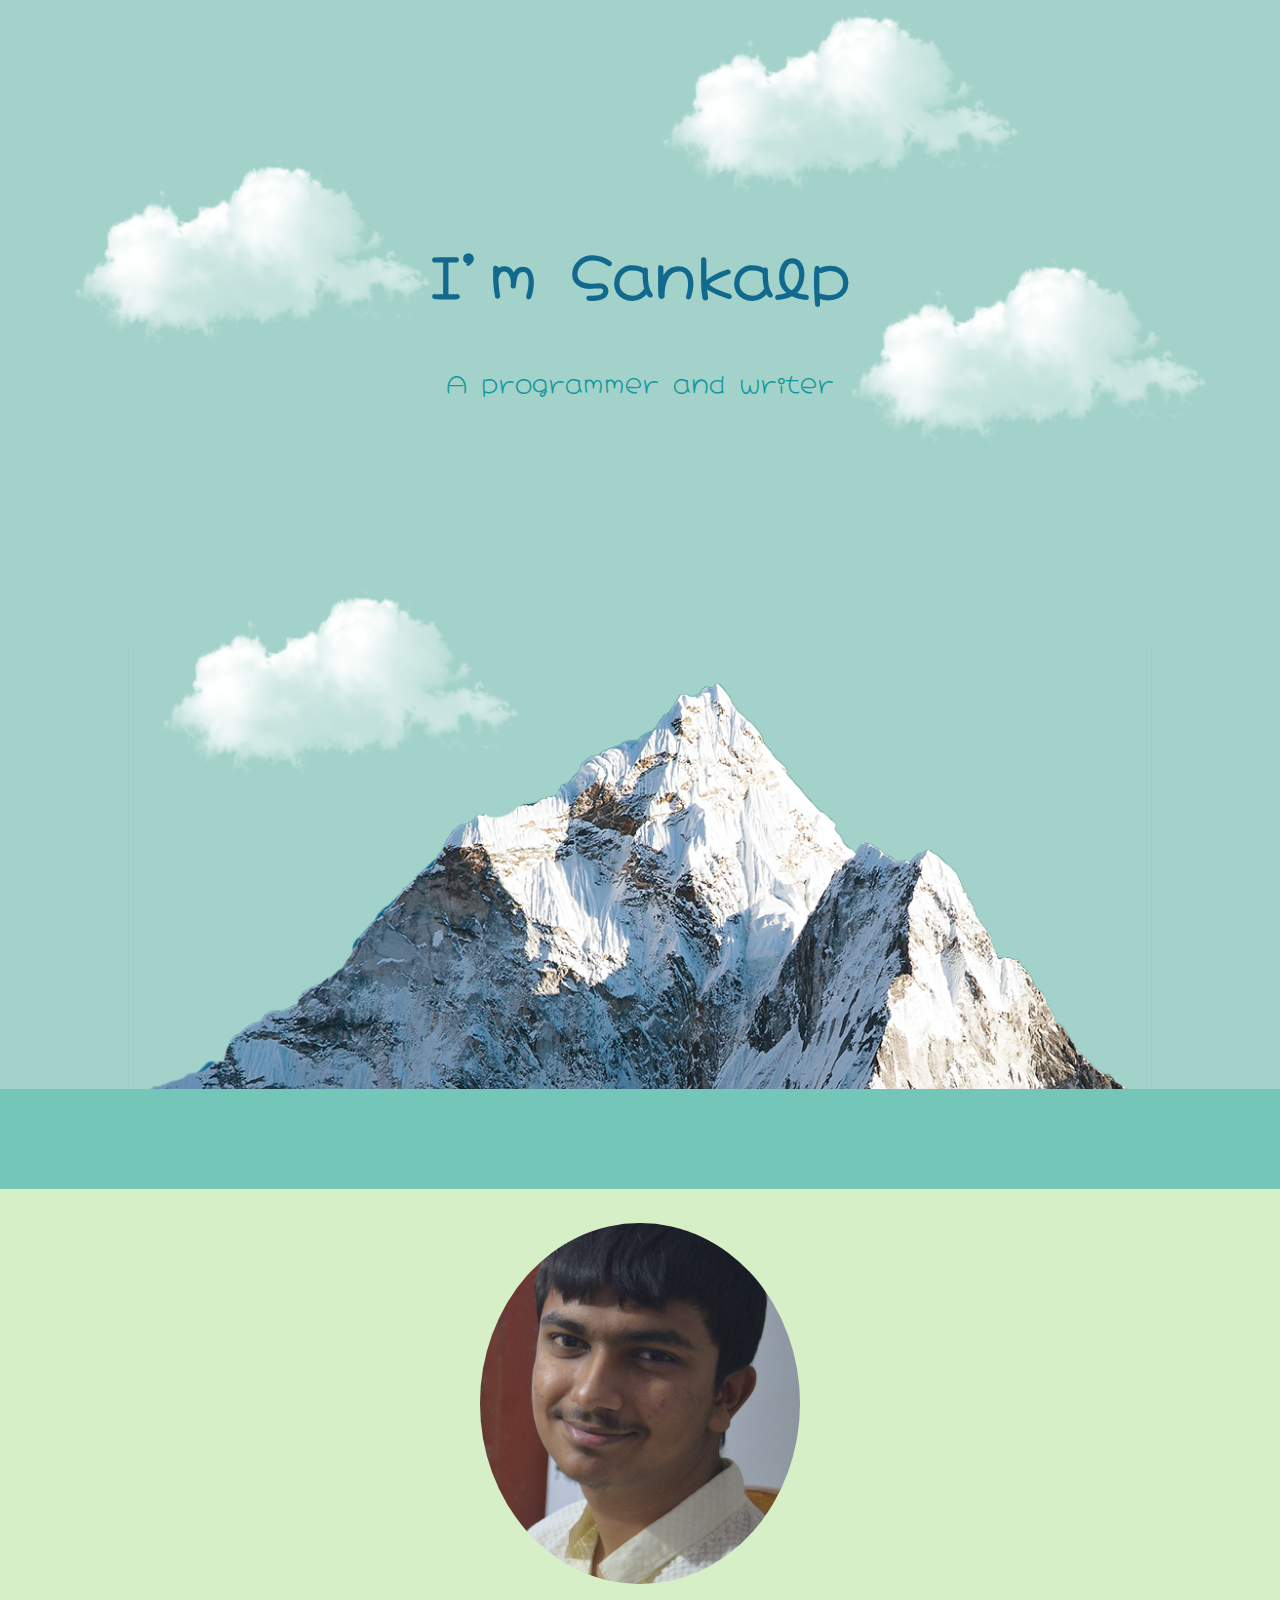
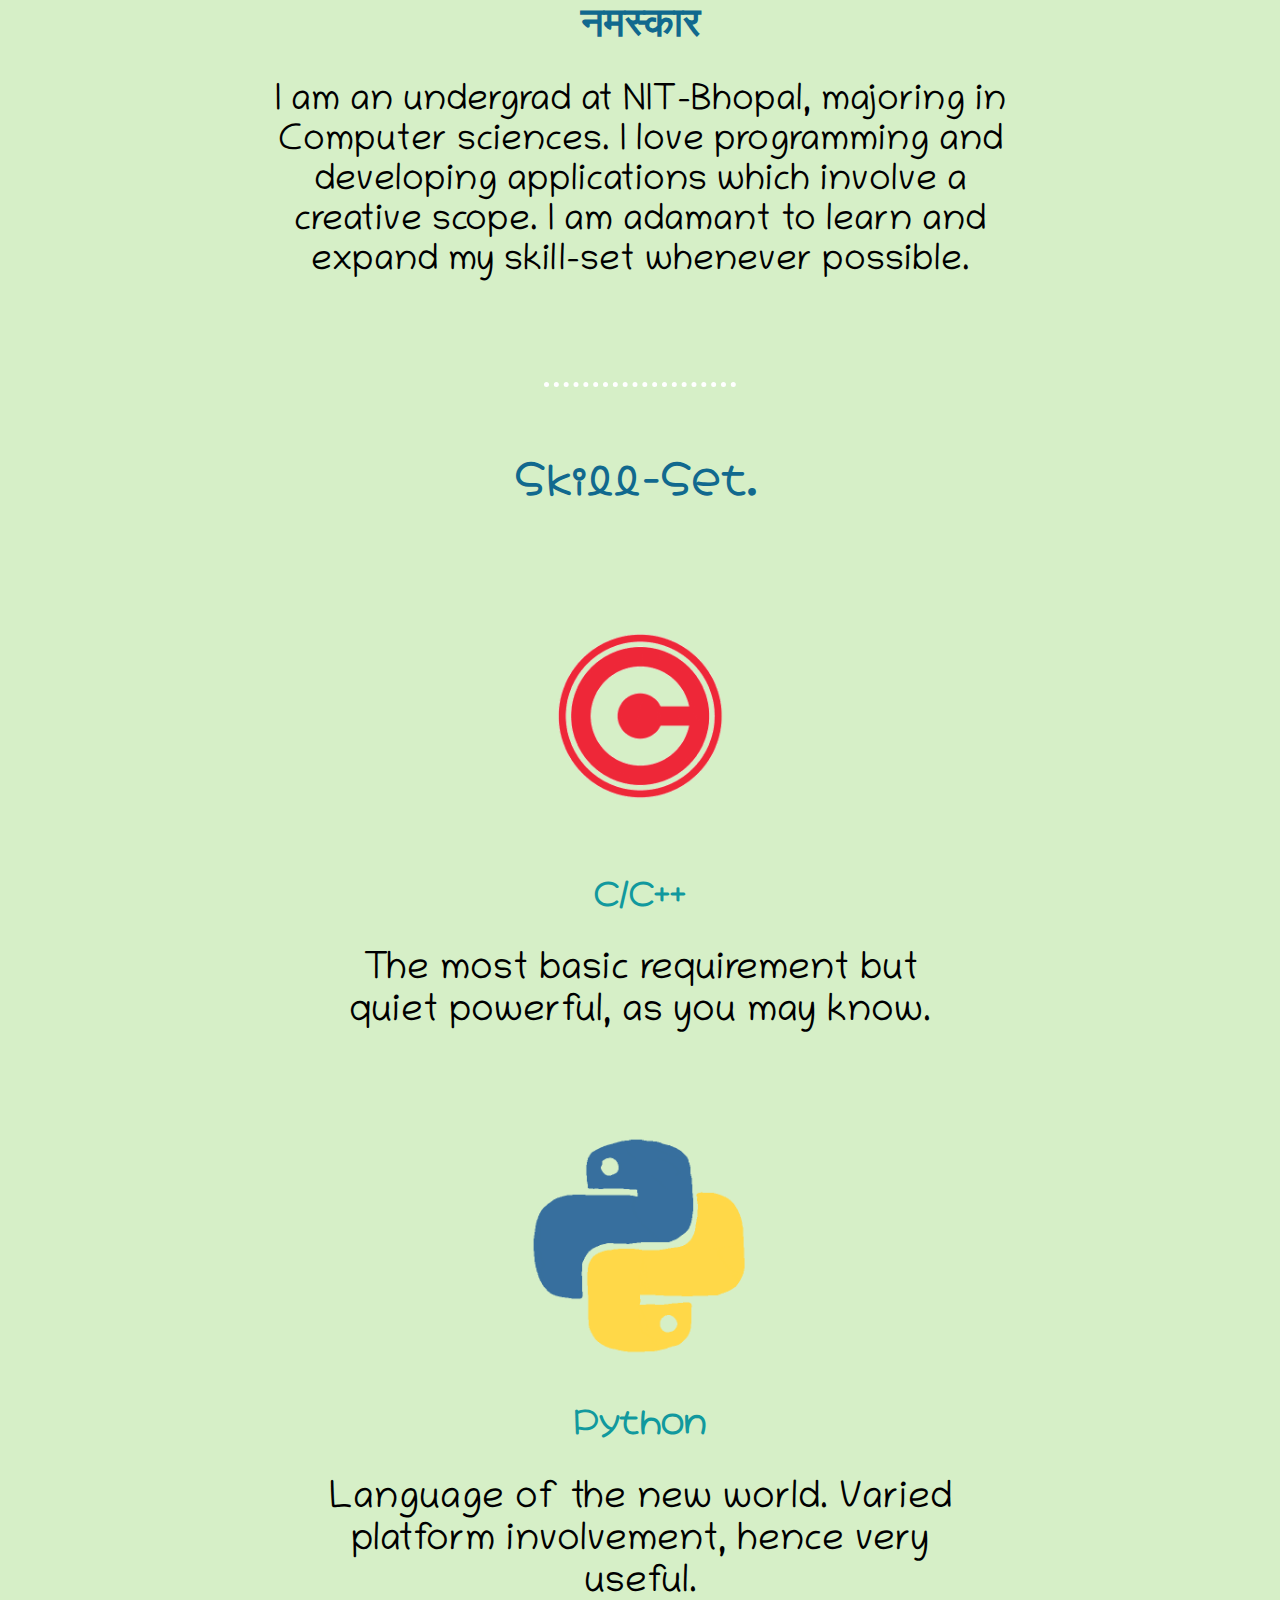
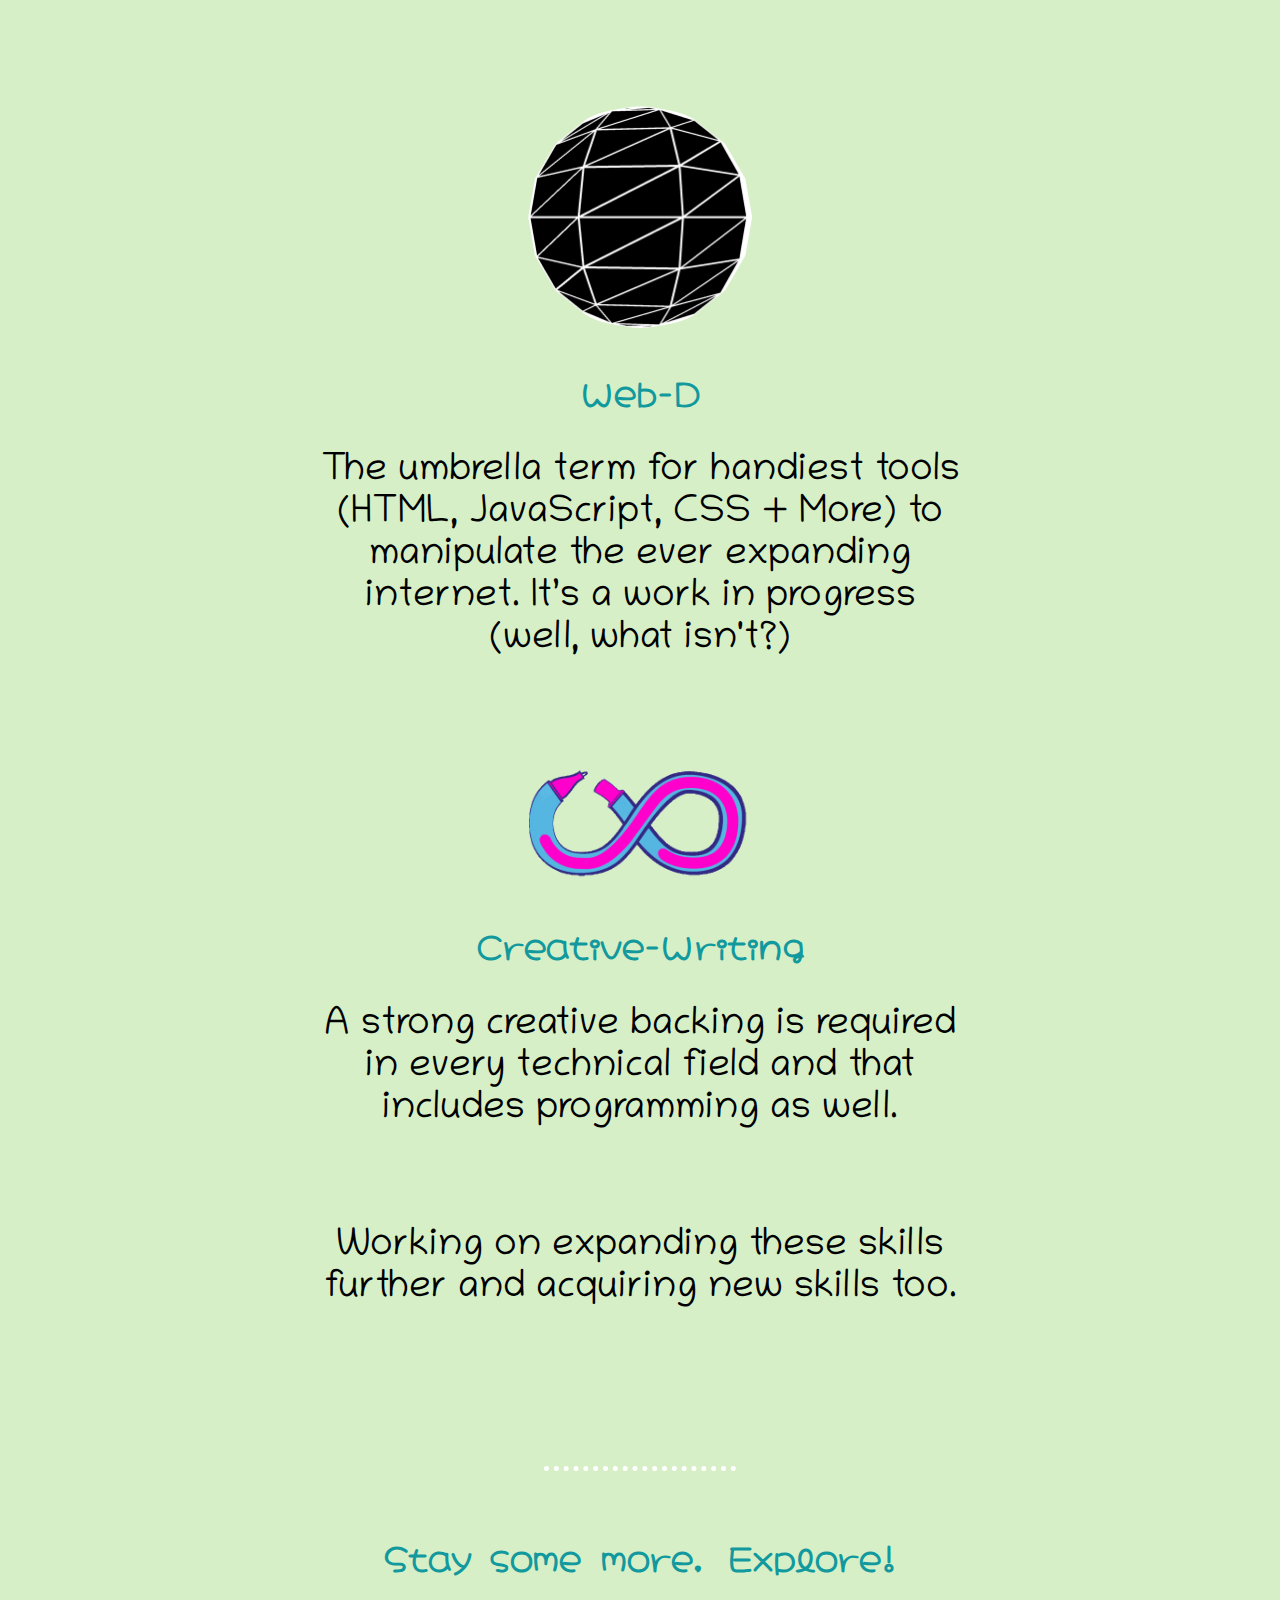
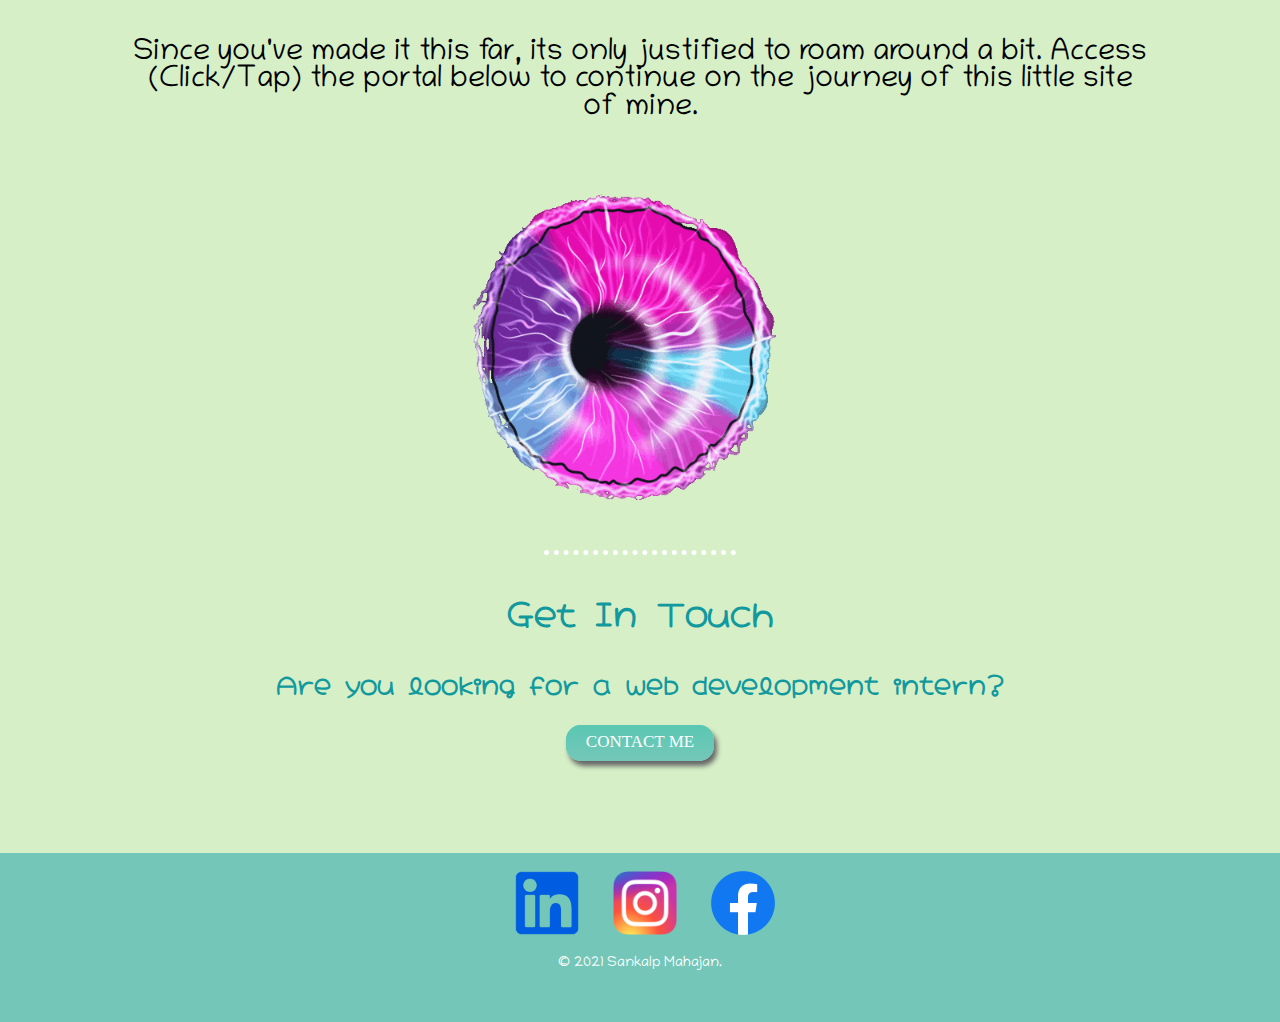
<file: index.html>
﻿<!DOCTYPE html>
<html lang="en" dir="ltr">

<head>
  <meta charset="utf-8">
  <title>Sankalp's Site</title>
  <link rel="stylesheet" href="css/styles.css">
  <link rel="icon" href="favicon.ico">




  <link rel="preconnect" href="https://fonts.gstatic.com">
  <link href="https://fonts.googleapis.com/css2?family=Chilanka&family=Hachi+Maru+Pop&display=swap" rel="stylesheet">

</head>

<body>

  <div class="top-container">



    <img id="cloud1" width=30% src="images/cloud.png" alt="cloud">
    <img id="cloud2" width=30% src="images/cloud.png" alt="cloud">
    <img id="cloud4" width=30% src="images/cloud.png" alt="cloud">
    <h1 id="mainhead"> I'm Sankalp </h1>
    <h4 class="subtitle">A programmer and writer</h4>

    <img id="cloud3" width=30% src="images/cloud.png" alt="cloud">
    <img width=80% src="images/supraka.png" alt="Mountain">

  </div>

  <div class="ribbon">


  </div>

  <div class="middle-container">
    <div class="profile">
      <img class="faceimg" src="images/face.JPG" alt="">


      <h2 margin-top: 0 style="margin-top: 0px">नमस्कार</h2>
      <p id="infoface">I am an undergrad at NIT-Bhopal, majoring in Computer sciences. I love programming and developing applications which involve a creative scope. I am adamant to learn and expand my skill-set whenever possible. </p>
    </div>
    <hr>
    <div class="skills">
      <br>
      <h2>Skill-Set.</h2>
      <div class="skill-row">
        <img class="cimg" src="images/C.gif" alt="">
        <h3>C/C++</h3>
        <p class="def-para">The most basic requirement but quiet powerful, as you may know.</p>
      </div>
      <div class="skill-row">
        <img class="pythonimg" src="images/python.gif" alt="">
        <h3>Python</h3>
        <p class="def-para">Language of the new world. Varied platform involvement, hence very useful.</p>
      </div>
      <div class="skill-row">
        <img class="webimg" src="images/webd.gif" alt="">
        <h3>Web-D</h3>
        <p class="def-para">The umbrella term for handiest tools (HTML, JavaScript, CSS + More) to manipulate the ever expanding internet. It’s a work in progress (well, what isn't?)</p>
      </div>
      <div class="skill-row">
        <img class="writeimg" src="images/write.gif" alt="">
        <h3>Creative-Writing</h3>
        <p class="def-para">A strong creative backing is required in every technical field and that includes programming as well.</p>
        <br>
        <p class="def-para">Working on expanding these skills further and acquiring new skills too.</p>
        <br>
      </div>
    </div>
    <hr>
    <div class="last-container">
      <h3 class="ukama">Stay some more, Explore!</h3>

      <p id="changer-para">Since you've made it this far, its only justified to roam around a bit. Access (Click/Tap) the portal below to continue on the journey of this little site of mine.</p>
      <a href="crossroads.html"><img class="portal" src="images/portal.gif" alt="portal"></a>
    </div>
    <hr>
    <div class="contact-me">
      <h3>Get In Touch</h3>
      <h4>Are you looking for a web development intern?</h4>
      <p></p>
      <a class="btn" href="mailto:sankalpmahajan121@gmail.com">CONTACT ME</a>
      <br>
    </div>
  </div>


  <div class="bottom-container">
    <br>
    <a class="footer-link" href="https://in.linkedin.com/in/sankalp-mahajan-31408a204?trk=people-guest_people_search-card"><img class="contact-images" src="images/linkedin.png" alt="linkedin"></a>
    <a class="footer-link" href="https://z-p42.www.instagram.com/snklp1/"><img class="contact-images" src="images/insta.png" alt="instagram"></a>
    <a class="footer-link" href="https://www.facebook.com/sankalp.mahajan.104"><img class="contact-images" src="images/fb.png" alt="facebook"></a>
    <p class="copyr">© 2021 Sankalp Mahajan.</p>
    <br><br>
  </div>




</body>

</html>
</file>
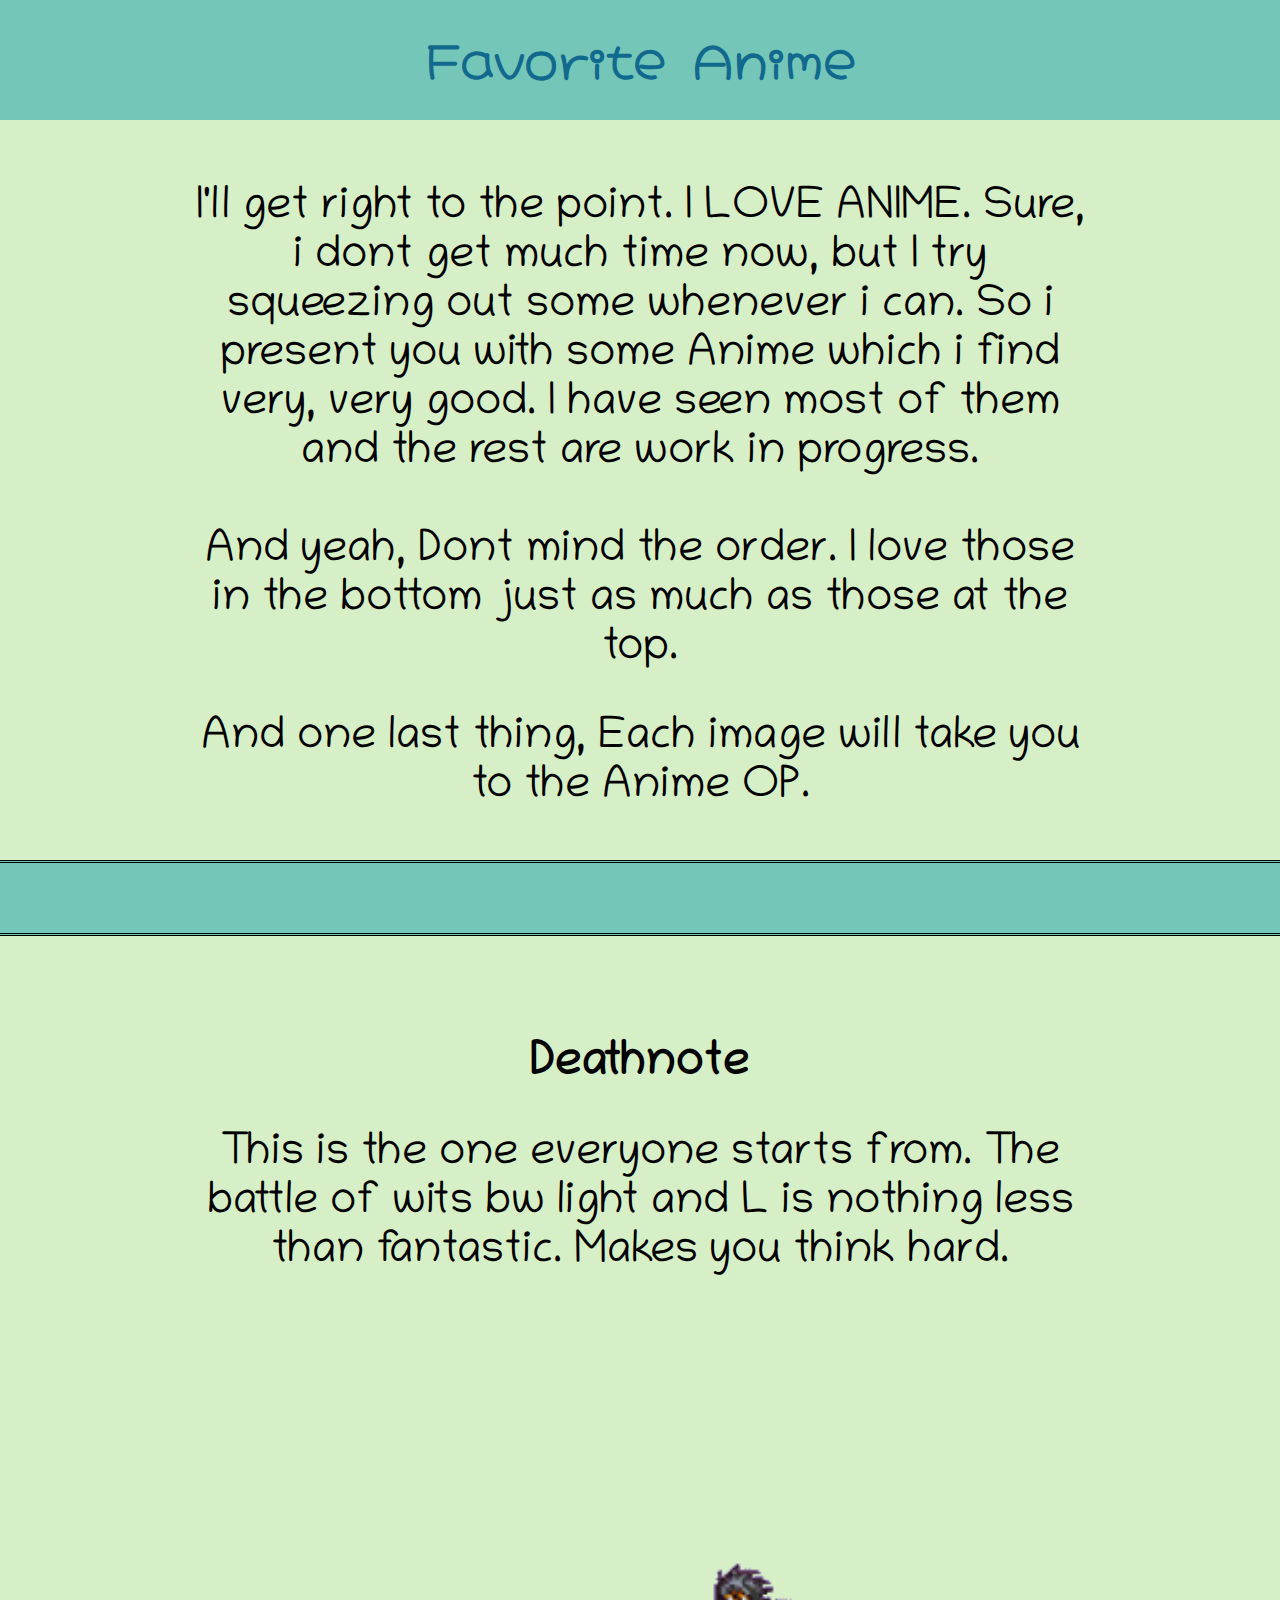
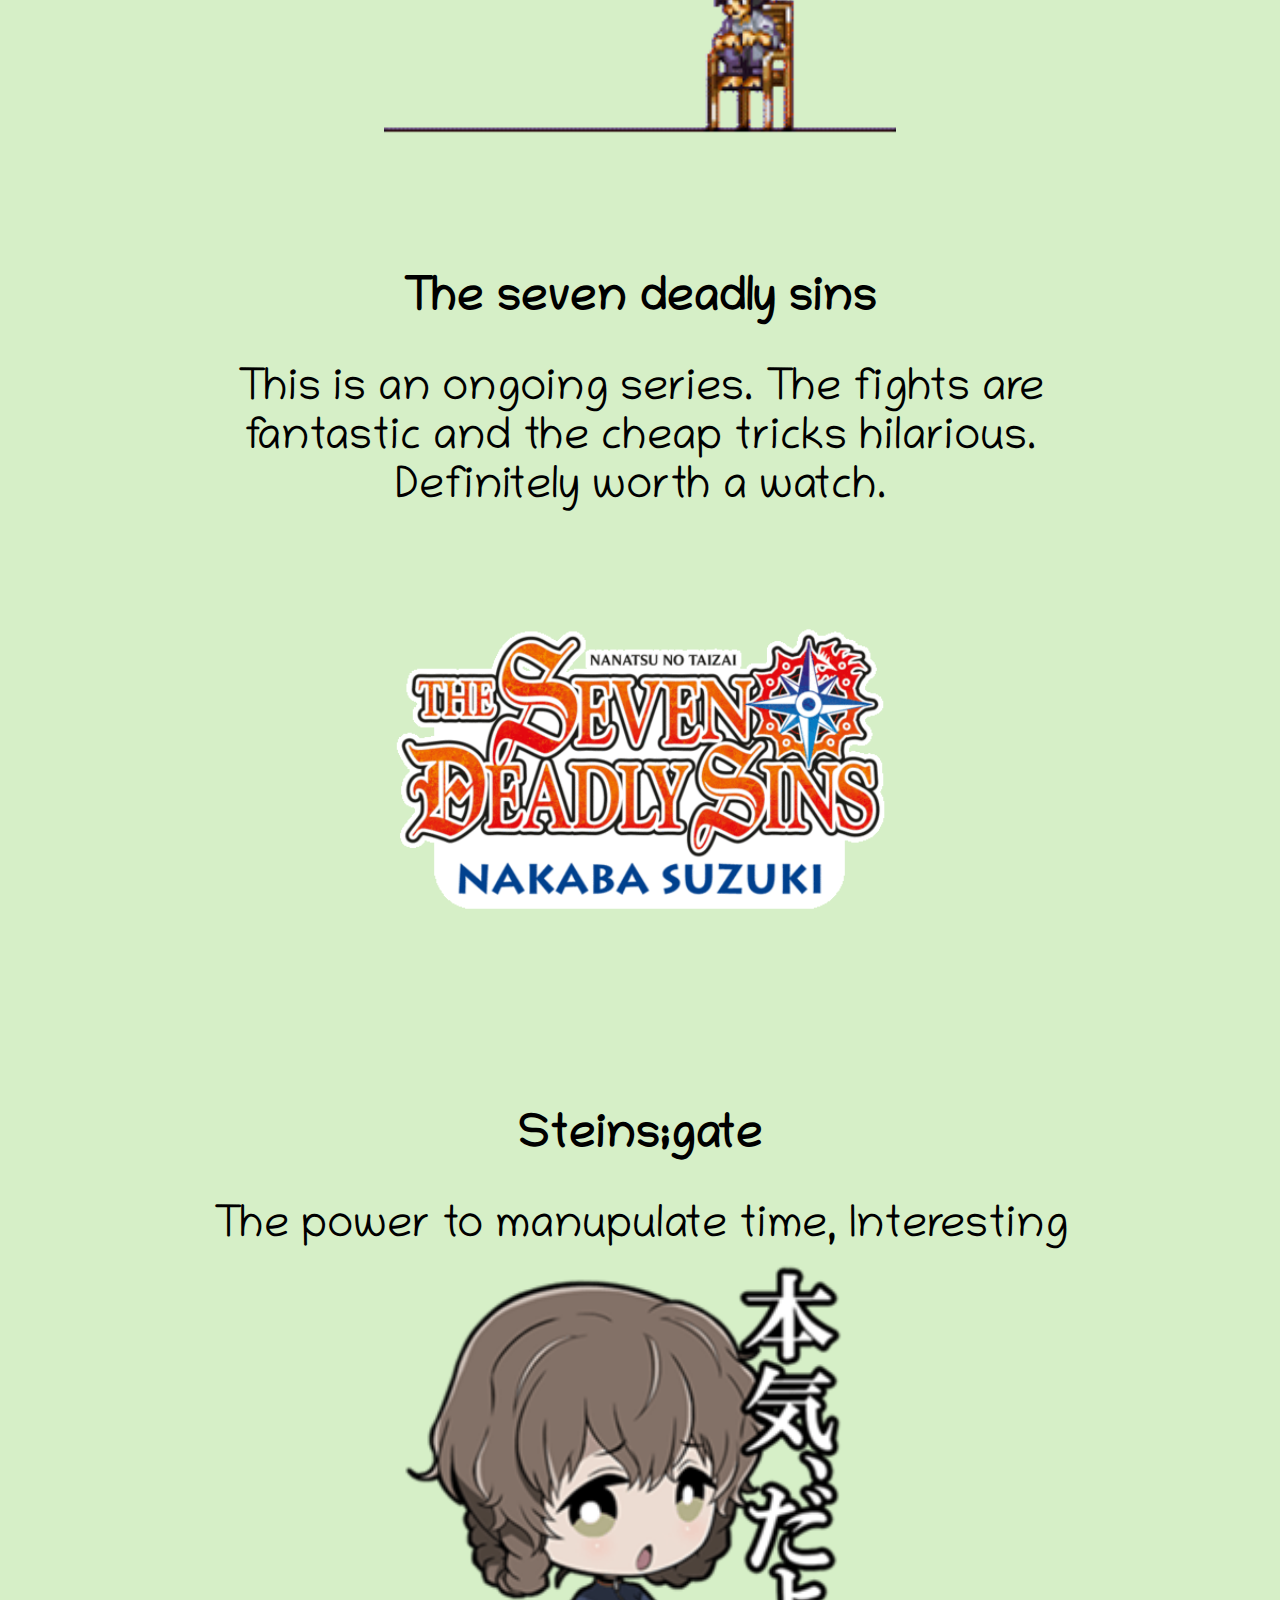
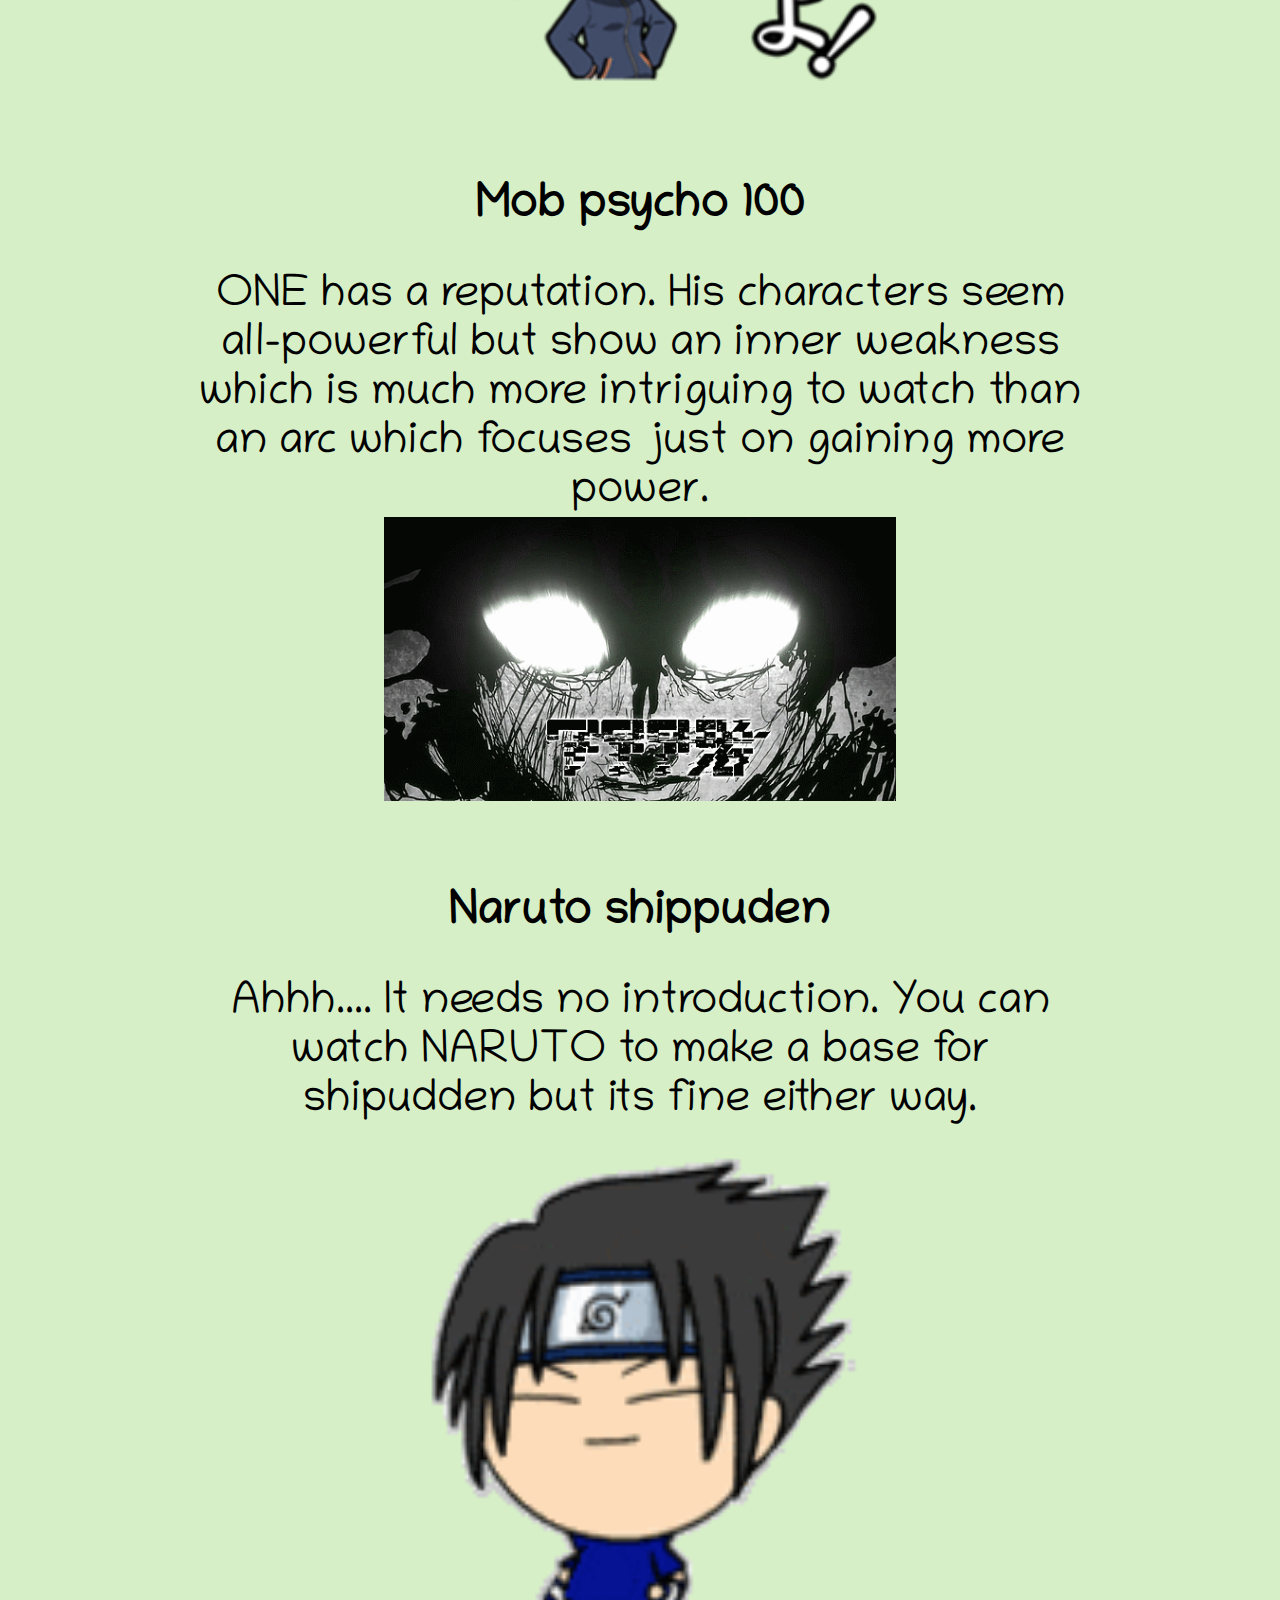
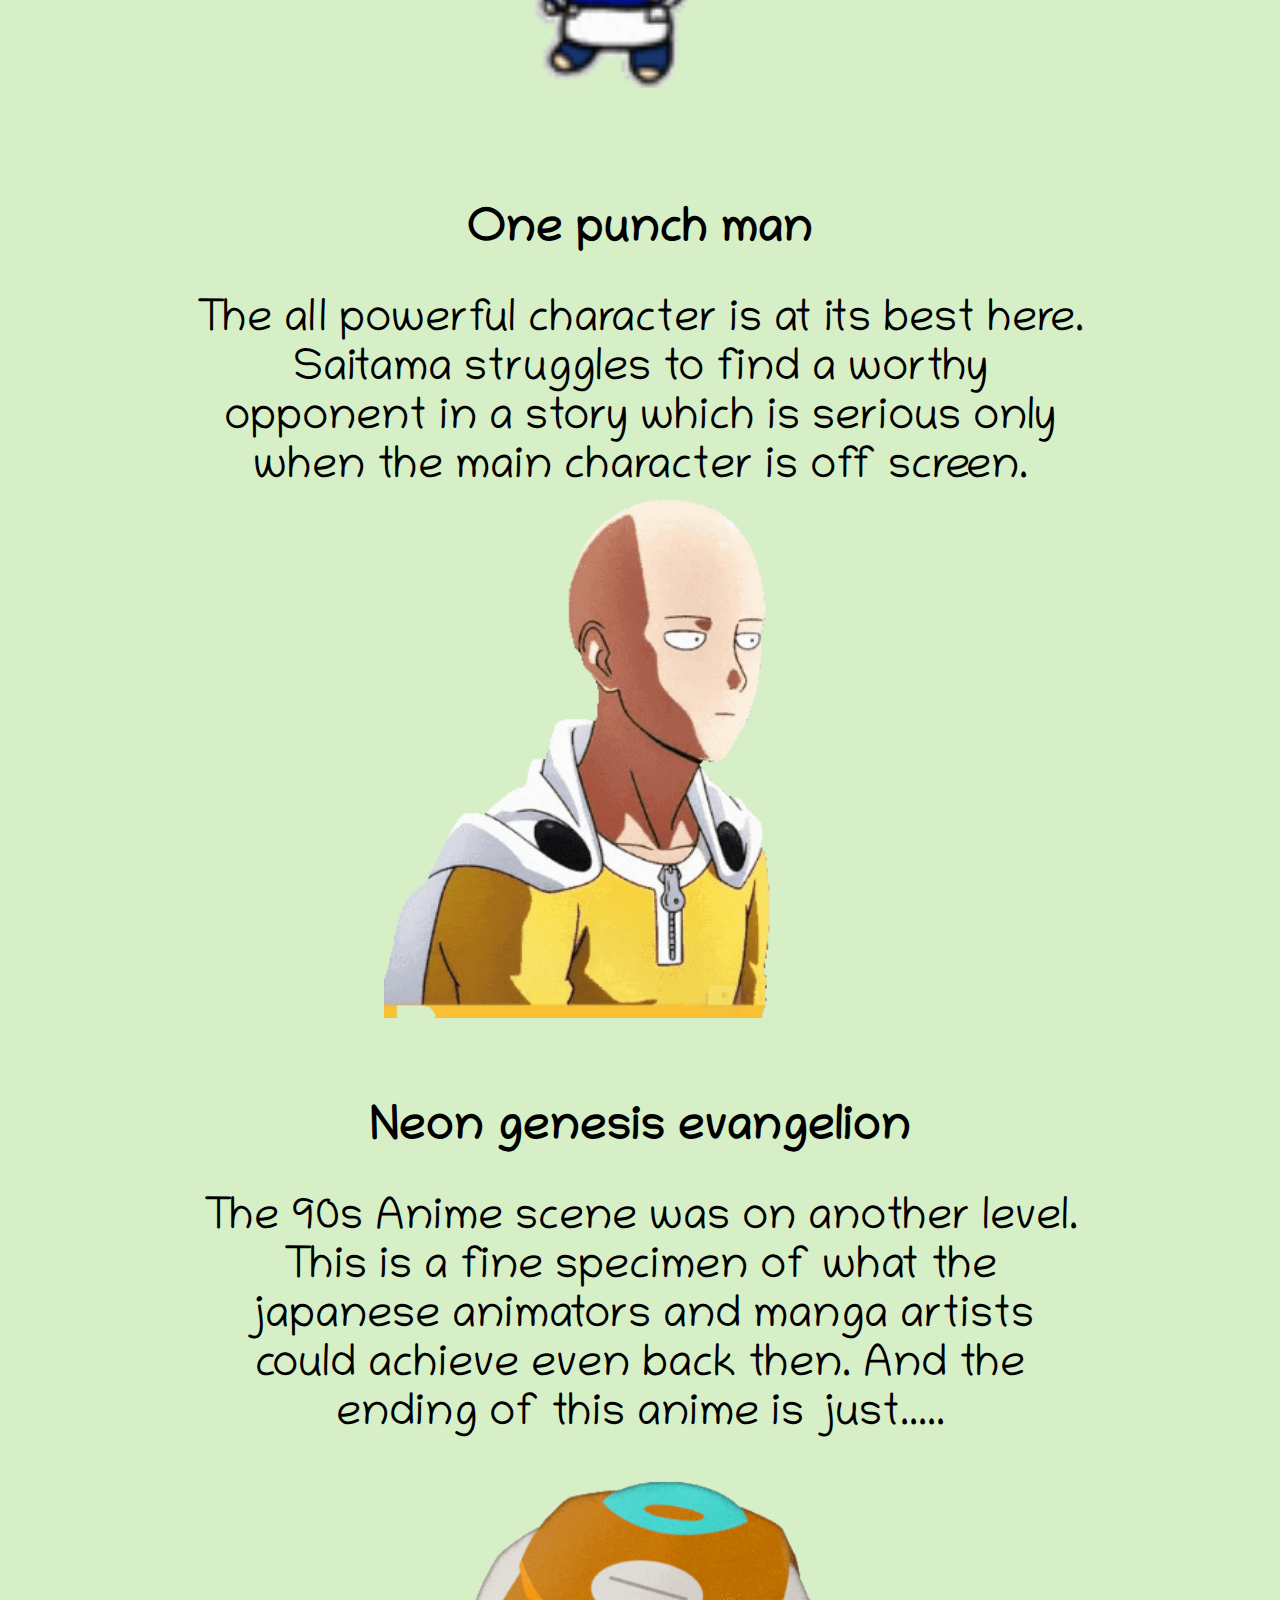
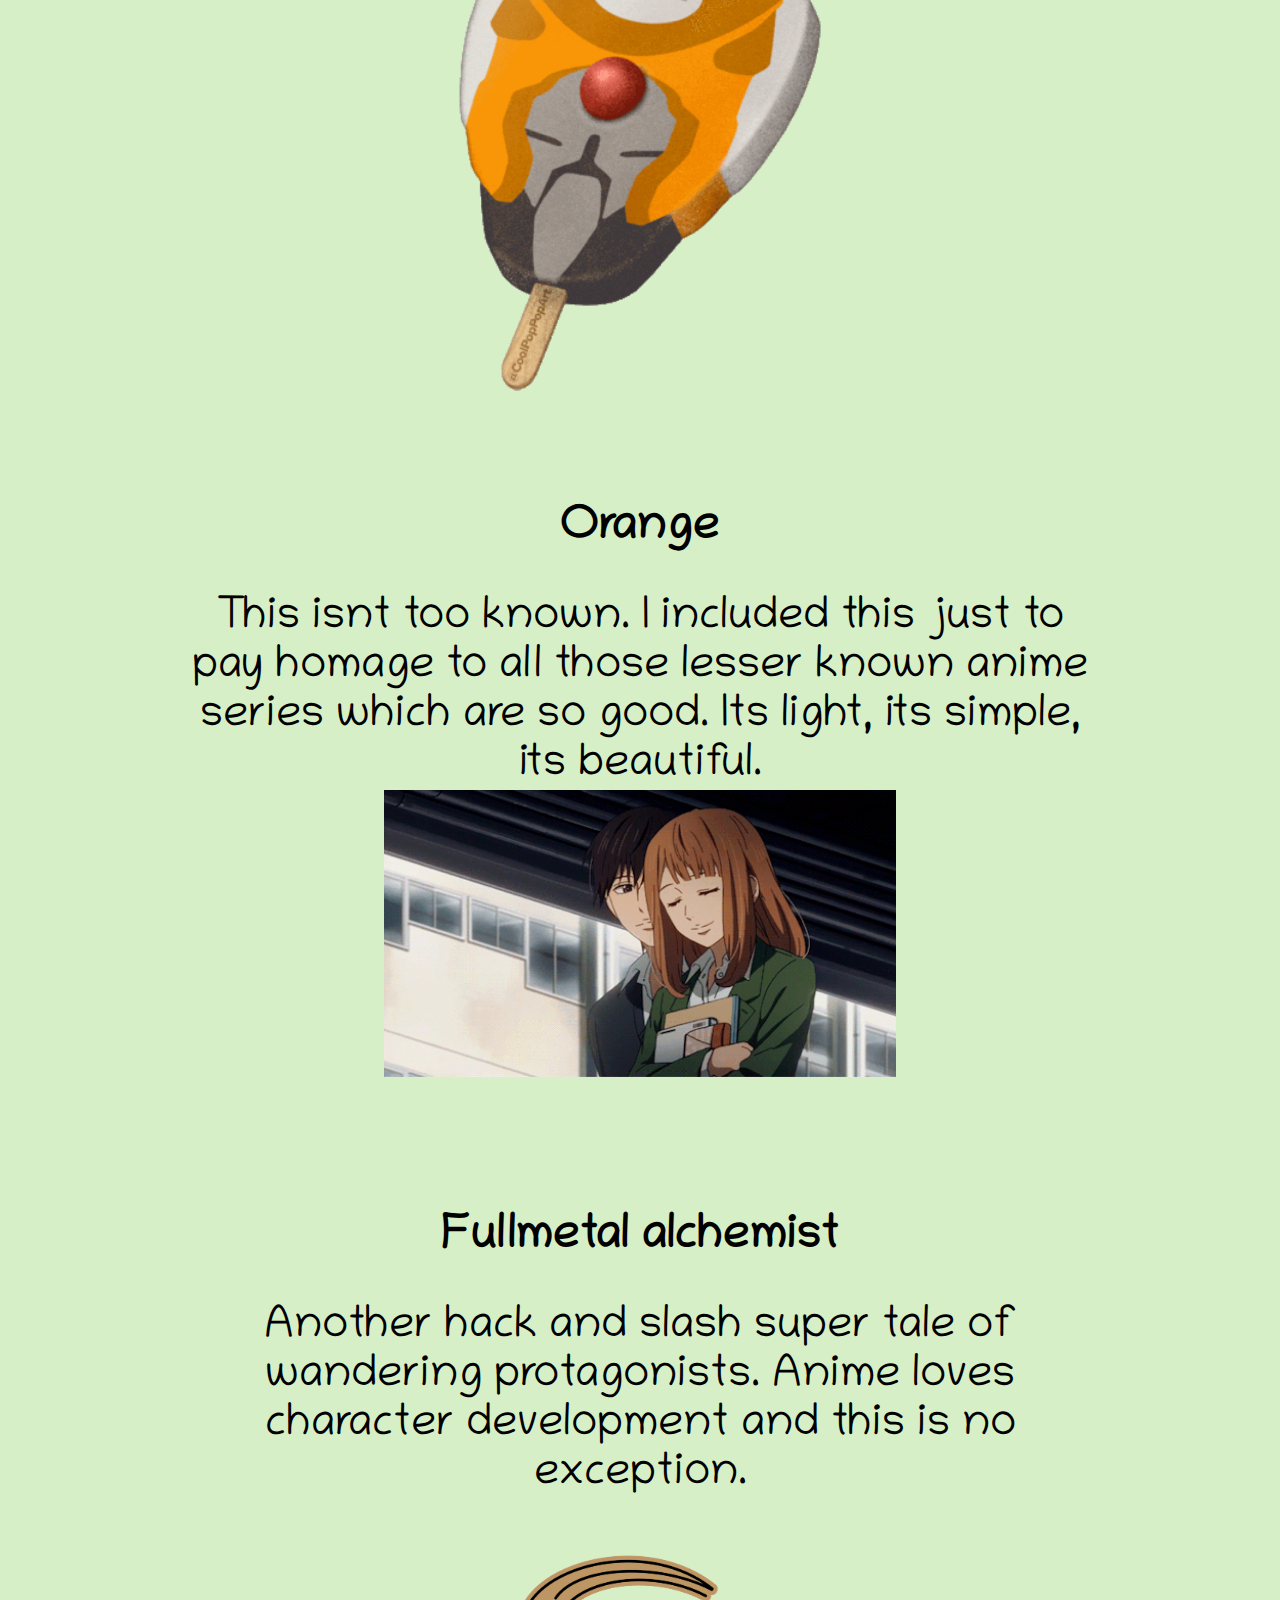
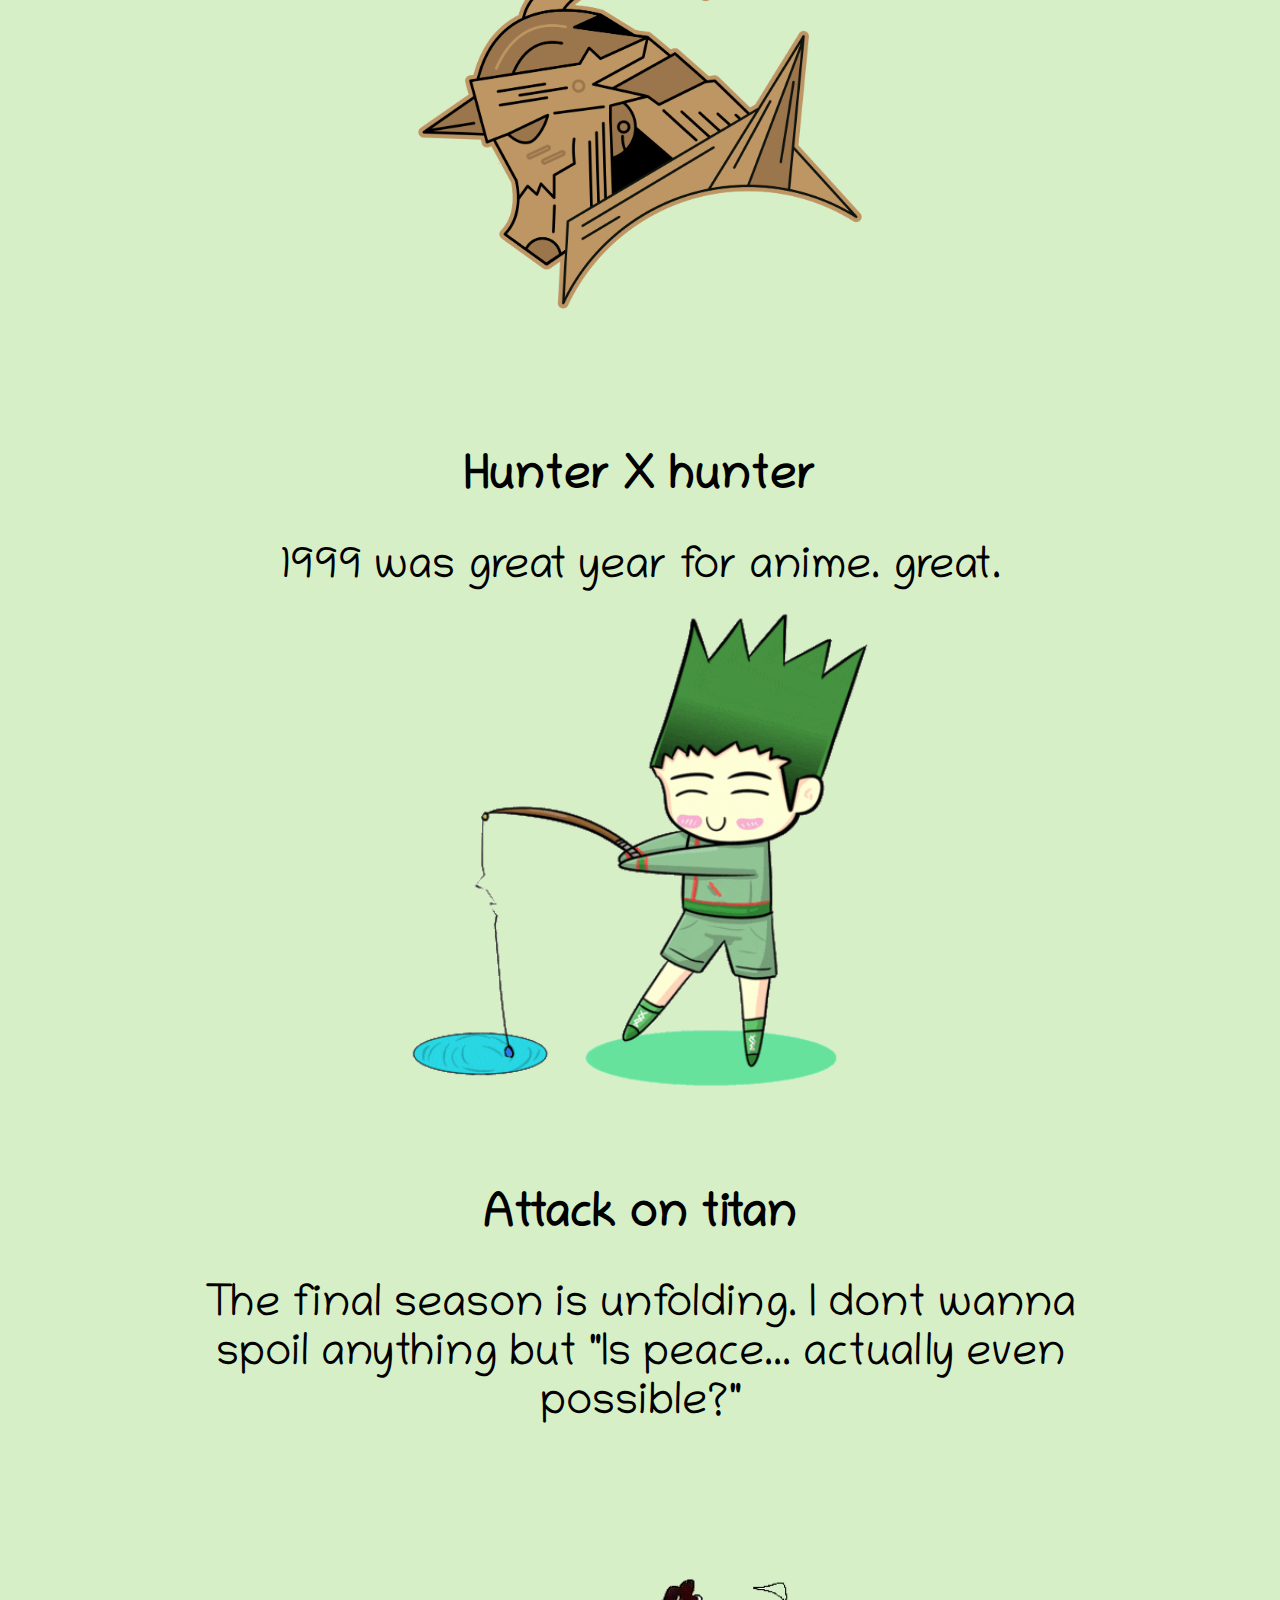
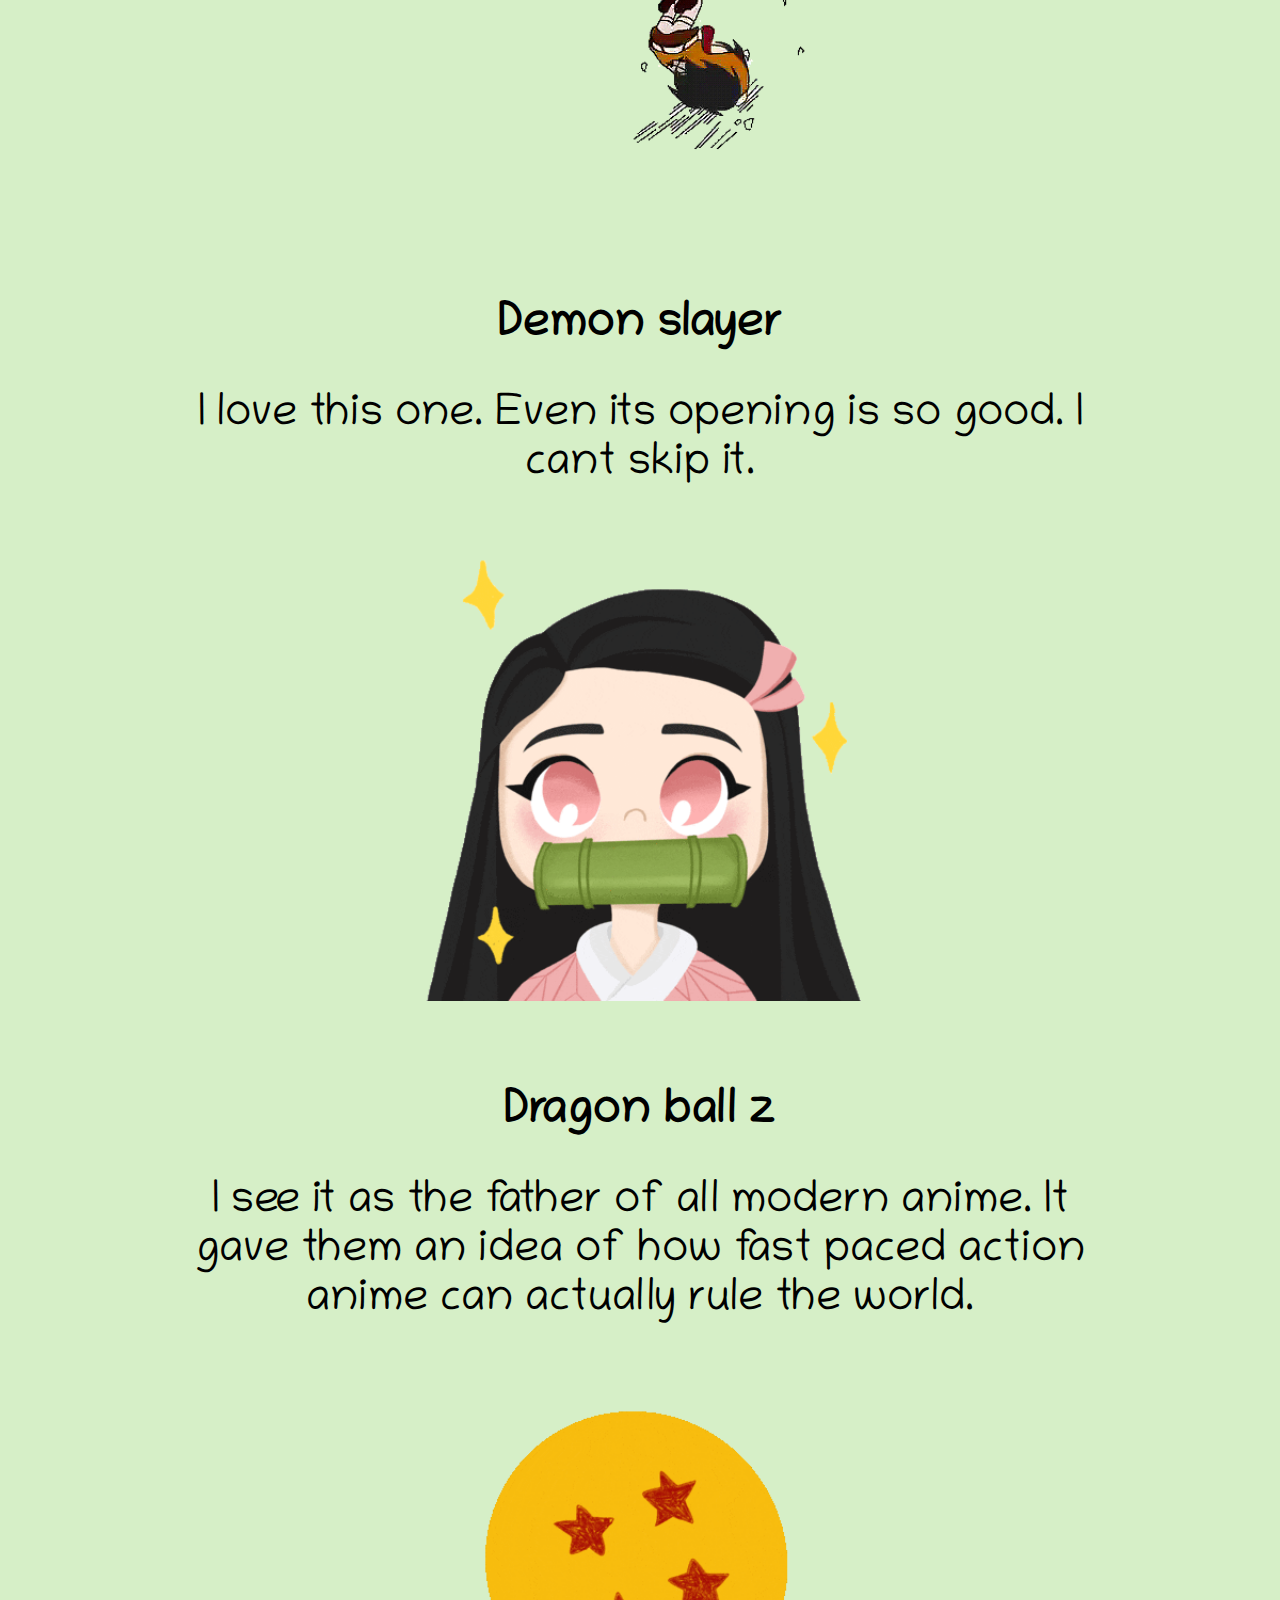
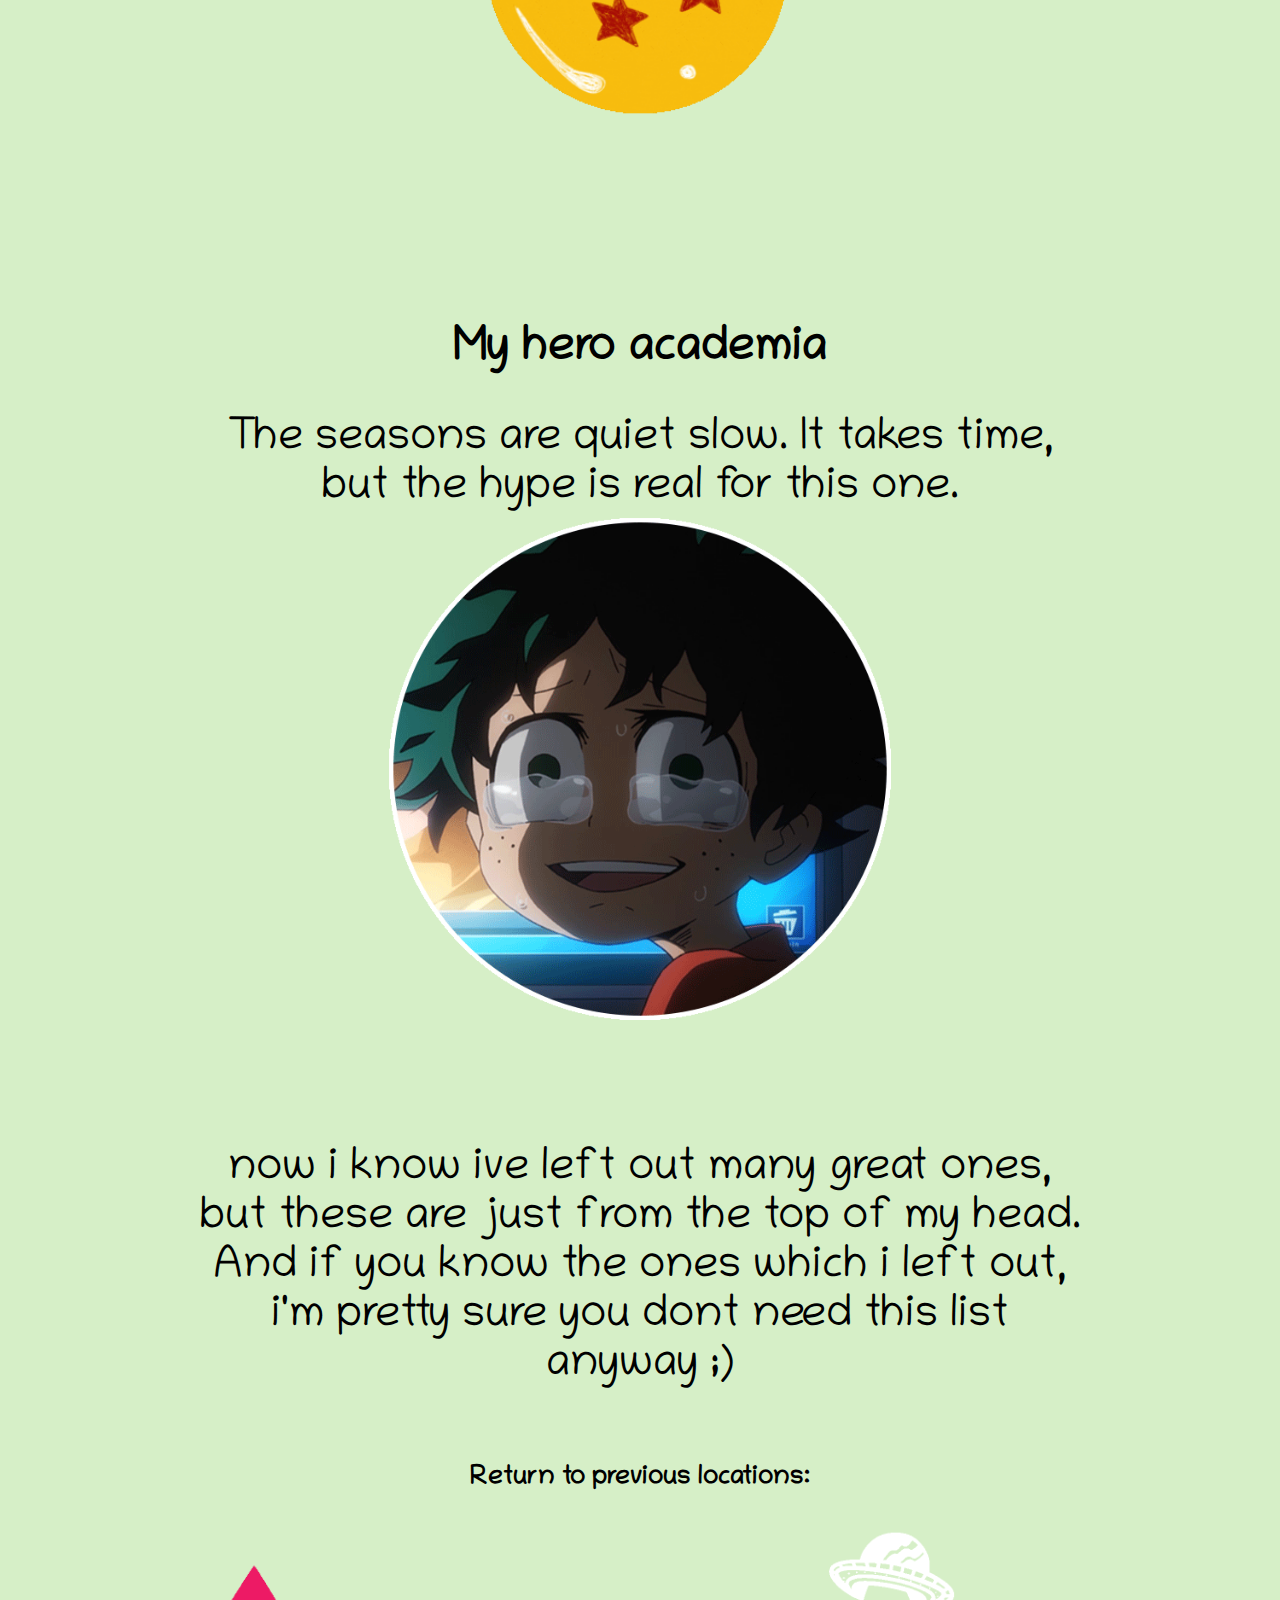
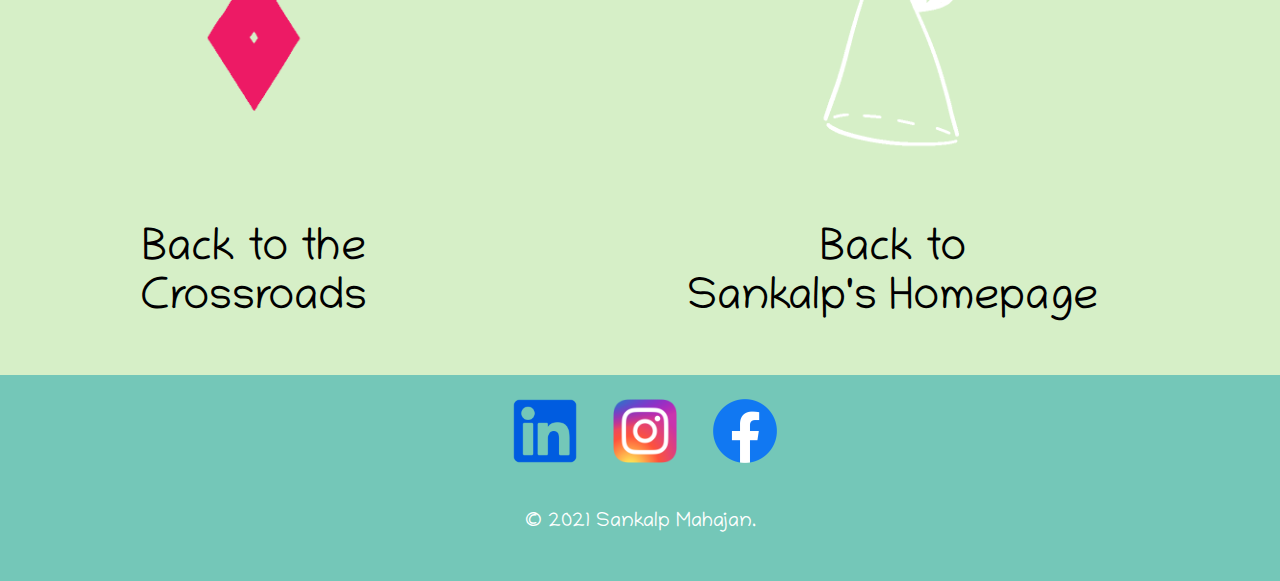
<file: Anime.html>
﻿<!DOCTYPE html>
<html lang="en" dir="ltr">
  <head>
    <meta charset="utf-8">
    <title>Sankalp's F Anime</title>
    <link rel="icon" href="favicon.ico">
    <link rel="stylesheet" href="css/menu-styles.css">
    <link rel="preconnect" href="https://fonts.gstatic.com">
    <link href="https://fonts.googleapis.com/css2?family=Chilanka&family=Hachi+Maru+Pop&display=swap" rel="stylesheet">
  </head>
  <body>
    <div class="top-head">
      <br>
      <h1 id="mainhead">Favorite Anime</h1>
    </div>
    <br>
    <p>I'll get right to the point. I LOVE ANIME. Sure, i dont get much time now, but I try squeezing out some whenever i can. So i present you with some Anime which i find very, very good. I have seen most of them and the rest are work in progress.<br><br> And yeah, Dont mind the order. I love those in the bottom just as much as those at the top.</p>

    <p>And one last thing, Each image will take you to the Anime OP.</p>
    <br>
    <br>
    <div id="ribbon-crossroad">
    </div>
    <br>

    <div class="anime-subs">

    <h5 class="anime-heading">Deathnote</h5>
    <p class="animme-para">This is the one everyone starts from. The battle of wits bw light and L is nothing less than fantastic. Makes you think hard.</p>
  <a href="https://www.youtube.com/watch?v=8QE9cmfxx4s"><img class="anime-image" src="images/dthn.gif" alt=""></a>
    </div>

    <div class="anime-subs">

    <h5 class="anime-heading">The seven deadly sins</h5>
    <p class="animme-para">This is an ongoing series. The fights are fantastic and the cheap tricks hilarious. Definitely worth a watch.</p>
  <a href="https://www.youtube.com/watch?v=m6RspaT9w0Y"><img class="anime-image" src="images/7ds.gif" alt=""></a>
    </div>

    <div class="anime-subs">

    <h5 class="anime-heading">Steins;gate</h5>
    <p class="animme-para">The power to manupulate time, Interesting</p>
  <a href="https://www.youtube.com/watch?v=dd7BILZcYAY"><img class="anime-image" src="images/steins.png" alt=""></a>
    </div>

    <div class="anime-subs">

    <h5 class="anime-heading">Mob psycho 100</h5>
    <p class="animme-para">ONE has a reputation. His characters seem all-powerful but show an inner weakness which is much more intriguing to watch than an arc which focuses just on gaining more power.</p>
    <a href="https://www.youtube.com/watch?v=M4uCRncR3_w"><img class="anime-image" src="images/mob2.gif" alt=""></a>
    </div>

    <div class="anime-subs">

    <h5 class="anime-heading">Naruto shippuden</h5>
    <p class="animme-para">Ahhh.... It needs no introduction. You can watch NARUTO to make a base for shipudden but its fine either way.</p>
  <a href="https://www.youtube.com/watch?v=yX6znL10q5g&list=LLRGJjuTDAHxhdLoBf6C9B2Q&index=68"><img class="anime-image" src="images/naruto.gif" alt=""></a>
    </div>

    <div class="anime-subs">

    <h5 class="anime-heading">One punch man</h5>
    <p class="animme-para">The all powerful character is at its best here. Saitama struggles to find a worthy opponent in a story which is serious only when the main character is off screen.</p>
  <a href="https://www.youtube.com/watch?v=atxYe-nOa9w"><img class="anime-image" src="images/onepunch.gif" alt=""></a>
    </div>

    <div class="anime-subs">

    <h5 class="anime-heading">Neon genesis evangelion</h5>
    <p class="animme-para">The 90s Anime scene was on another level. This is a fine specimen of what the japanese animators and manga artists could achieve even back then. And the ending of this anime is just.....</p>
    <a href="https://www.youtube.com/watch?v=nU21rCWkuJw"><img class="anime-image" src="images/neongenesis.gif" alt=""></a>
    </div>

    <div class="anime-subs">

    <h5 class="anime-heading">Orange</h5>
    <p class="animme-para">This isnt too known. I included this just to pay homage to all those lesser known anime series which are so good. Its light, its simple, its beautiful.</p>
    <a href="https://www.youtube.com/watch?v=eaAsmolnpZ4"><img class="anime-image" src="images/orange.gif" alt=""></a>
    </div>
    <br><br>

    <div class="anime-subs">
    <h5 class="anime-heading">Fullmetal alchemist</h5>
    <p class="animme-para">Another hack and slash super tale of wandering protagonists. Anime loves character development and this is no exception.</p>
    <a href="https://www.youtube.com/watch?v=ZWRsI6bA8p4"><img class="anime-image" src="images/fma2.gif" alt="Anime"></a>
    </div>

    <div class="anime-subs">
    <h5 class="anime-heading">Hunter X hunter</h5>
    <p class="animme-para">1999 was great year for anime. great.</p>
    <a href="https://www.youtube.com/watch?v=hANaSlH9wpw"><img class="anime-image" src="images/hxh.gif" alt=""></a>
    </div>

    <div class="anime-subs">

    <h5 class="anime-heading">Attack on titan</h5>
    <p class="animme-para">The final season is unfolding. I dont wanna spoil anything but "Is peace... actually even possible?"</p>
    <a href="https://www.youtube.com/watch?v=LKP-vZvjbh8"><img class="anime-image" src="images/aot2.gif" alt=""></a>
    </div>

    <div class="anime-subs">

    <h5 class="anime-heading">Demon slayer</h5>
    <p class="animme-para">I love this one. Even its opening is so good. I cant skip it.</p>
    <a href="https://www.youtube.com/watch?v=pmanD_s7G3U"><img class="anime-image" src="images/demons.gif" alt=""></a>
    </div>

    <div class="anime-subs">

    <h5 class="anime-heading">Dragon ball z</h5>
    <p class="animme-para">I see it as the father of all modern anime. It gave them an idea of how fast paced action anime can actually rule the world. </p>
    <a href="https://www.youtube.com/watch?v=gJCY9IIZBx8"><img class="anime-image" src="images/db1.gif" alt=""></a>
    </div>

    <div class="anime-subs">

    <h5 class="anime-heading">My hero academia</h5>
    <p class="animme-para">The seasons are quiet slow. It takes time, but the hype is real for this one.</p>
    <a href="https://www.youtube.com/watch?v=mGic3vNgl9E"><img class="anime-image" src="images/mha.gif" alt=""></a>
    </div>
    <br><br><br>


    <p> now i know ive left out many great ones, but these are just from the top of my head. And if you know the ones which i left out, i'm pretty sure you dont need this list anyway ;)</p>

<br><br>










    <center>
      <h3>Return to previous locations: </h3>
    <table class="endtable">
      <tr>
        <td><a href="crossroads.html"><img class="end-portal" src="images/portal4.gif" alt=""></a></td>
        <td><a href="index.html"><img class="end-portal" src="images/beam.gif" alt=""></a></td>
      </tr>
      <tr>
<td><br></td><td><br></td>
      </tr>
      <tr>
        <td>Back to the<br>Crossroads</td>
        <td>Back to<br>Sankalp's Homepage</td>
      </tr>
    </table>
    <br><br>
    </center>

    <div class="bottom-container">
      <br>
      <a class="footer-link" href="https://in.linkedin.com/in/sankalp-mahajan-31408a204?trk=people-guest_people_search-card"><img class="contact-images" src="images/linkedin.png" alt="linkedin"></a>
      <a class="footer-link" href="https://z-p42.www.instagram.com/snklp1/"><img class="contact-images" src="images/insta.png" alt="instagram"></a>
      <a class="footer-link" href="https://www.facebook.com/sankalp.mahajan.104"><img class="contact-images" src="images/fb.png" alt="facebook"></a>
      <p class="copyr">© 2021 Sankalp Mahajan.</p>
      <br><br>
    </div>

  </body>
</html>
</file>
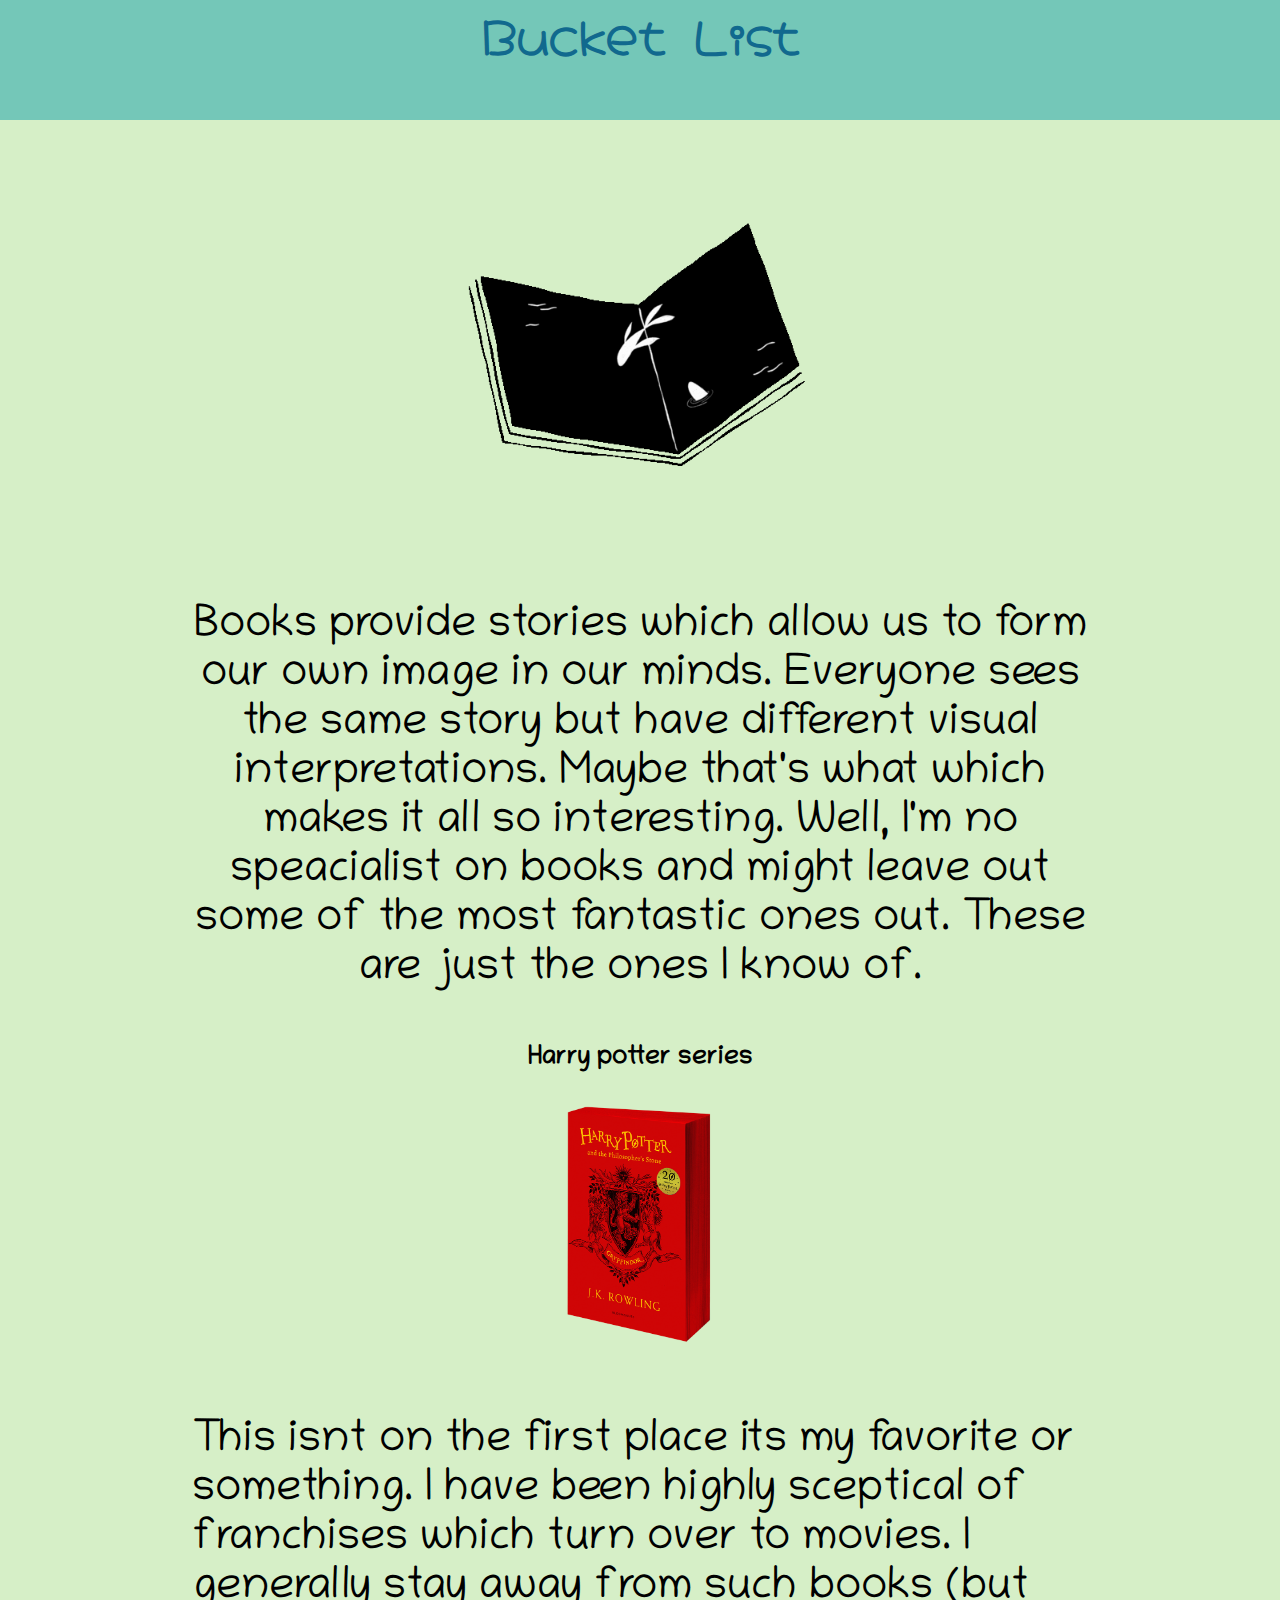
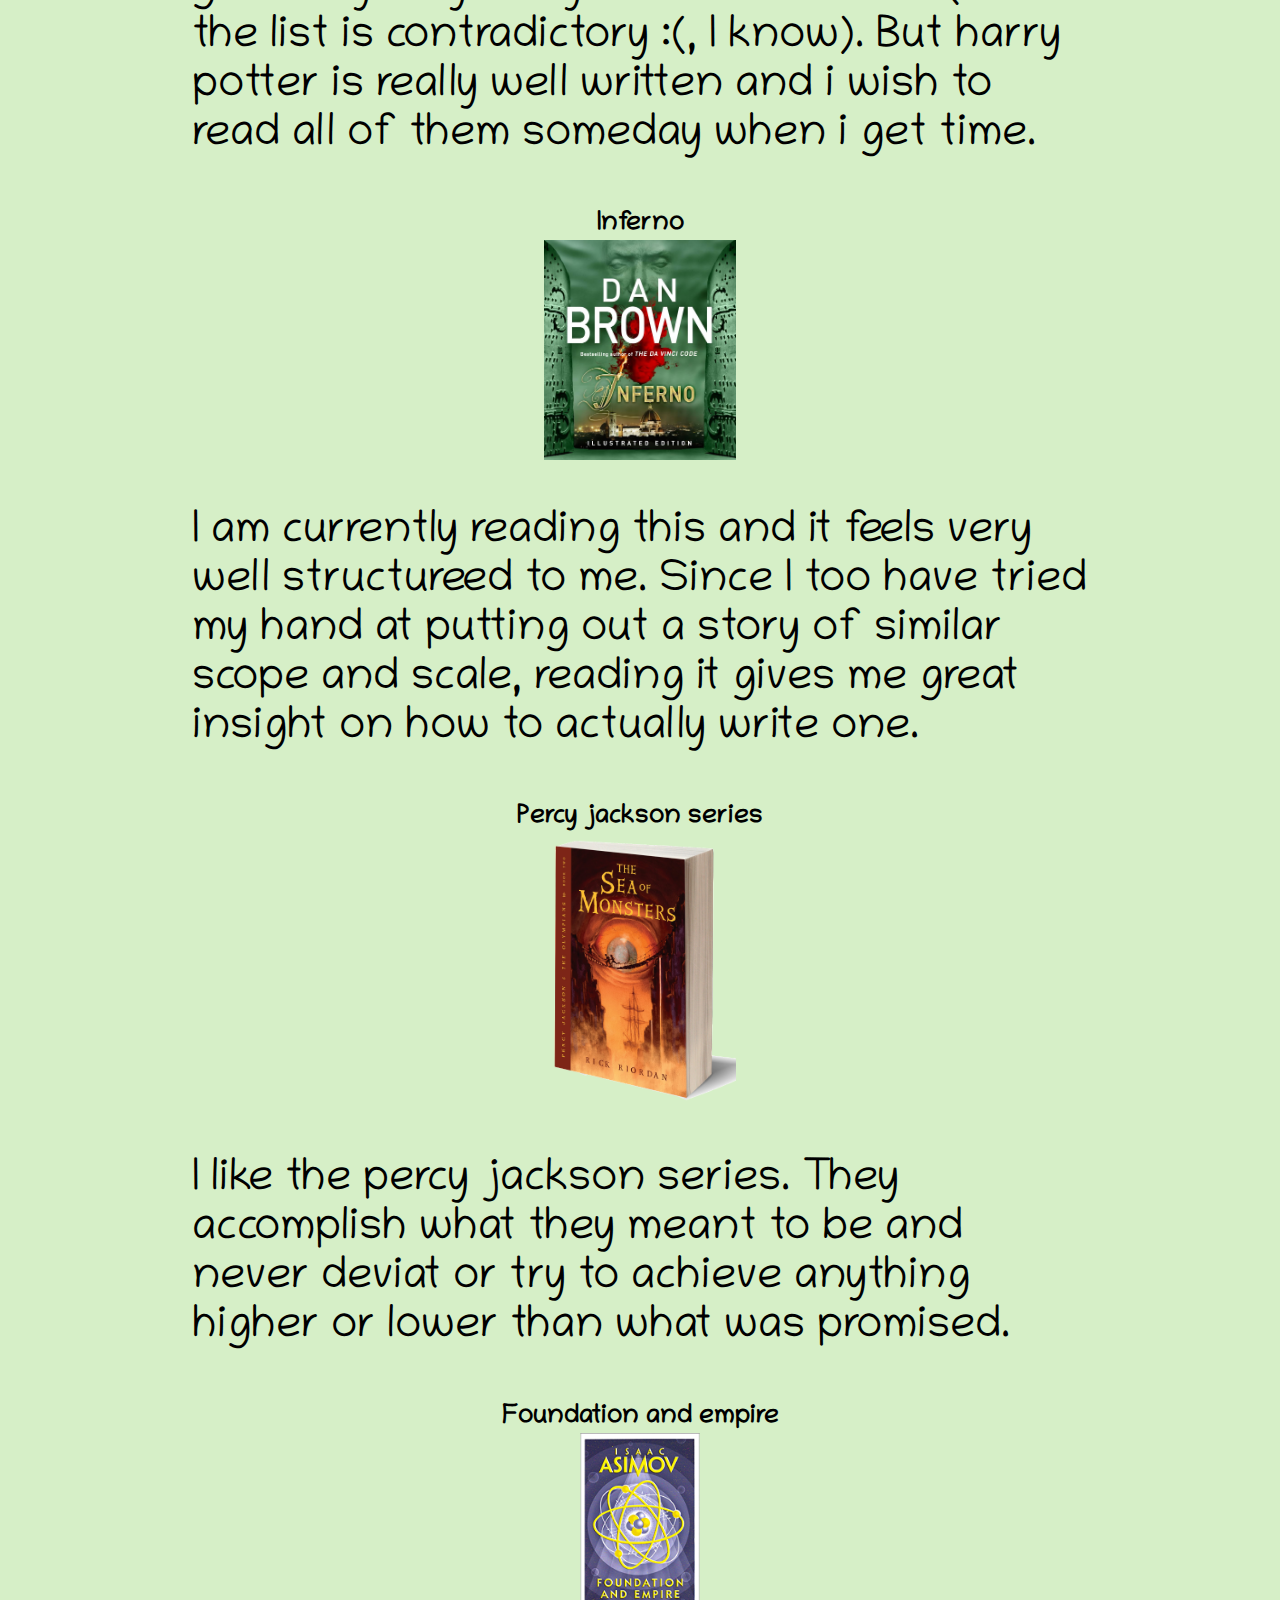
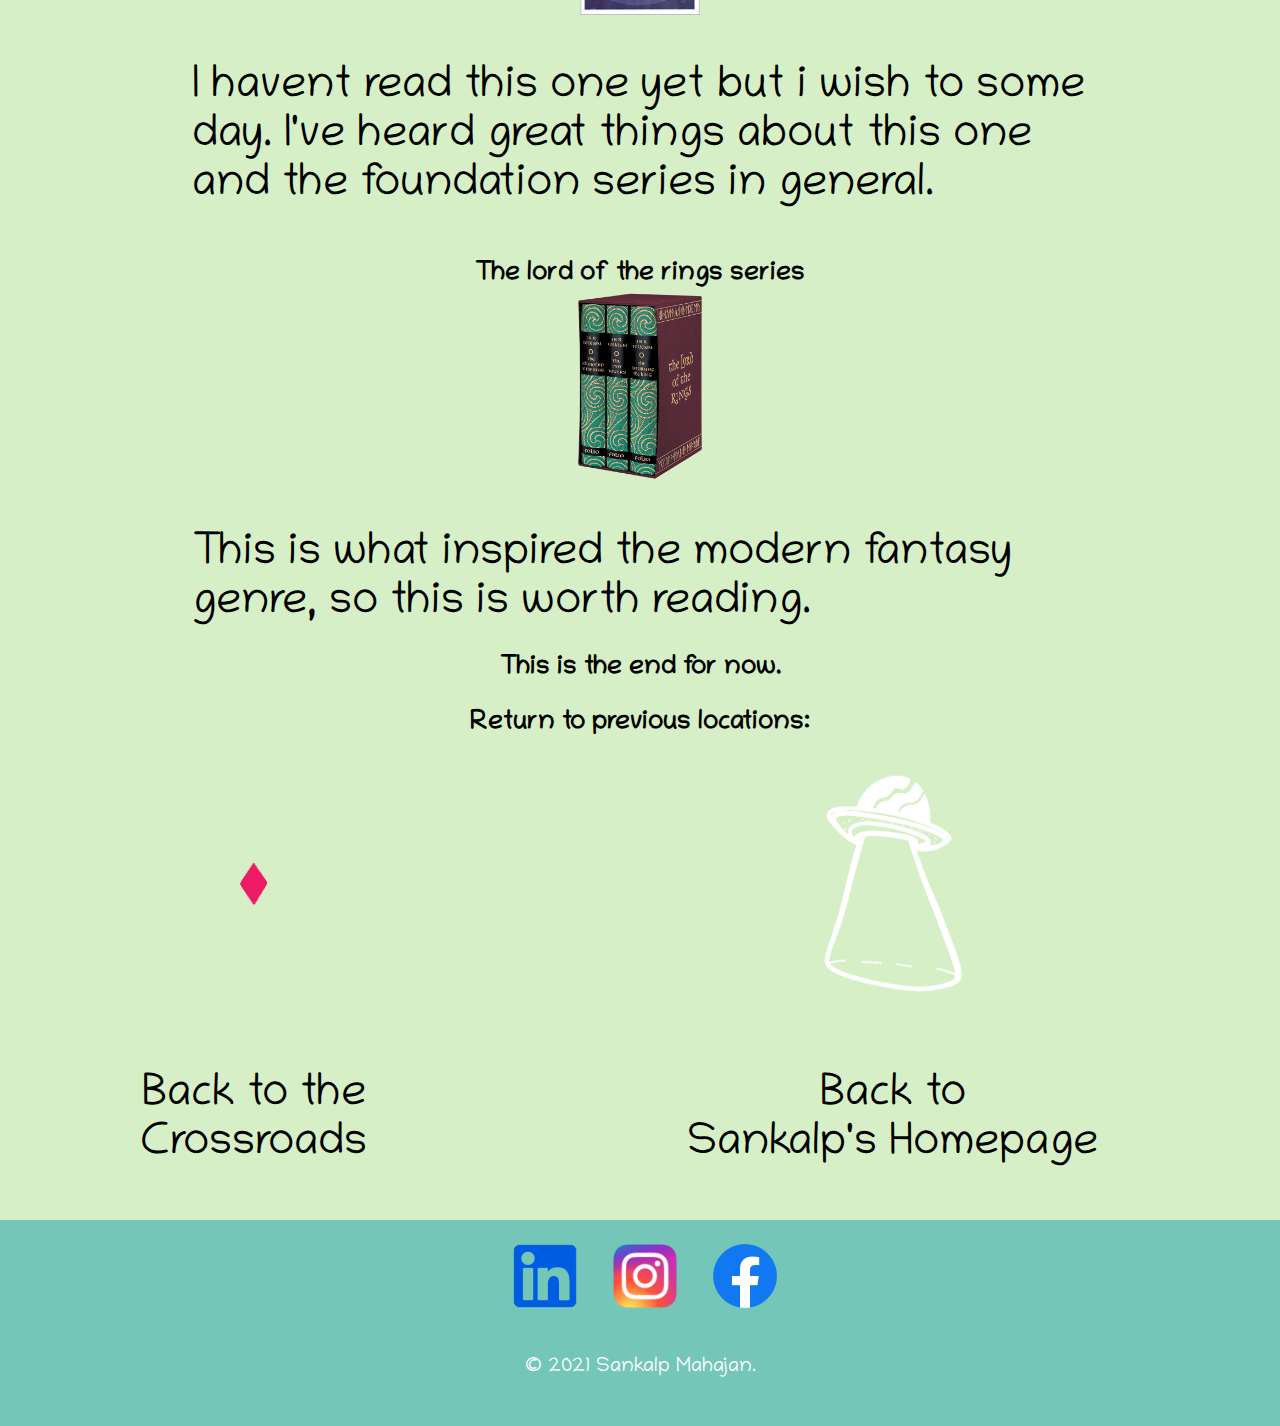
<file: favbooks.html>
﻿<!DOCTYPE html>
<html lang="en" dir="ltr">
  <head>
    <meta charset="utf-8">
    <title>Sankalp's Bucket list</title>
    <link rel="icon" href="favicon.ico">
    <link rel="stylesheet" href="css/menu-styles.css">
    <link rel="preconnect" href="https://fonts.gstatic.com">
    <link href="https://fonts.googleapis.com/css2?family=Chilanka&family=Hachi+Maru+Pop&display=swap" rel="stylesheet">
  </head>
  <body>
    <div class="top-head">
      <h1 id="mainhead">Bucket List</h1>
    </div>
    <div class="stg">
      <img class="fb-topimage" src="images/read.gif" alt="">
      <p>Books provide stories which allow us to form our own image in our minds. Everyone sees the same story but have different visual interpretations. Maybe that's what which makes it all so interesting. Well, I'm no speacialist on books and might leave out some of the most fantastic ones out. These are just the ones I know of. </p>
    </div>
    <br>

    <div class="">
      <h3 class="book-names">Harry potter series</h3>
      <img class="booksimage" src="images/hpotter.png" alt="">
      <p id="book1">This isnt on the first place its my favorite or something. I have been highly sceptical of franchises which turn over to movies. I generally stay away from such books (but the list is contradictory :(, I know). But harry potter is really well written and i wish to read all of them someday when i get time.</p>

      <br>

    </div>

    <div >
      <h3 class="book-names">Inferno</h3>
      <img class="booksimage" src="images/inferno.png" alt="">
      <p id="book1"> I am currently reading this and it feels very well structureed to me. Since I too have tried my hand at putting out a story of similar scope and scale, reading it gives me great insight on how to actually write one.</p>

      <br>

    </div>

    <div class="">
      <h3 class="book-names">Percy jackson series</h3>

      <img class="booksimage" src="images/pjbook.png" alt="">
      <p id="book1"> I like the percy jackson series. They accomplish what they meant to be and never deviat or try to achieve anything higher or lower than what was promised. </p>
      <br>

    </div>

    <div class="">
      <h3 class="book-names">Foundation and empire</h3>

      <img class="booksimage" src="images/fandempire.png" alt="">
      <p id="book1"> I havent read this one yet but i wish to some day. I've heard great things about this one and the foundation series in general. </p>
      <br>

    </div>

    <div class="">
      <h3 class="book-names">The lord of the rings series</h3>

      <img class="booksimage" src="images/lotr.png" alt="">
      <p id="book1">This is what inspired the modern fantasy genre, so this is worth reading.</p>

    </div>

    <div class="">

      <h3>This is the end for now.</h3>
      <center>
        <h3>Return to previous locations: </h3>
      <table class="endtable">
        <tr>
          <td><a href="crossroads.html"><img class="end-portal" src="images/portal4.gif" alt=""></a></td>
          <td><a href="index.html"><img class="end-portal" src="images/beam.gif" alt=""></a></td>
        </tr>
        <tr>
  <td><br></td><td><br></td>
        </tr>
        <tr>
          <td>Back to the<br>Crossroads</td>
          <td>Back to<br>Sankalp's Homepage</td>
        </tr>
      </table>
      <br><br>
      </center>


    </div>

    <div class="bottom-container">
      <br>
      <a class="footer-link" href="https://in.linkedin.com/in/sankalp-mahajan-31408a204?trk=people-guest_people_search-card"><img class="contact-images" src="images/linkedin.png" alt="linkedin"></a>
      <a class="footer-link" href="https://z-p42.www.instagram.com/snklp1/"><img class="contact-images" src="images/insta.png" alt="instagram"></a>
      <a class="footer-link" href="https://www.facebook.com/sankalp.mahajan.104"><img class="contact-images" src="images/fb.png" alt="facebook"></a>
      <p class="copyr">© 2021 Sankalp Mahajan.</p>
      <br><br>
    </div>



  </body>
</html>
</file>
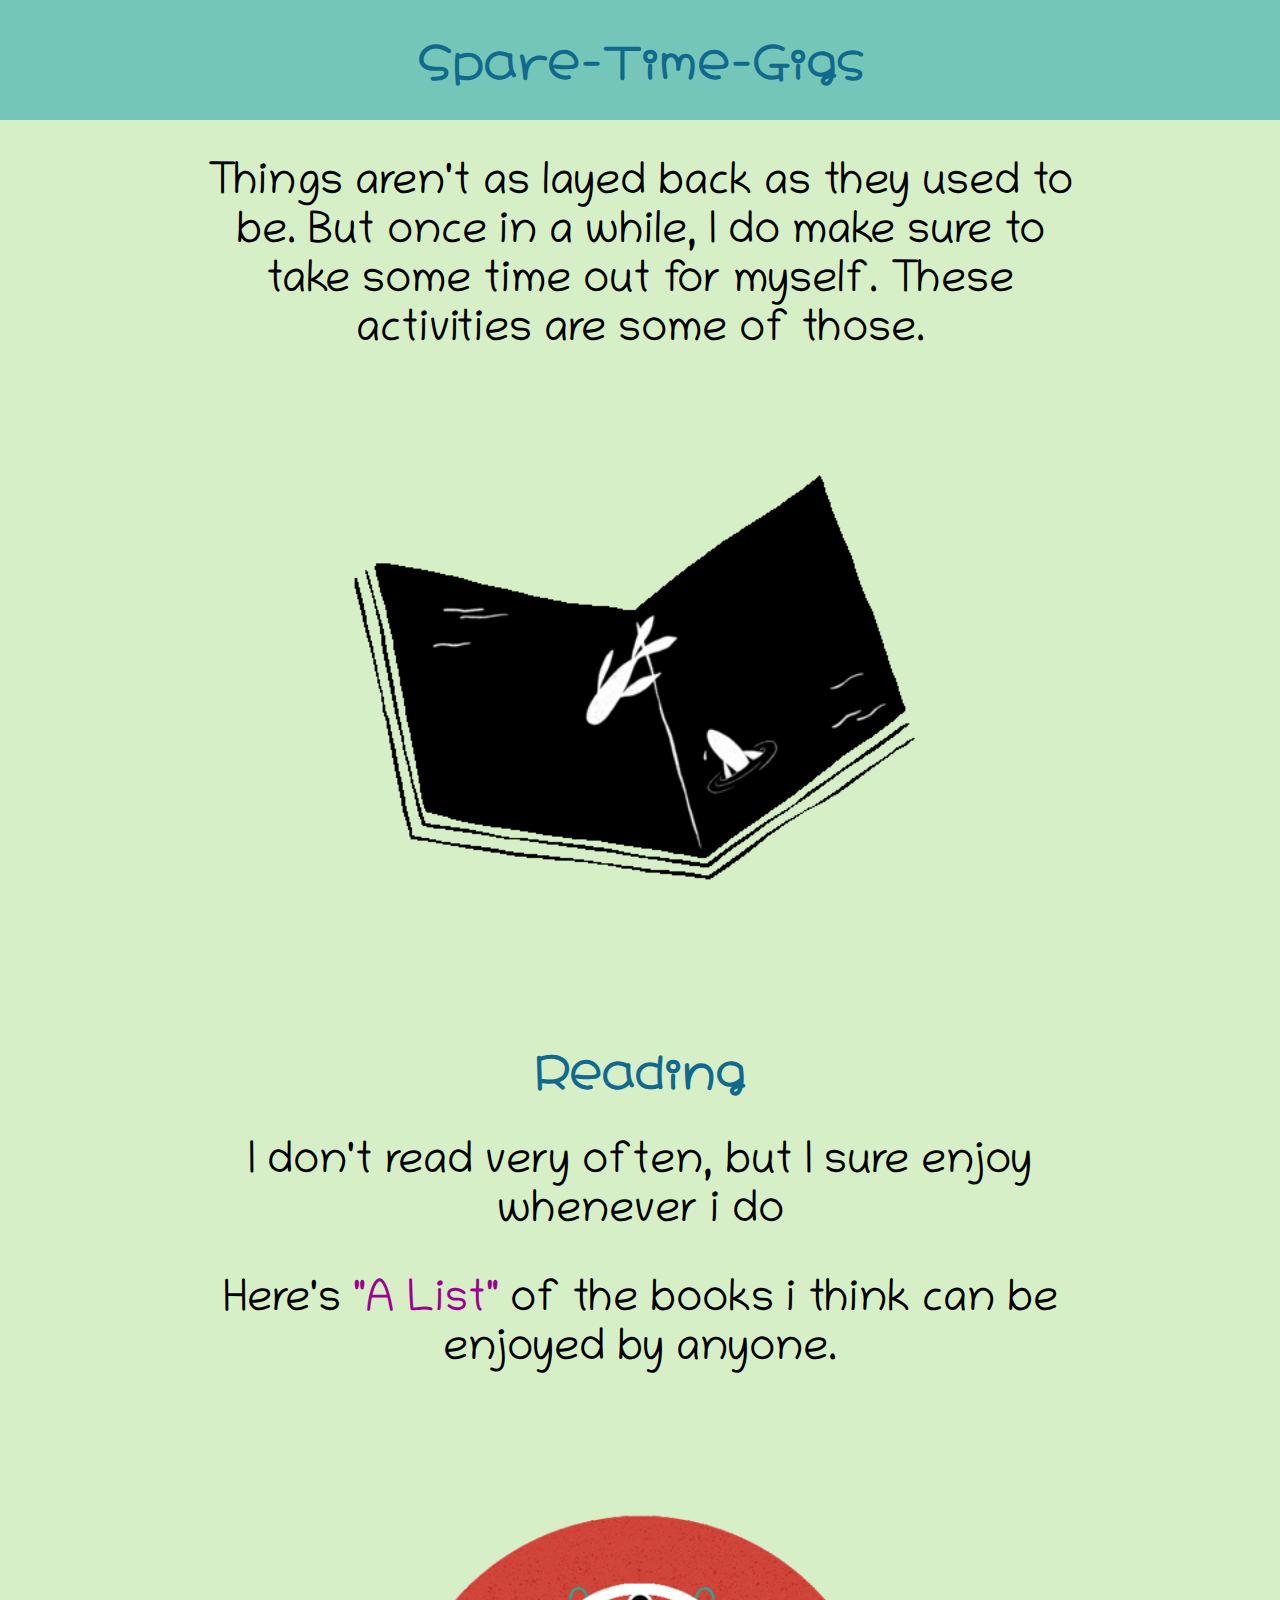
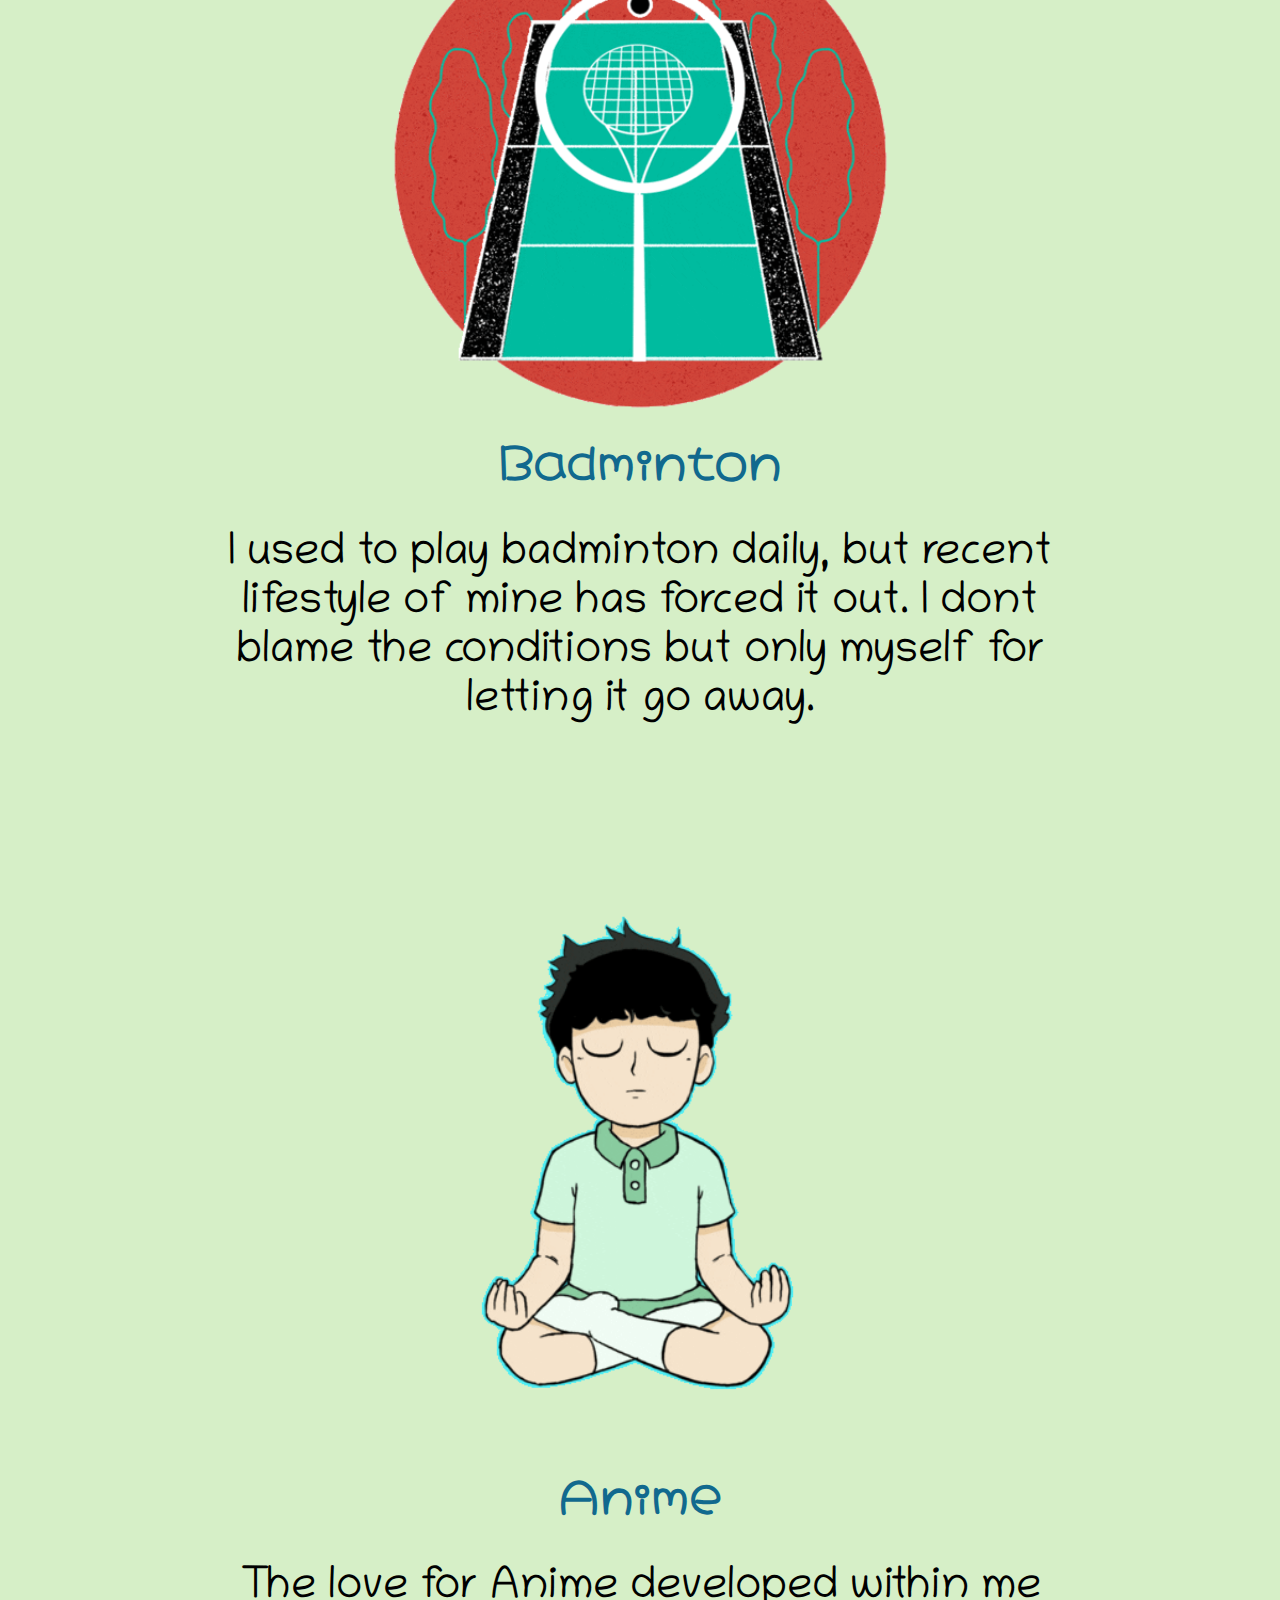
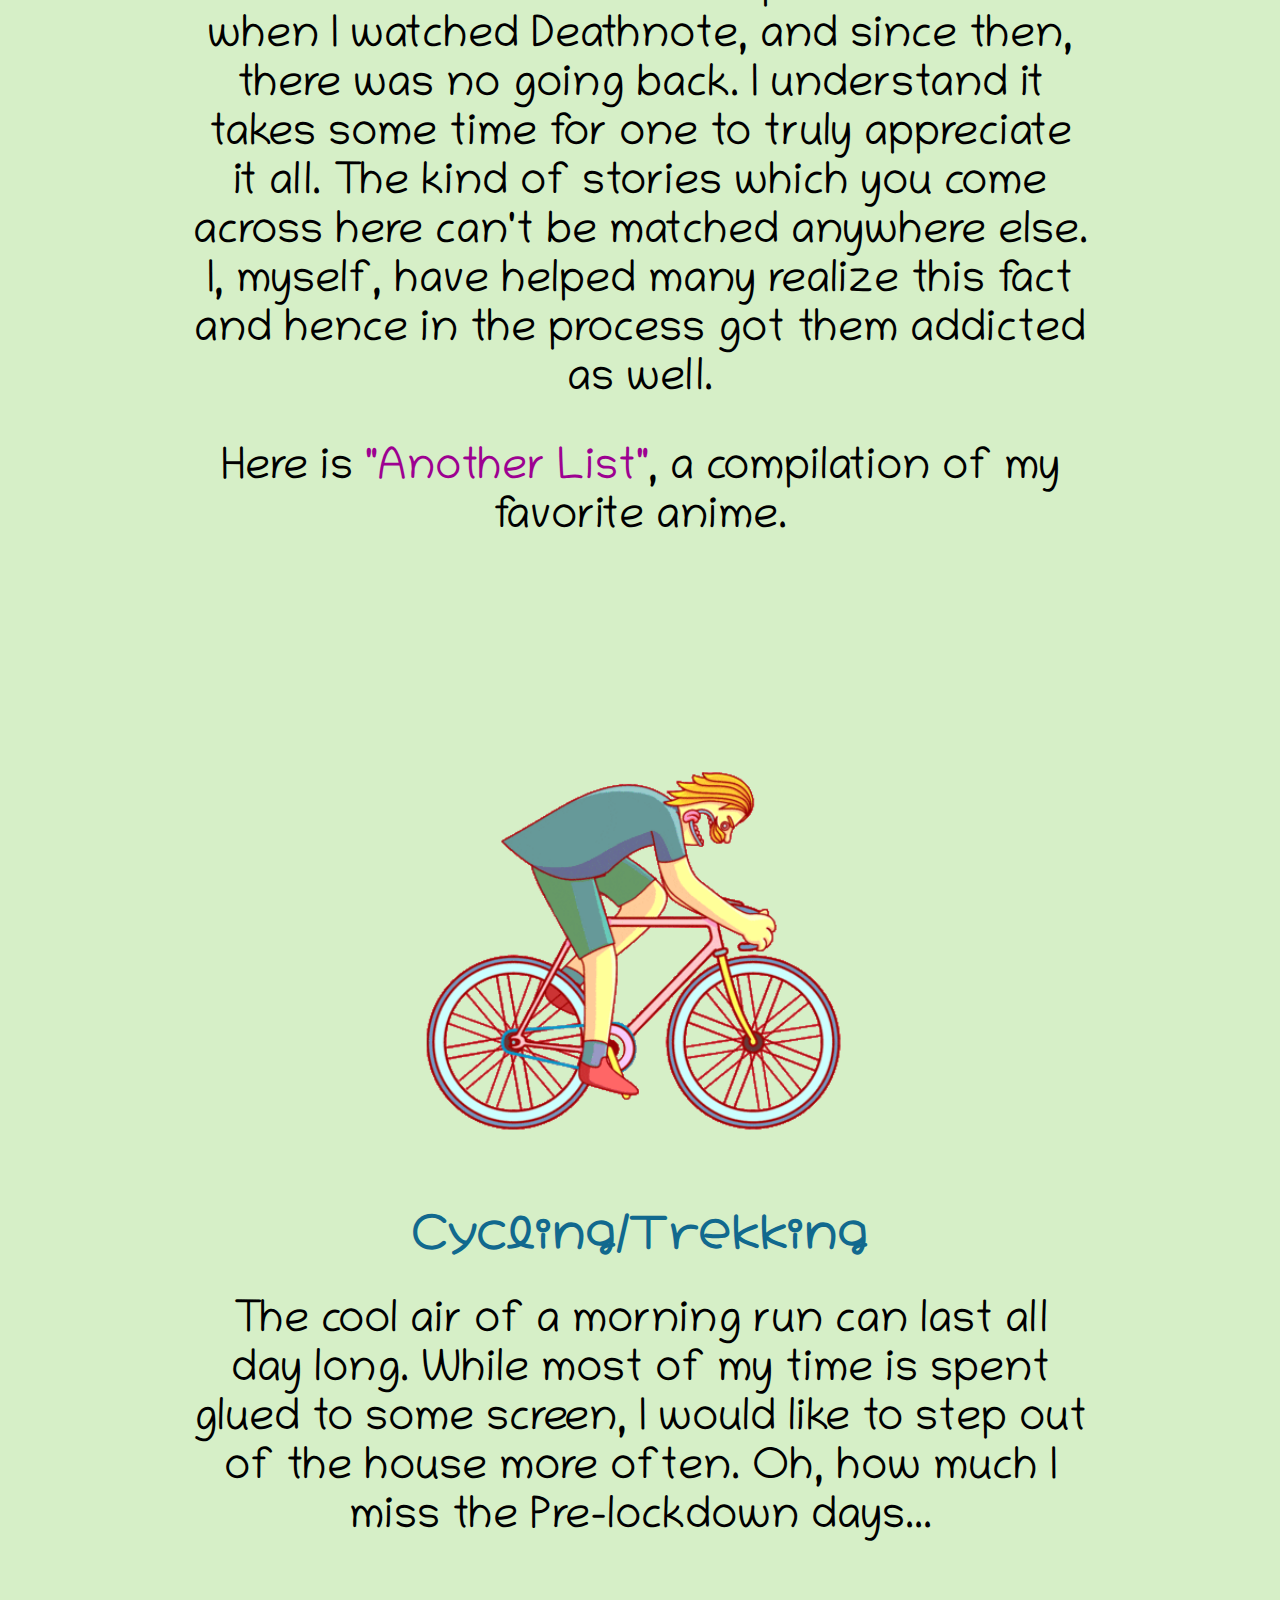
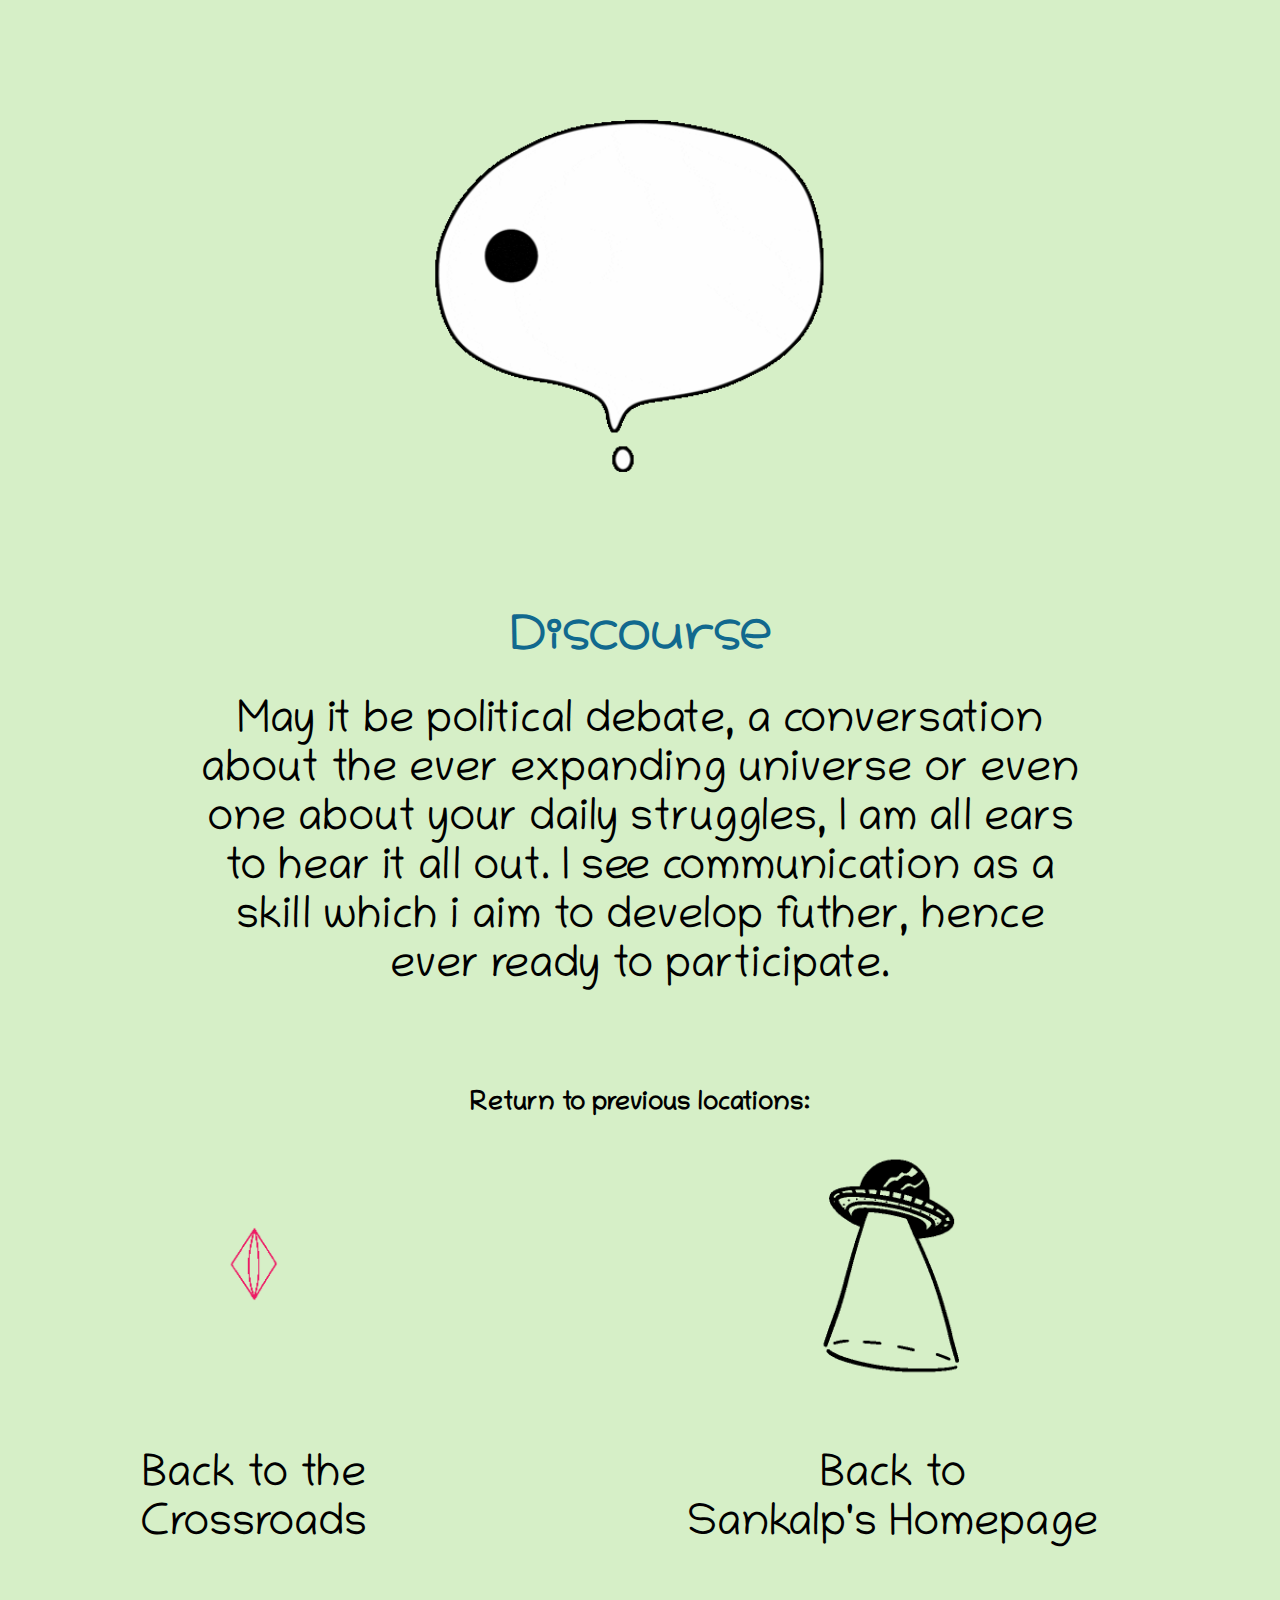
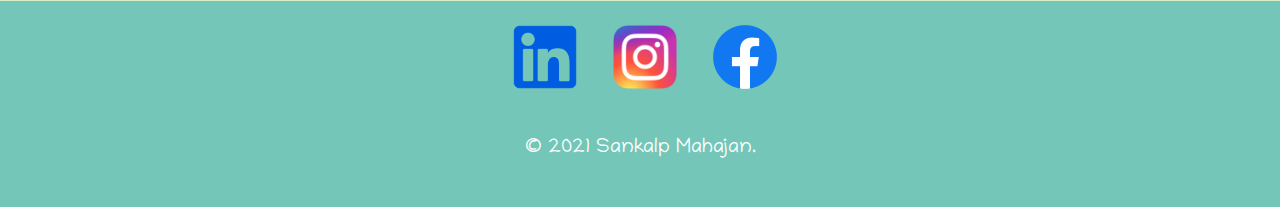
<file: menu.html>
﻿<!DOCTYPE html>
<html lang="en" dir="ltr">
  <head>
    <meta charset="utf-8">
    <title>Sankalp's Menu</title>
    <link rel="icon" href="favicon.ico">
    <link rel="stylesheet" href="css/menu-styles.css">
    <link rel="preconnect" href="https://fonts.gstatic.com">
    <link href="https://fonts.googleapis.com/css2?family=Chilanka&family=Hachi+Maru+Pop&display=swap" rel="stylesheet">
  </head>
  <body>
    <div class="top">
      <div class="top-head">
<br>
        <h1 id="mainhead">Spare-Time-Gigs</h1>
      </div>

      <p>Things aren't as layed back as they used to be. But once in a while, I do make sure to take some time out for myself. These activities are some of those. </p>
        <div class="stg">
          <img id="topimageofmenu" src="images/read.gif" alt="reading">
          <h2>Reading</h2>
          <p>I don't read very often, but I sure enjoy whenever i do</p>
          <p>Here's <a href="favbooks.html">"A List"</a> of the books i think can be enjoyed by anyone.</p>

        </div>
        <div class="stg">
          <img class="stgimg" src="images/badminton.gif" alt="badminton">
          <h2>Badminton</h2>
          <p>I used to play badminton daily, but recent lifestyle of mine has forced it out. I dont blame the conditions but only myself for letting it go away.</p>

        </div>
      <div class="stg">
        <img class="stgimg" src="images/anime3.gif" alt="Anime">
        <h2>Anime</h2>
        <p class="top-para">The love for Anime developed within me when I watched Deathnote, and since then, there was no going back. I understand it takes some time for one to truly appreciate it all. The kind of stories which you come across here can't be matched anywhere else. I, myself, have helped many realize this fact and hence in the process got them addicted as well.</p>
        <p>Here is <a href="Anime.html">"Another List"</a>, a compilation of my favorite anime.</p>
      </div>

      <div class="stg">
        <img class="stgimg" src="images/cycling.gif" alt="travelling">
        <h2>Cycling/Trekking</h2>
        <p>The cool air of a morning run can last all day long. While most of my time is spent glued to some screen, I would like to step out of the house more often. Oh, how much I miss the Pre-lockdown days...</p>

      </div>

      <div class="stg">
        <img class="stgimg" src="images/talk.gif" alt="talking">
        <h2>Discourse</h2>
        <p>May it be political debate, a conversation about the ever expanding universe or even one about your daily struggles, I am all ears to hear it all out. I see communication as a skill which i aim to develop futher, hence ever ready to participate.</p>
        <br><br><br>

      </div>

    </div>


    <center>
      <h3>Return to previous locations: </h3>
    <table class="endtable">
      <tr>
        <td><a href="crossroads.html"><img class="end-portal" src="images/portal4.gif" alt=""></a></td>
        <td><a href="index.html"><img class="end-portal" src="images/beam.gif" alt=""></a></td>
      </tr>
      <tr>
<td><br></td><td><br></td>
      </tr>
      <tr>
        <td>Back to the<br>Crossroads</td>
        <td>Back to<br>Sankalp's Homepage</td>
      </tr>
    </table>
    <br><br>
    </center>

    <div class="bottom-container">
      <br>
      <a class="footer-link" href="https://in.linkedin.com/in/sankalp-mahajan-31408a204?trk=people-guest_people_search-card"><img class="contact-images" src="images/linkedin.png" alt="linkedin"></a>
      <a class="footer-link" href="https://z-p42.www.instagram.com/snklp1/"><img class="contact-images" src="images/insta.png" alt="instagram"></a>
      <a class="footer-link" href="https://www.facebook.com/sankalp.mahajan.104"><img class="contact-images" src="images/fb.png" alt="facebook"></a>
      <p class="copyr">© 2021 Sankalp Mahajan.</p>
      <br><br>
    </div>

  </body>
</html>
</file>
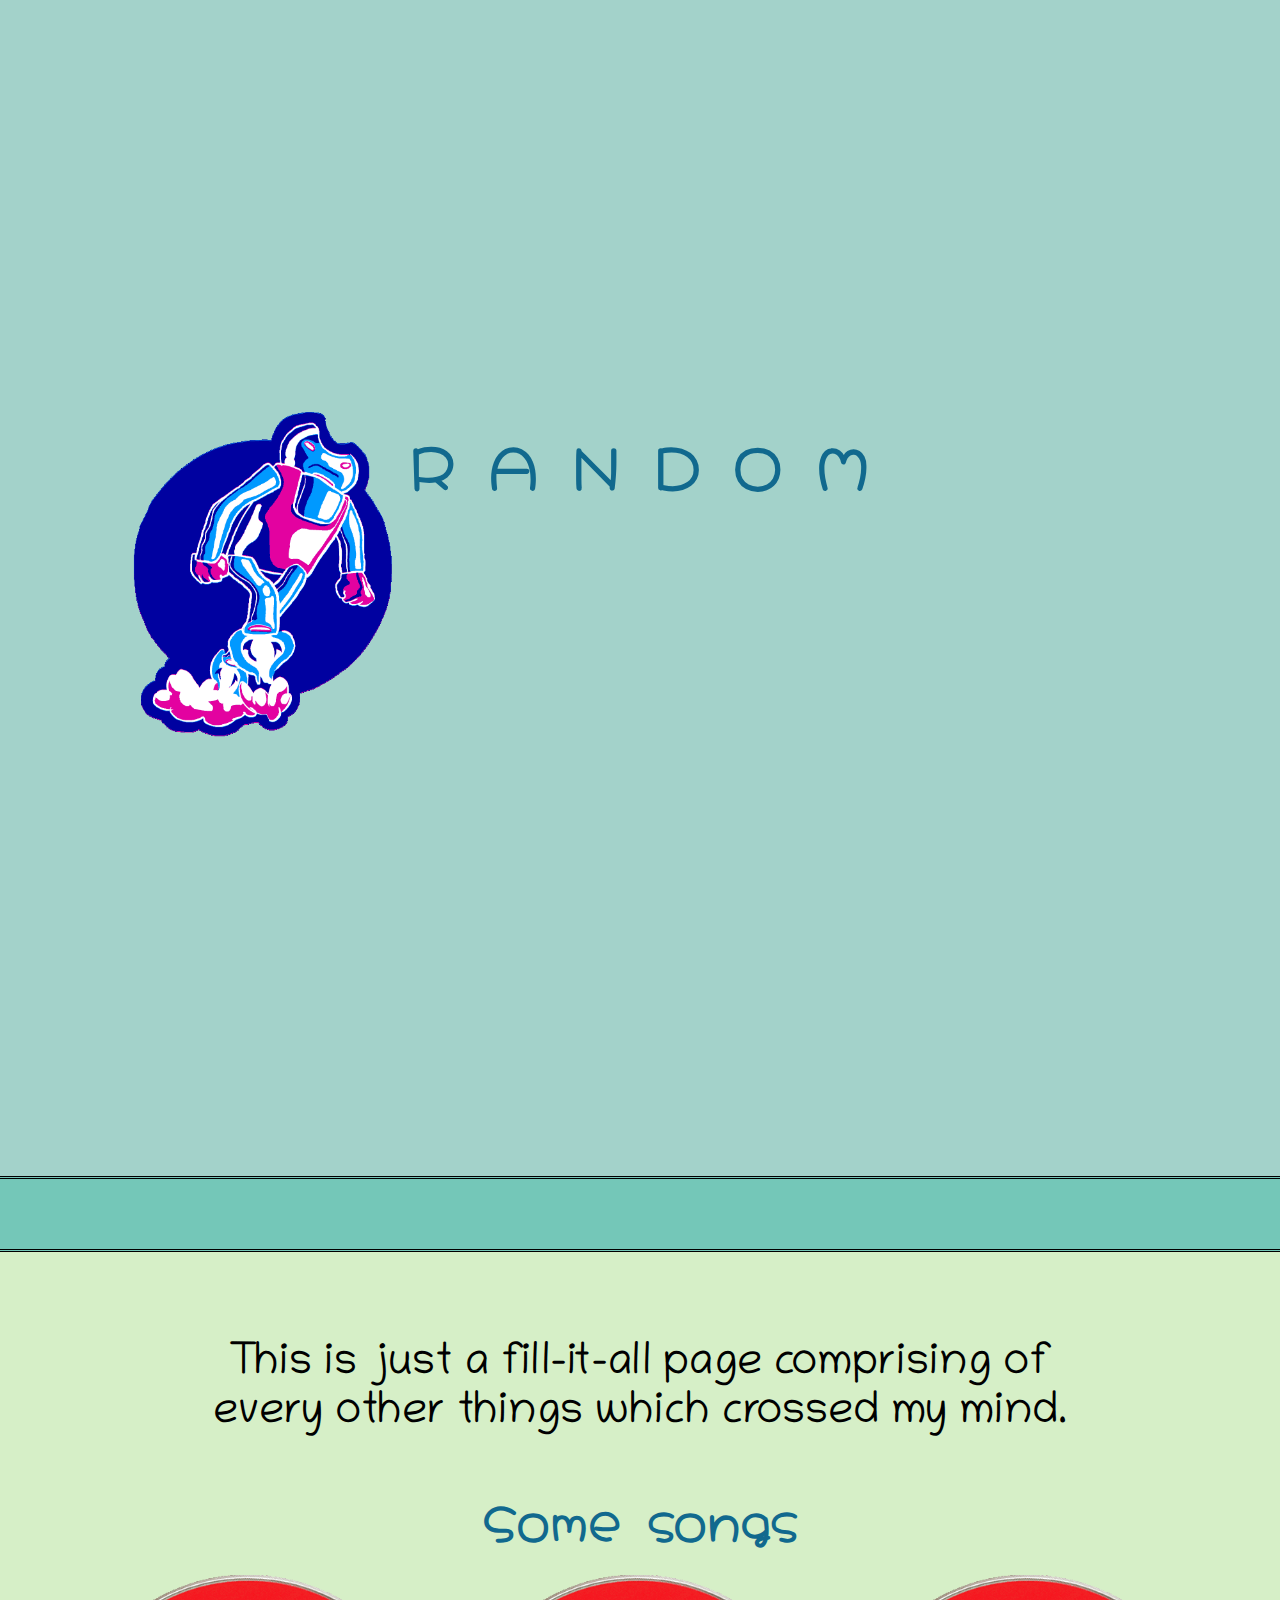
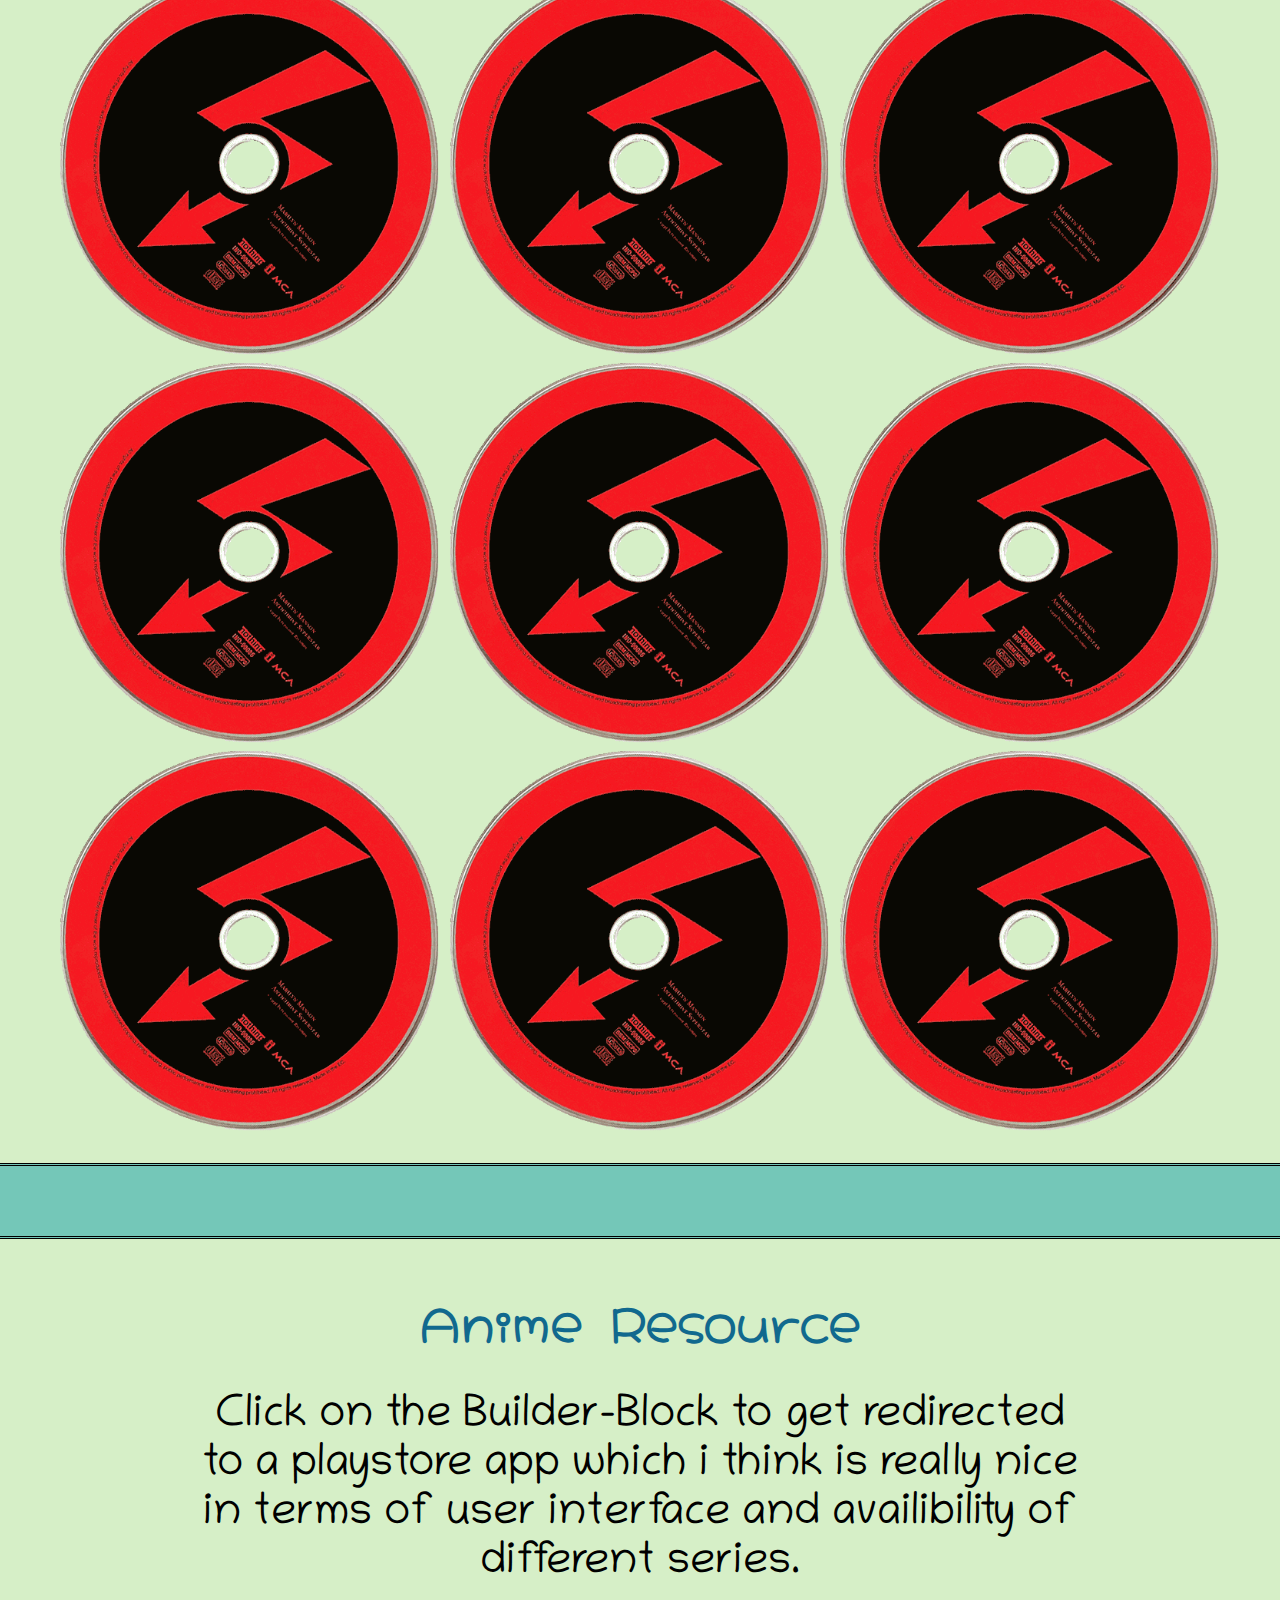
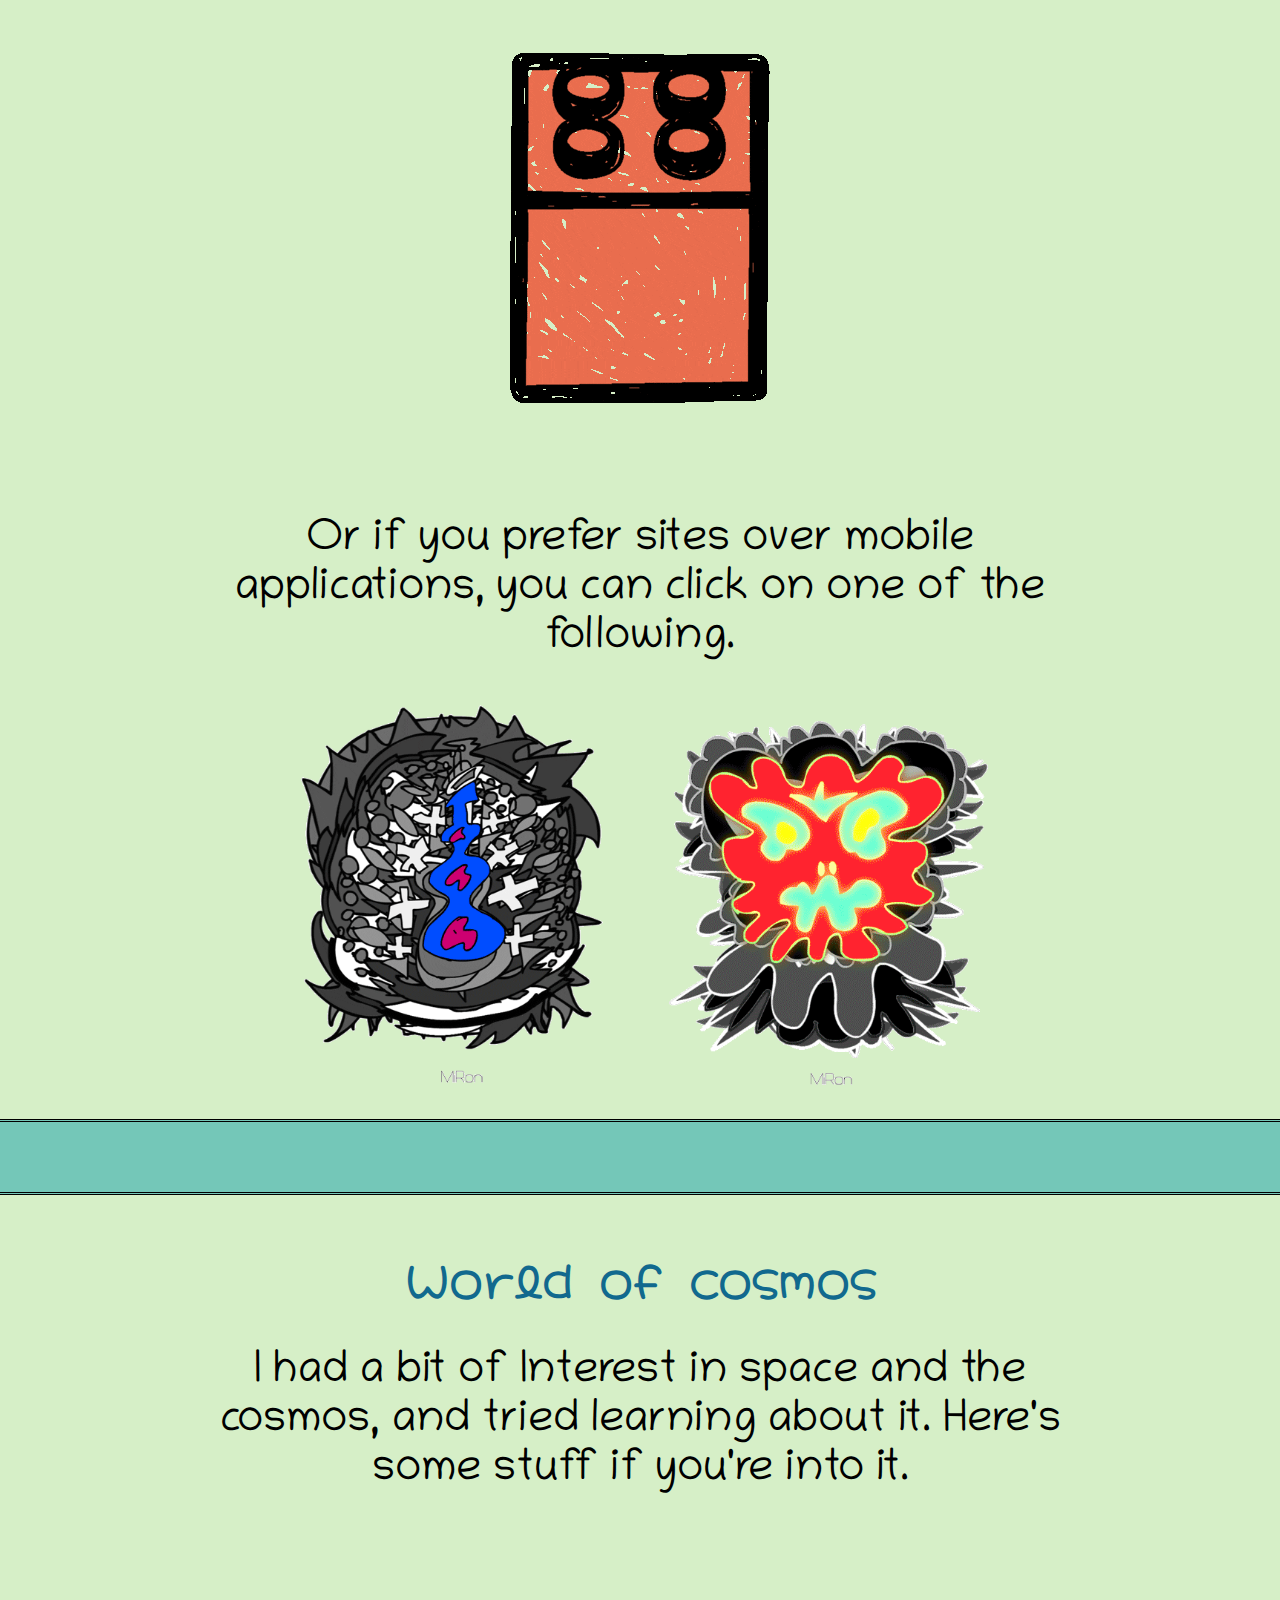
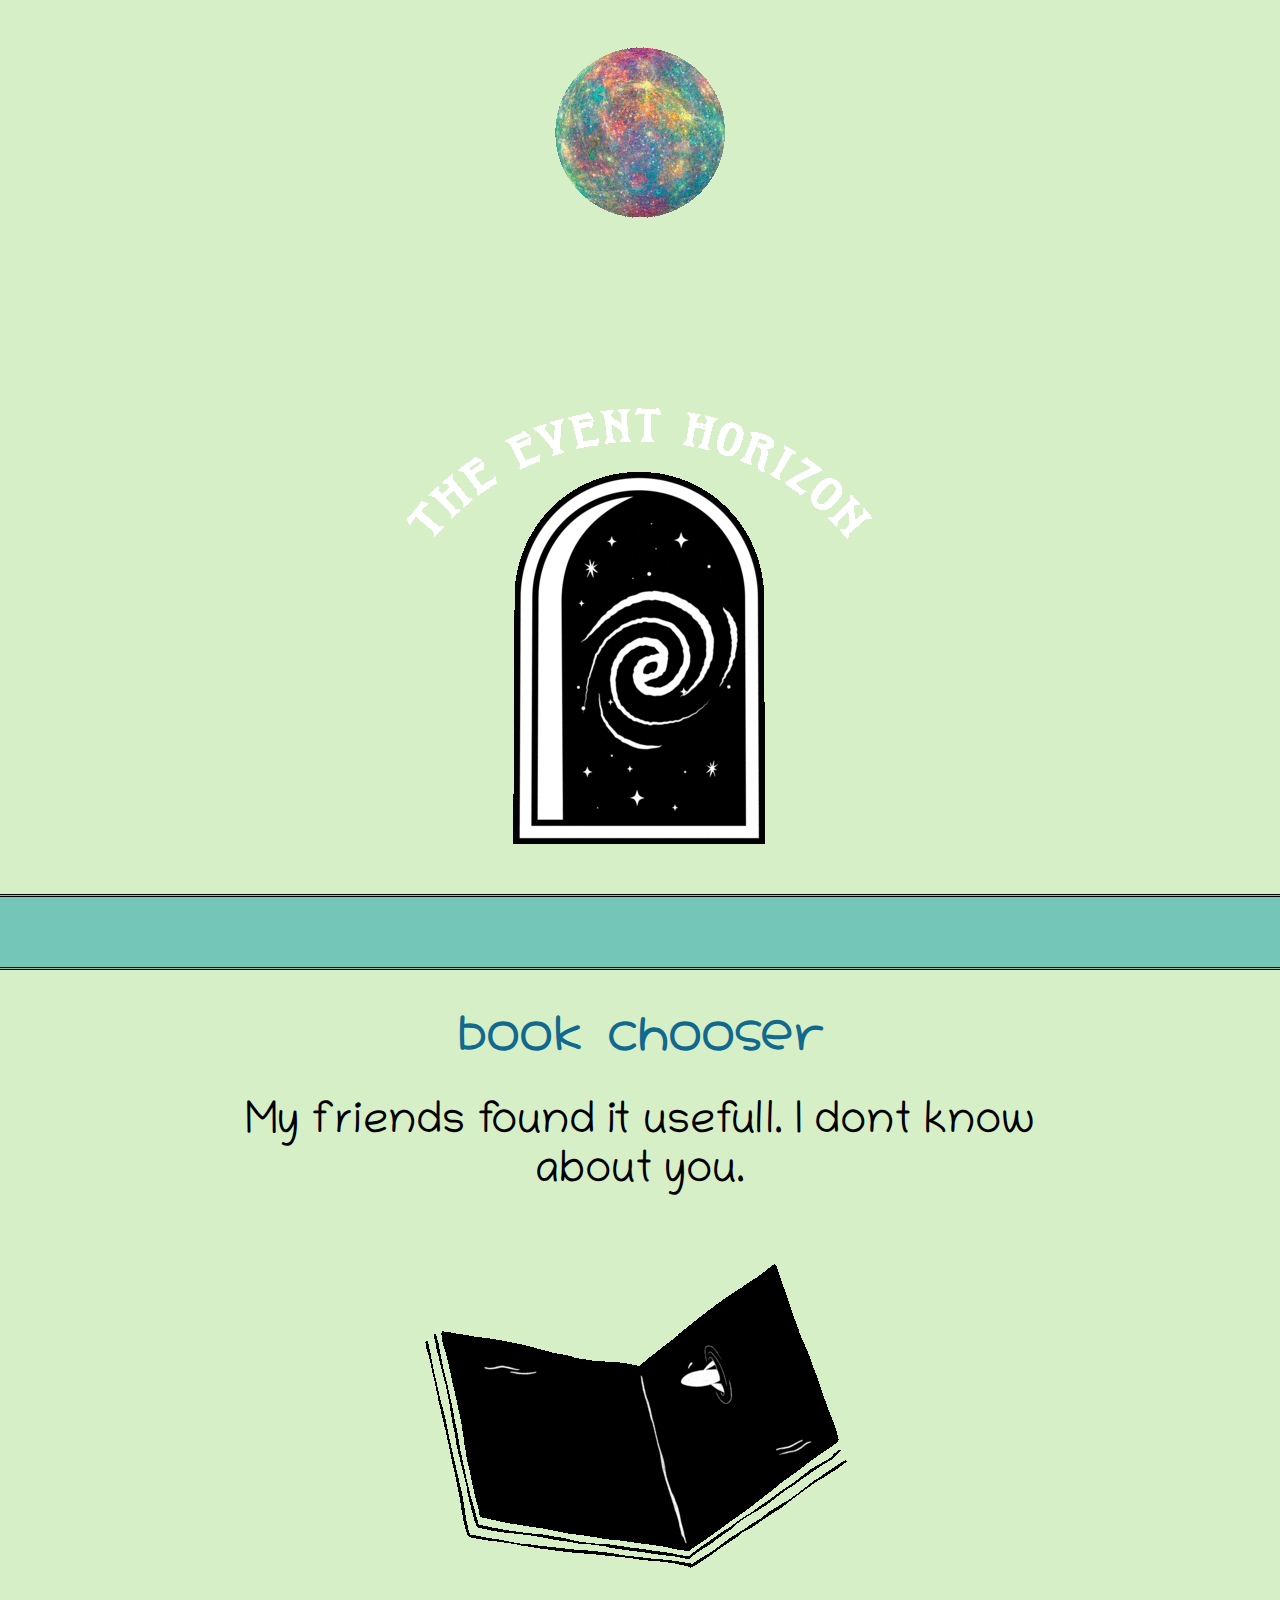
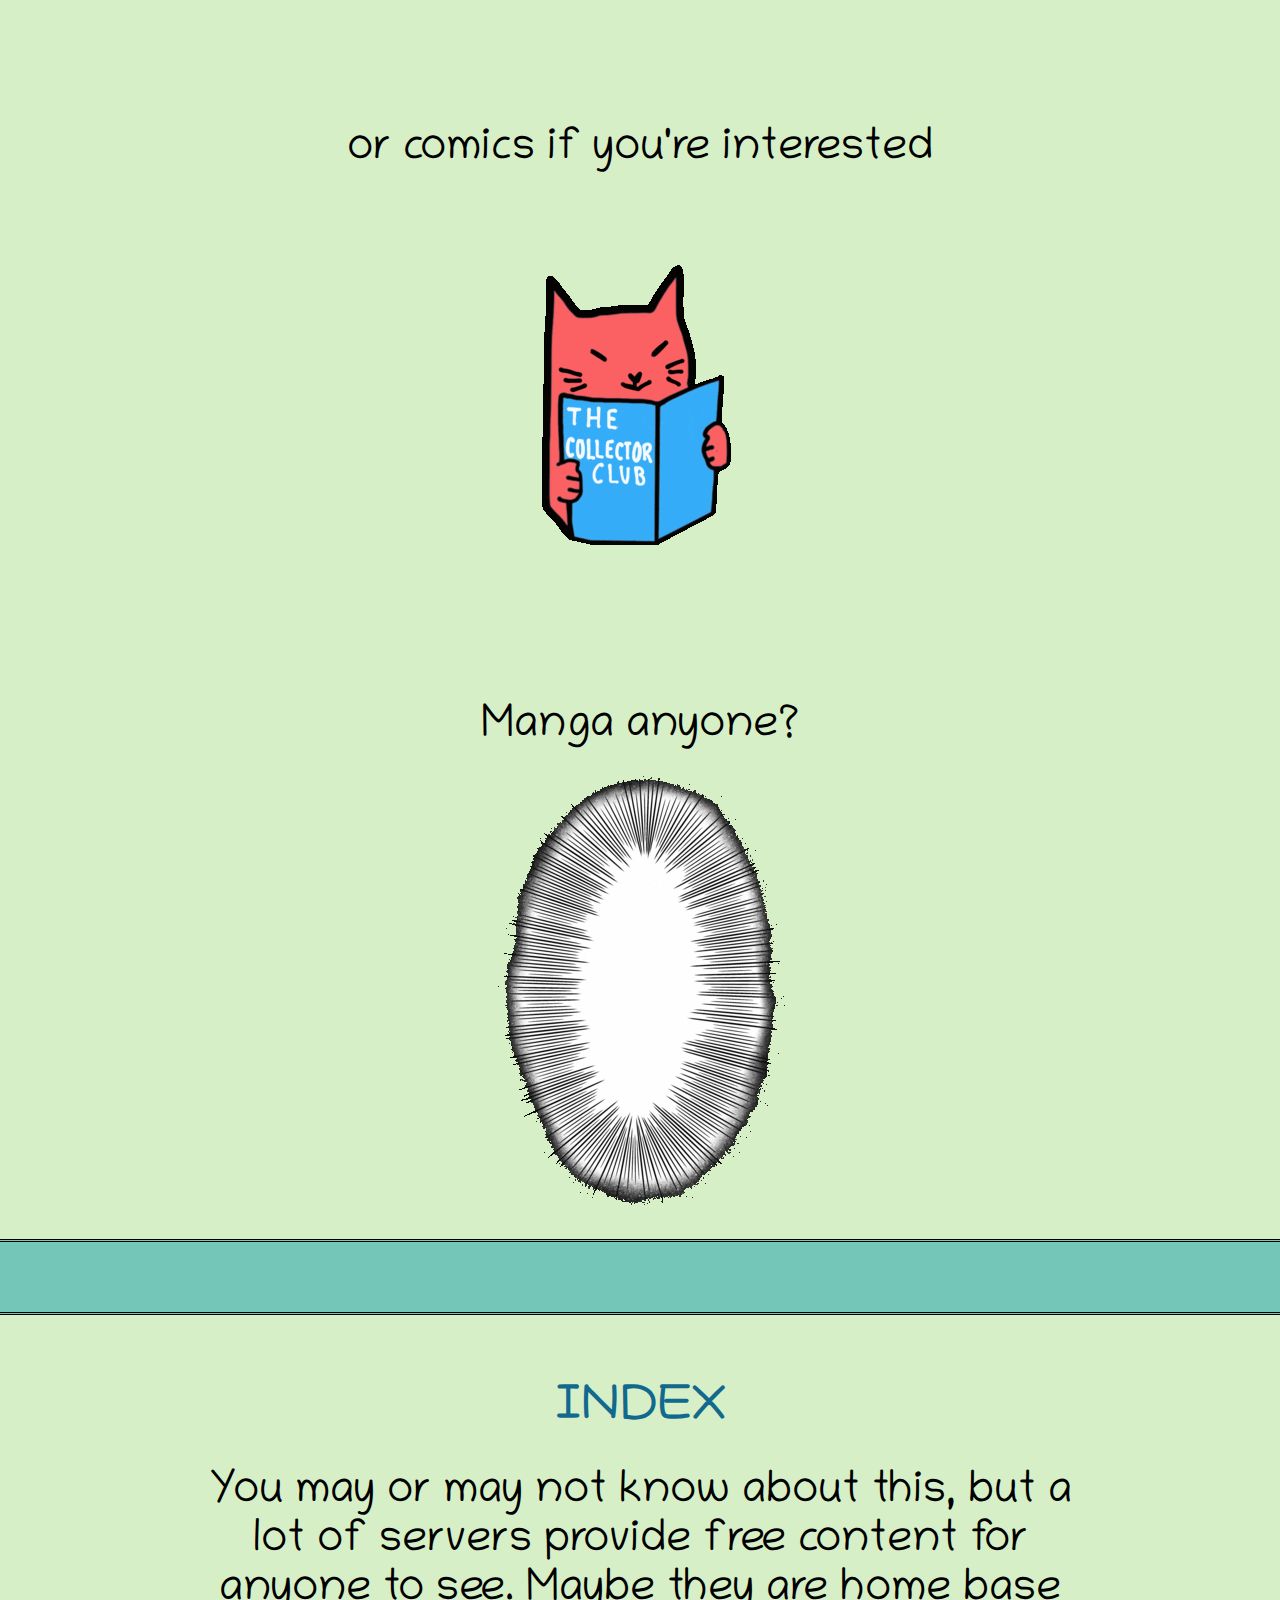
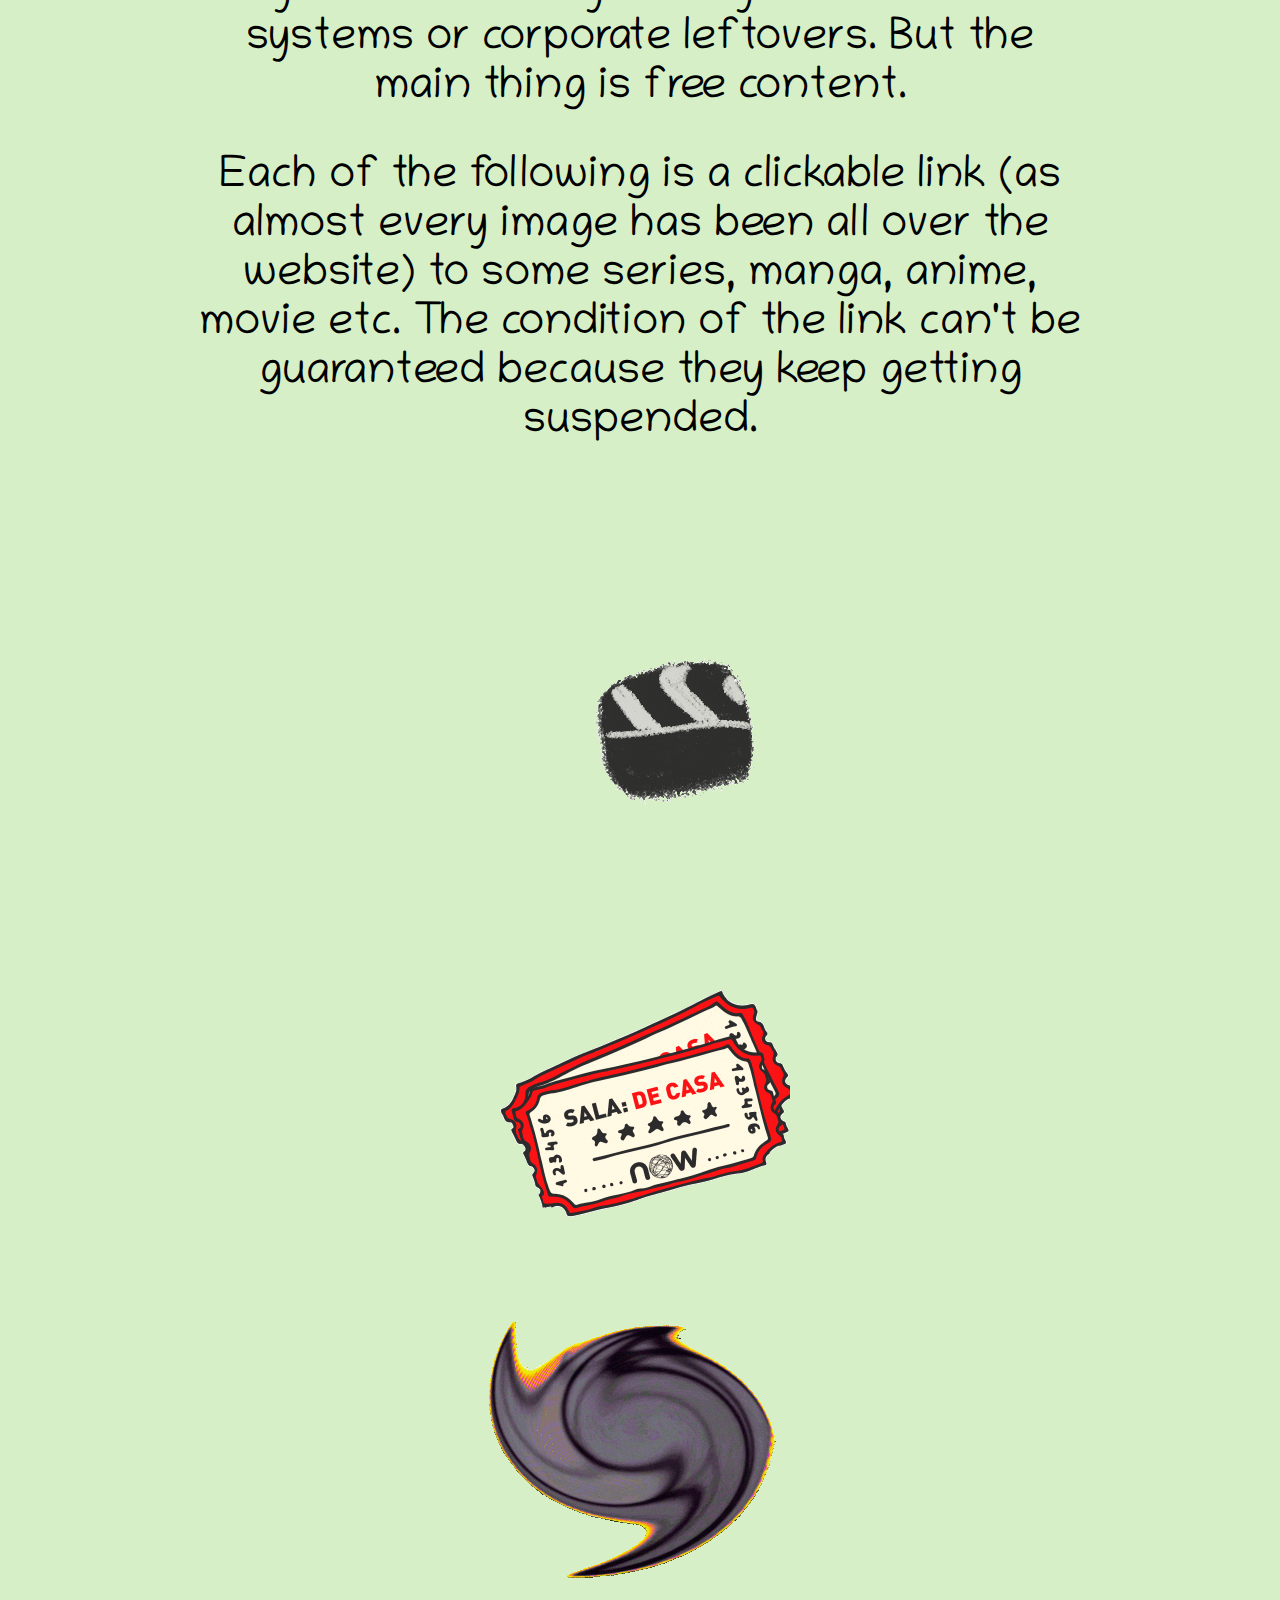
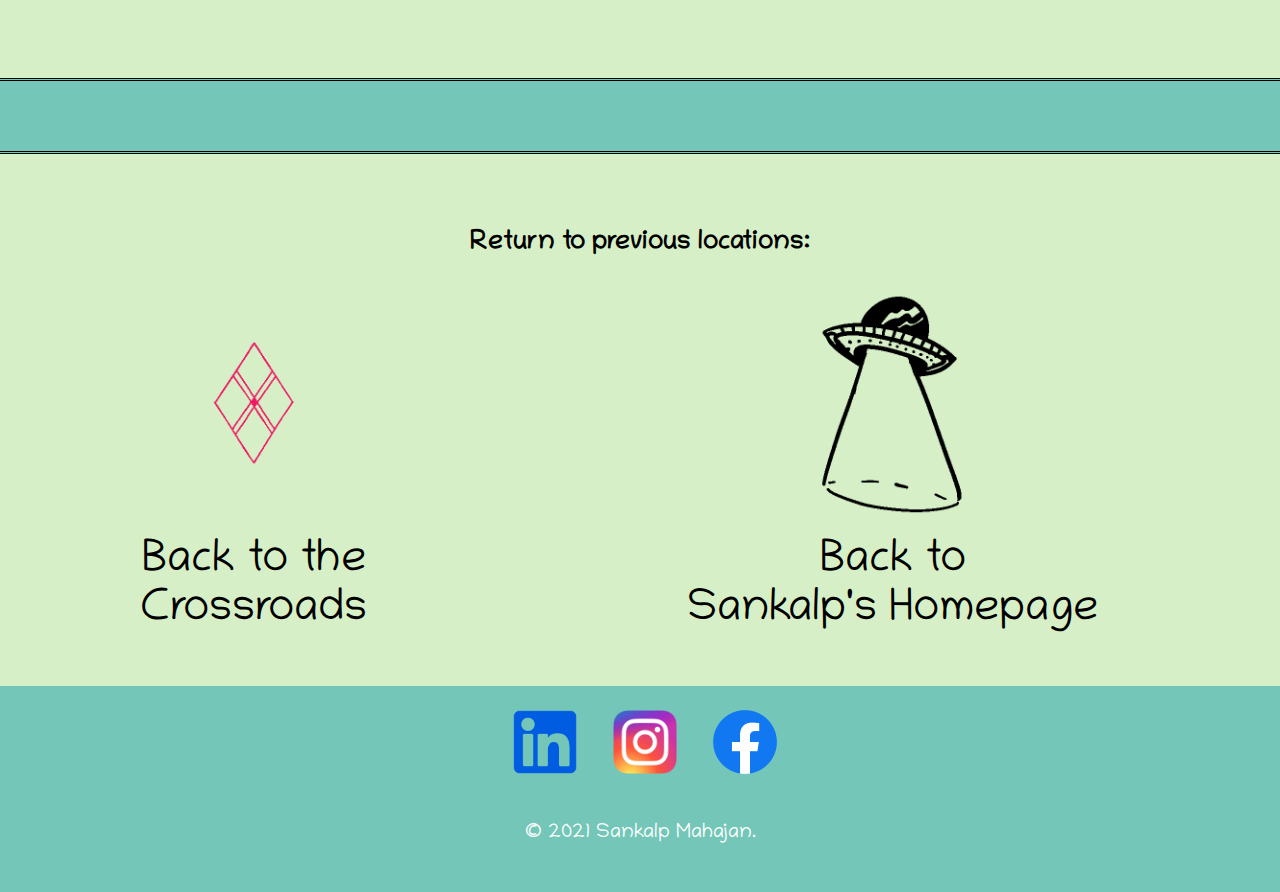
<file: random.html>
﻿<!DOCTYPE html>
<html lang="en" dir="ltr">

<head>
  <meta charset="utf-8">
  <title>Sankalp's random stuff</title>
  <link rel="icon" href="favicon.ico">
  <link rel="stylesheet" href="css/menu-styles.css">
  <link rel="preconnect" href="https://fonts.gstatic.com">
  <link href="https://fonts.googleapis.com/css2?family=Chilanka&family=Hachi+Maru+Pop&display=swap" rel="stylesheet">
</head>

<body>

  <div class="cr-top">
    <marquee scrollamount="5"><img id="mcloud1" class="marqimg" src="images/fly1.gif" alt=""></marquee>
    <div style="position: absolute; left: 50%;">
      <div style="position: relative; left: -50%; margin-top: 29px;">
        <h1 id="crossroads-heading"><b>R A N D O M</b></h1>
      </div>
    </div>
    <marquee scrollamount="11" direction="right"><img id="mcloud2" class="marqimg" src="images/fly2.gif" alt=""></marquee>
    <marquee scrollamount="9"><img id="mcloud3" class="marqimg" src="images/fly3.gif" alt=""></marquee>
  </div>


  <div id="ribbon-crossroad">
  </div>
  <br><br>

  <p>This is just a fill-it-all page comprising of every other things which crossed my mind.</p>
  <br><br>



  <div class="portal-crossroads">
    <h2>Some songs</h2>
    <br>
    <a href="https://www.youtube.com/watch?v=8ex38L8xtNI"><img class="song-img" src="images/play7.gif" alt="spare time gigs"></a>
    <a href="https://www.youtube.com/watch?v=lYO77zNhWl4"><img class="song-img" src="images/play7.gif" alt="spare time gigs"></a>
    <a href="https://www.youtube.com/watch?v=zR6fECxF44I"><img class="song-img" src="images/play7.gif" alt="spare time gigs"></a>
    <a href="https://www.youtube.com/watch?v=OlStmta0Vh4"><img class="song-img" src="images/play7.gif" alt="spare time gigs"></a>
    <a href="https://www.youtube.com/watch?v=xEEPbK1skAU"><img class="song-img" src="images/play7.gif" alt="spare time gigs"></a>
    <a href"https://www.youtube.com/watch?v=YVkUvmDQ3HY"><img class="song-img" src="images/play7.gif" alt="spare time gigs"></a>
    <a href="https://www.youtube.com/watch?v=L3wKzyIN1yk"><img class="song-img" src="images/play7.gif" alt="spare time gigs"></a>
    <a href="https://www.youtube.com/watch?v=6FFSCF0gXt0"><img class="song-img" src="images/play7.gif" alt="spare time gigs"></a>
    <a href="https://www.youtube.com/watch?v=9QXG-_uvvGw"><img class="song-img" src="images/play7.gif" alt="spare time gigs"></a>
    <br><br>


  </div>



  <div id="ribbon-crossroad">
  </div>

  <br><br>

  <div class="">
    <h2>Anime Resource</h2>
    <p>Click on the Builder-Block to get redirected to a playstore app which i think is really nice in terms of user interface and availibility of different series.</p>
    <a href="https://play.google.com/store/apps/details?id=com.animefanzstack.app"><img src="images/play6.gif" alt=""></a>
    <br>
    <p>Or if you prefer sites over mobile applications, you can click on one of the following.</p>
    <a href="https://twist.moe/"><img class="anime-websites" src="images/play11.gif" alt=""></a><a href="https://ryuanime.com/browse-anime"><img class="anime-websites" src="images/play12.gif" alt=""></a>

    <br><br>
  </div>
  <div id="ribbon-crossroad">
  </div>
  <br><br>

  <div class="">
    <h2>World of cosmos</h2>
    <p>I had a bit of Interest in space and the cosmos, and tried learning about it. Here's some stuff if you're into it.</p>

    <a href="https://viewspace.org/interactives/unveiling_invisible_universe"><img src="images/cosmos.gif" alt=""></a> <br>
    <a href="https://apod.nasa.gov/apod/"><img src="images/event-horizon.gif" alt=""></a> <br>


  </div>
  <br>
  <div id="ribbon-crossroad">
  </div>
  <br>

  <div class="">
    <h2>book chooser</h2>
    <p>My friends found it usefull. I dont know about you.</p>
    <a href="https://www.whichbook.net/"><img src="images/read.gif" alt=""></a>
    <p>or comics if you're interested</p>
    <a href="https://www.gocomics.com/"><img src="images/comic.gif" alt=""> </a>
    <p>Manga anyone?</p>
    <a href="https://mangakakalot.com/"><img src="images/manga.gif" alt=""> </a>

  </div>

  <div id="ribbon-crossroad">
  </div>
  <br><br>

  <div class="">
    <h2>INDEX</h2>
    <p>You may or may not know about this, but a lot of servers provide free content for anyone to see. Maybe they are home base systems or corporate leftovers. But the main thing is free content.</p>
    <p>Each of the following is a clickable link (as almost every image has been all over the website) to some series, manga, anime, movie etc. The condition of the link can't be guaranteed because they keep getting suspended.</p>
    <br><br>
    <a href="http://192.131.44.121:13337/"><img class="ndx-images" src="images/ndx2.gif" alt="index_of"></a><br>
    <a href="https://storage.kanzaki.ru/ANIME___/"><img class="ndx-images" src="images/ndx.gif" alt="index_of"></a><br>
    <a href="https://www.google.com/url?sa=t&source=web&rct=j&url=http://103.222.20.150/ftpdata/Movies/Hollywood/2020/&ved=2ahUKEwjzlP2636fuAhXIlEsFHUylC2cQFjAAegQIAhAB&usg=AOvVaw3z1shXJkt_lw1DsNILDKUH"><img class="ndx-images" src="images/portal2.gif" alt="index_of"></a>


  </div>

  <br><br>
  <div id="ribbon-crossroad">
  </div>
  <br><br>










  <center>
    <h3>Return to previous locations: </h3>
    <table class="endtable">
      <tr>
        <td><a href="crossroads.html"><img class="end-portal" src="images/portal4.gif" alt=""></a></td>
        <td><a href="index.html"><img class="end-portal" src="images/beam.gif" alt=""></a></td>
      </tr>

      <tr>
        <td>Back to the<br>Crossroads</td>
        <td>Back to<br>Sankalp's Homepage</td>
      </tr>
    </table>
    <br><br>
  </center>


  <div class="bottom-container">
    <br>
    <a class="footer-link" href="https://in.linkedin.com/in/sankalp-mahajan-31408a204?trk=people-guest_people_search-card"><img class="contact-images" src="images/linkedin.png" alt="linkedin"></a>
    <a class="footer-link" href="https://z-p42.www.instagram.com/snklp1/"><img class="contact-images" src="images/insta.png" alt="instagram"></a>
    <a class="footer-link" href="https://www.facebook.com/sankalp.mahajan.104"><img class="contact-images" src="images/fb.png" alt="facebook"></a>
    <p class="copyr">© 2021 Sankalp Mahajan.</p>
    <br><br>
  </div>

</body>

</html>
</file>
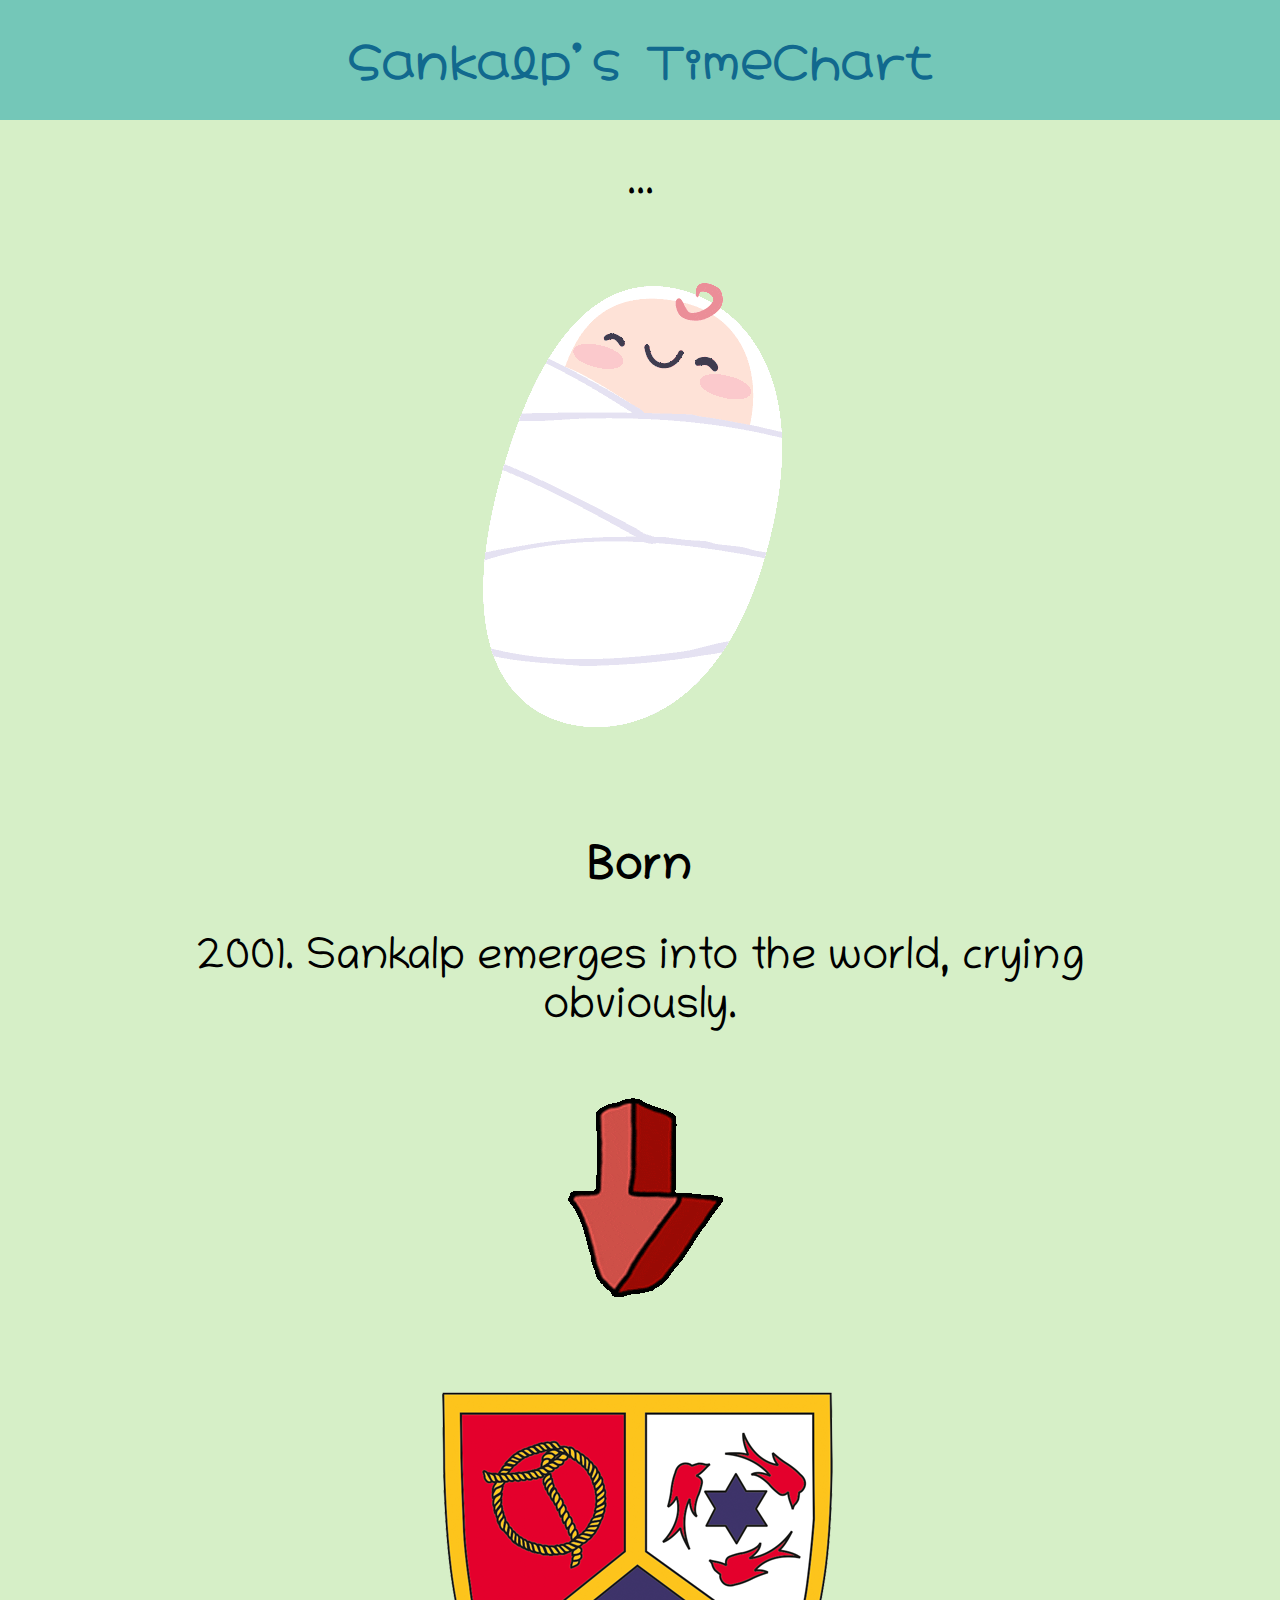
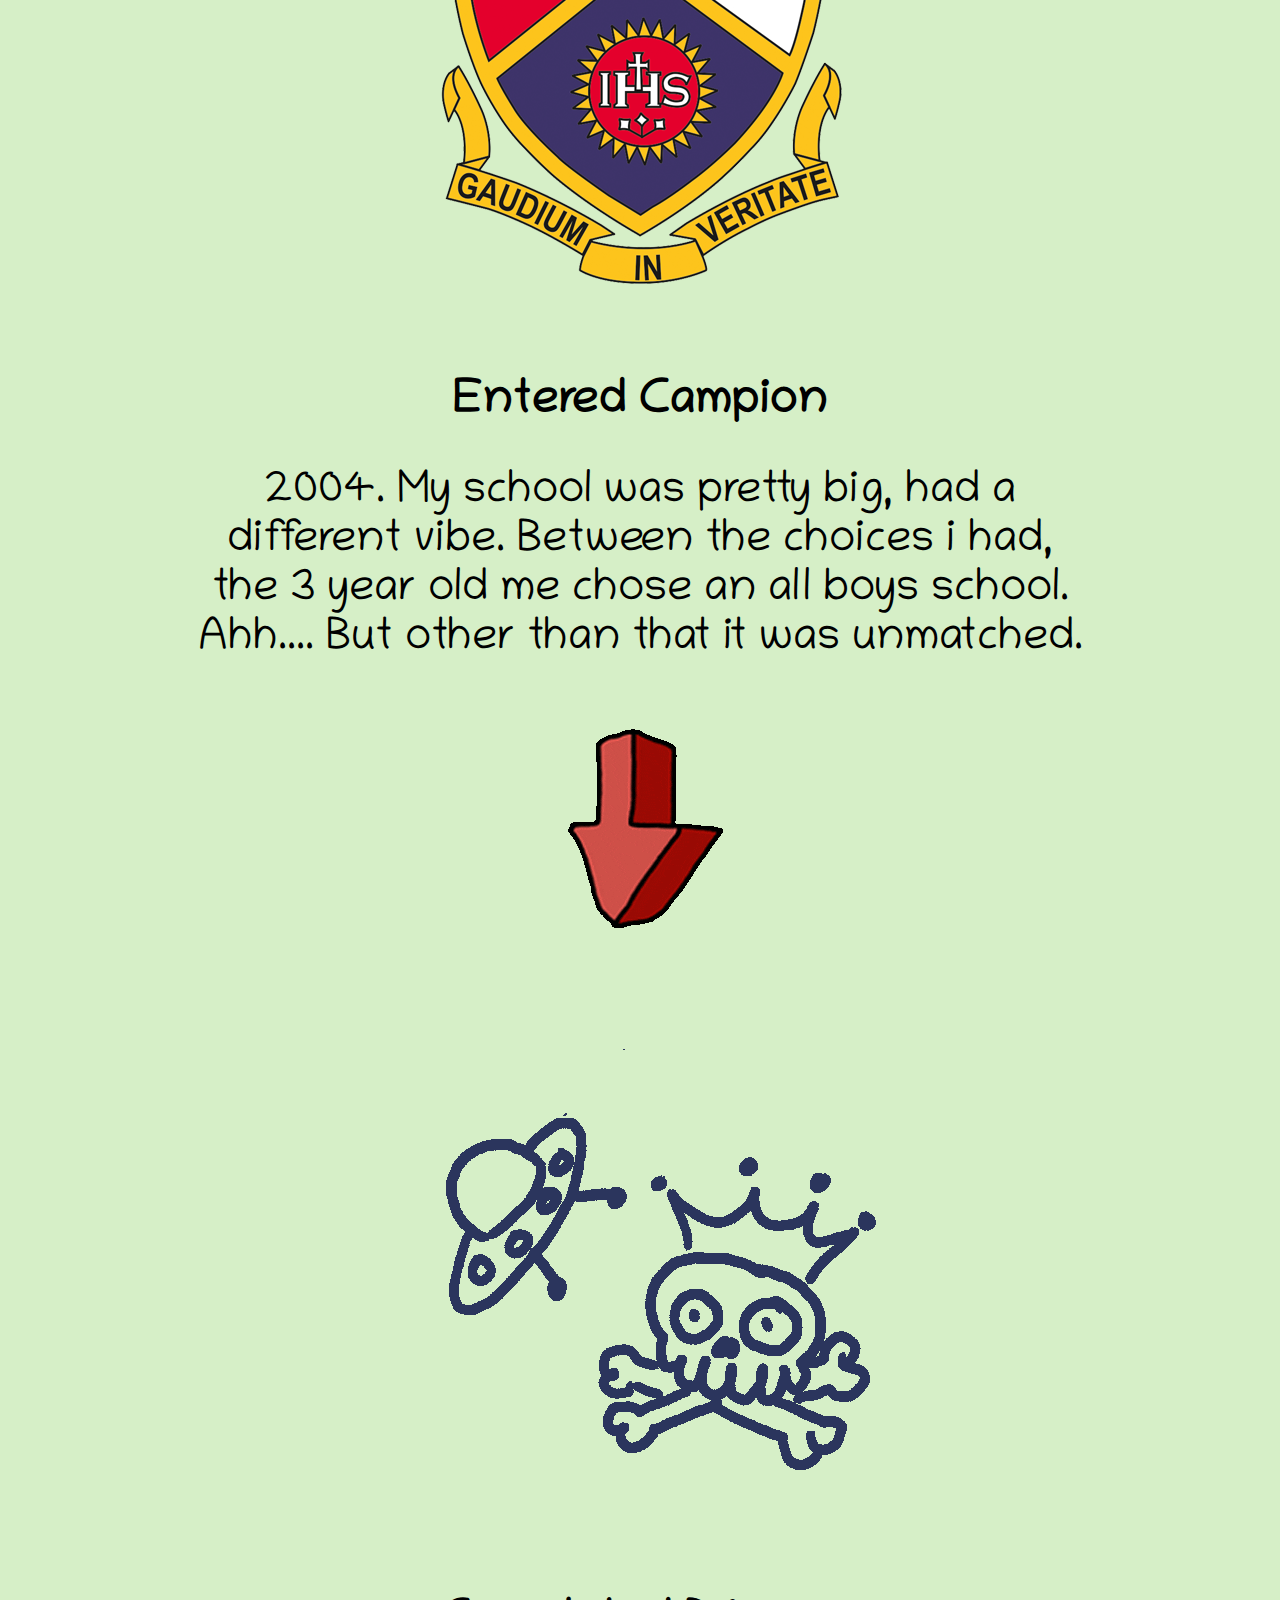
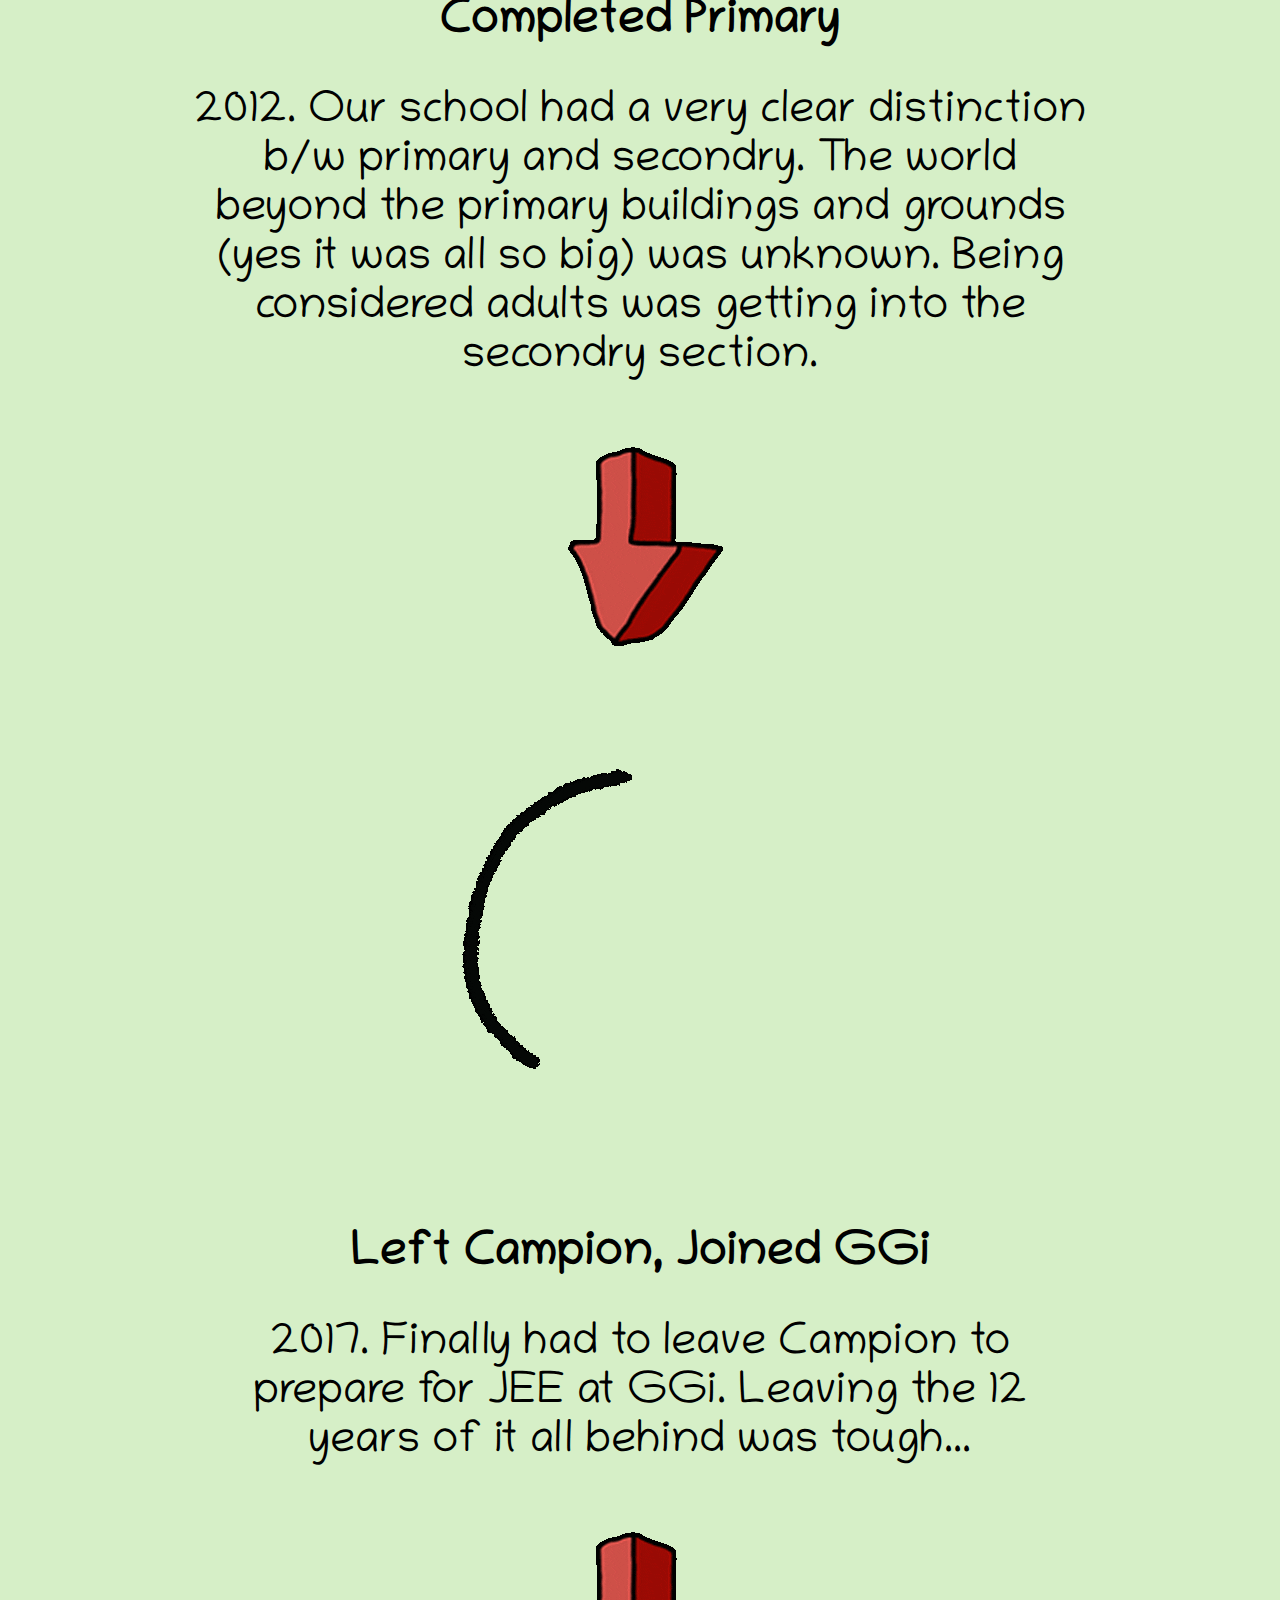
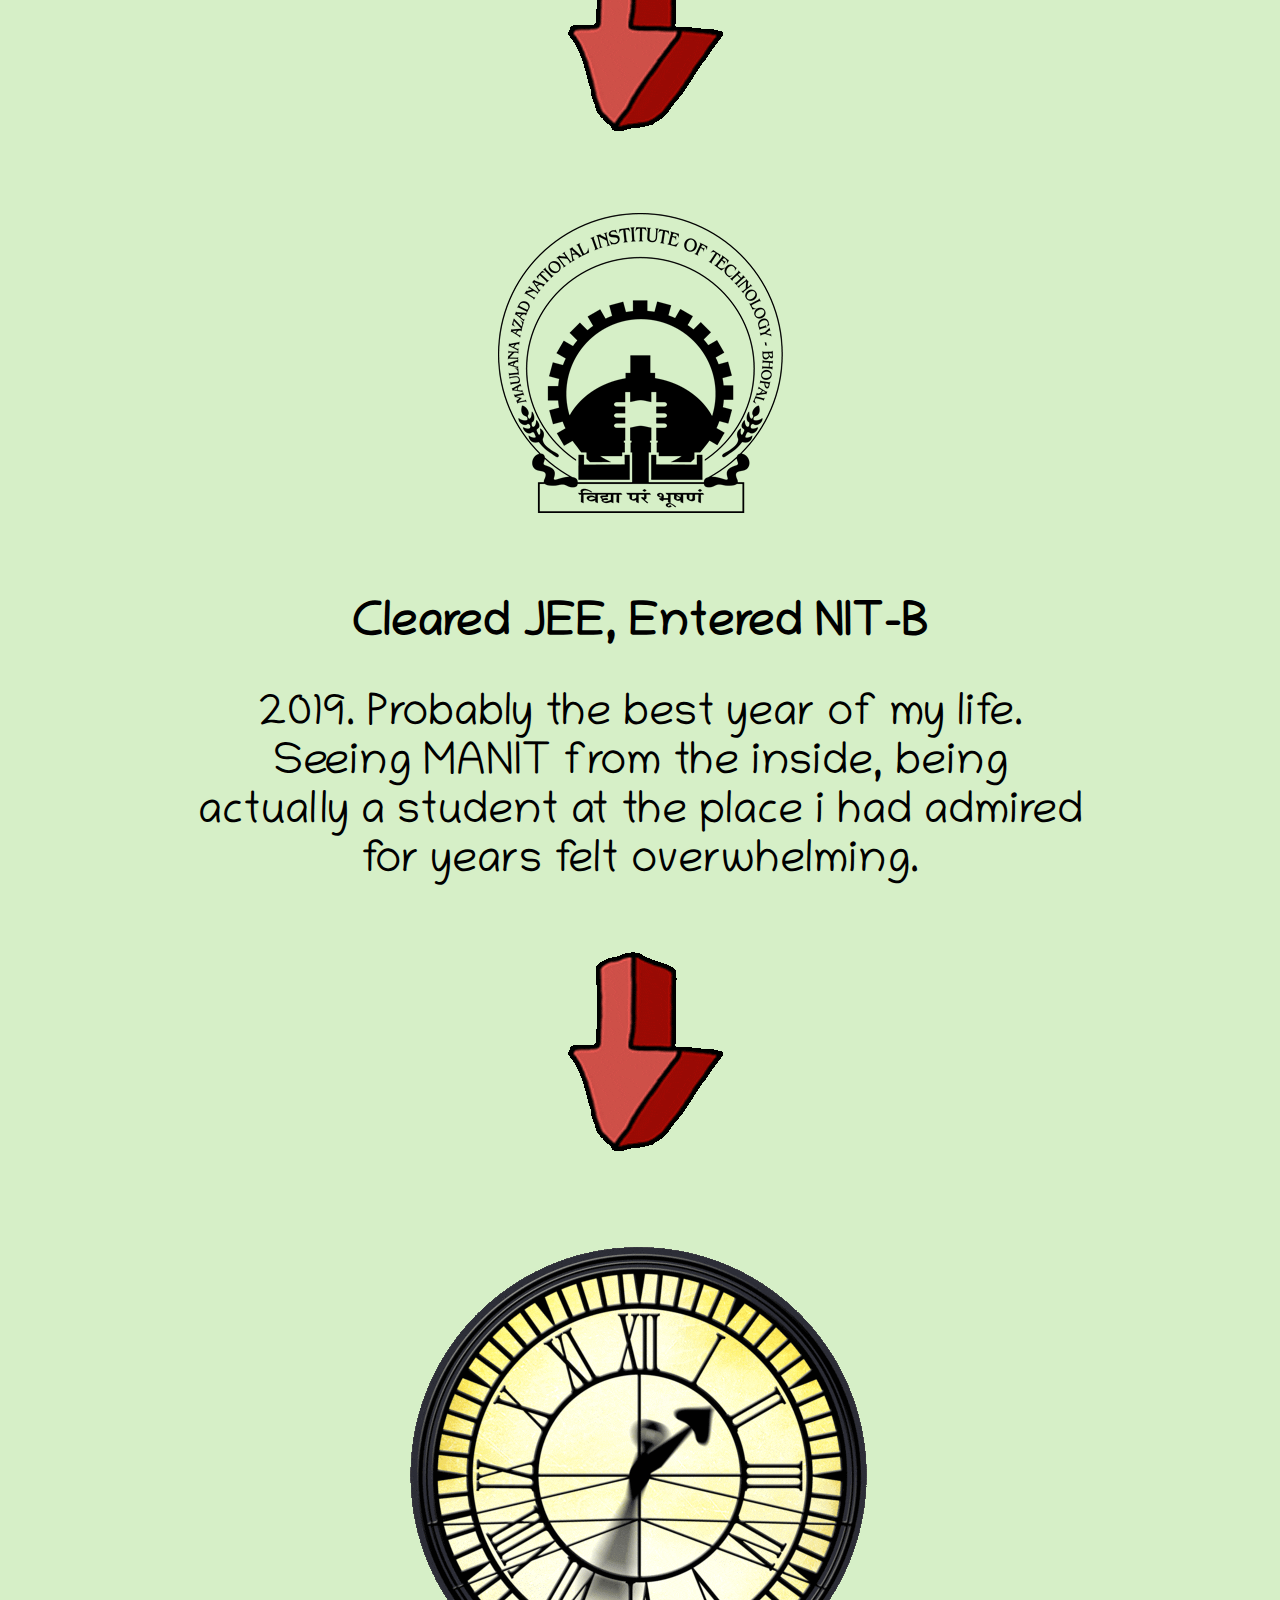
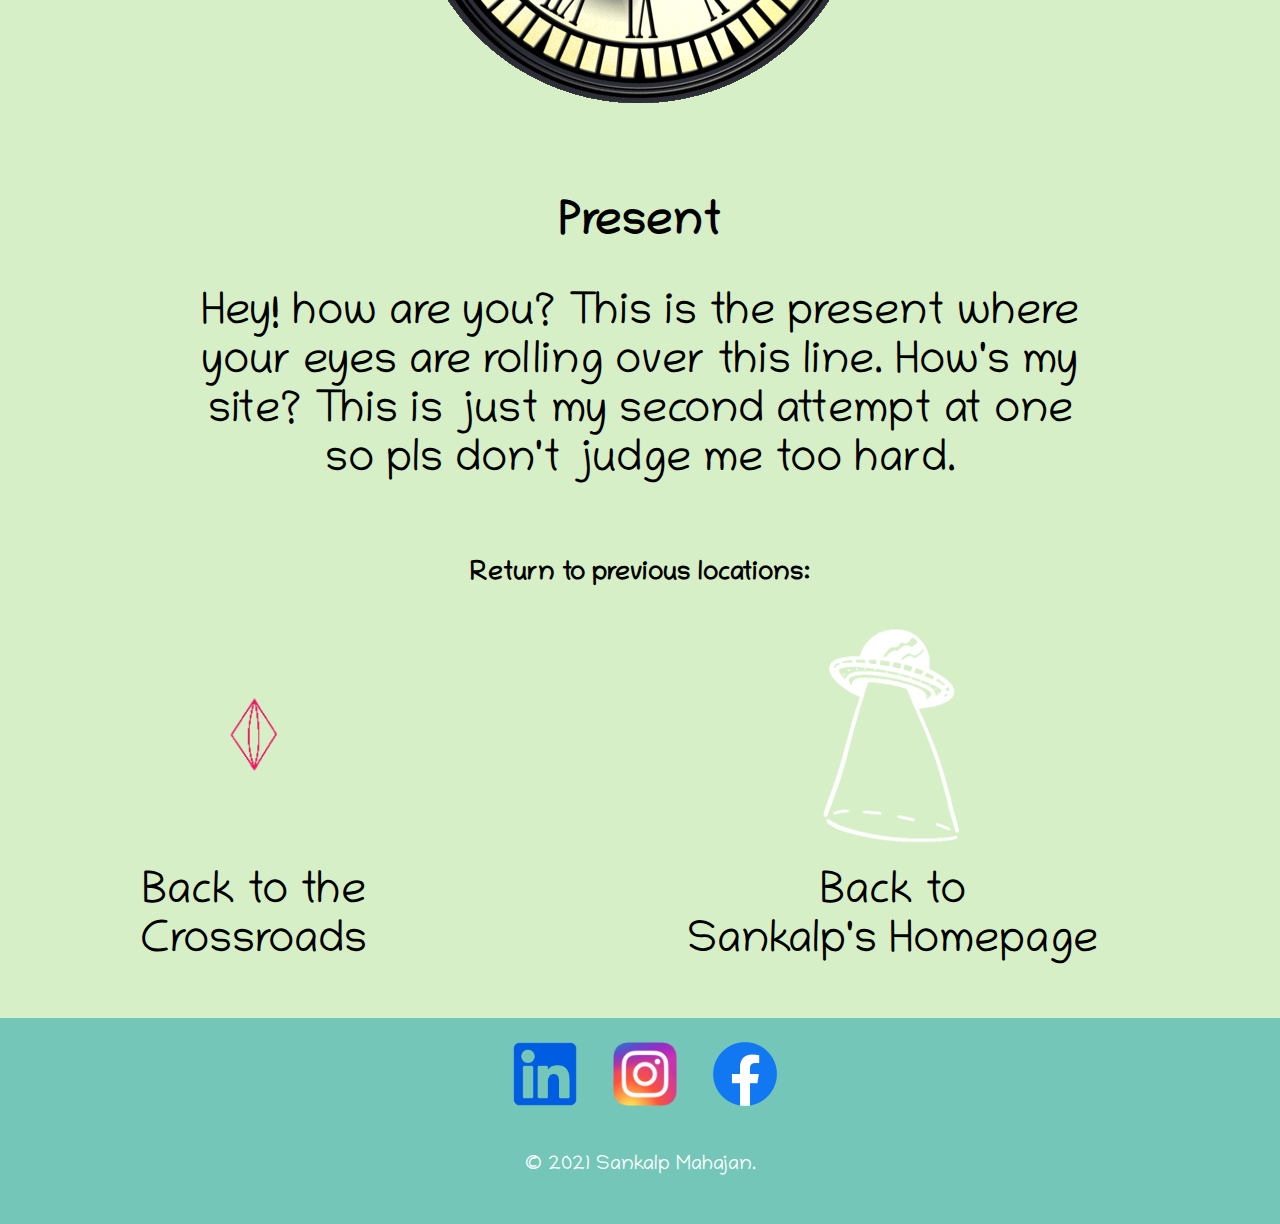
<file: timeline.html>
﻿<!DOCTYPE html>
<html lang="en" dir="ltr">

<head>
  <meta charset="utf-8">
  <title>Sankalp's TimeChart</title>
  <link rel="icon" href="favicon.ico">
  <link rel="stylesheet" href="css/menu-styles.css">
  <link rel="preconnect" href="https://fonts.gstatic.com">
  <link href="https://fonts.googleapis.com/css2?family=Chilanka&family=Hachi+Maru+Pop&display=swap" rel="stylesheet">

</head>

<body>
  <div class="top-head">
    <br>
    <h1 id="mainhead">Sankalp's TimeChart</h1>
  </div>

  <div class="">
    <p>...</p>
    <br><br>


    <div class="timeline-subs">
      <img class="timeline-image" src="images/born.gif" alt="baby-born">
      <h5 class="timeline-heading">Born</h5>
      <p class="timeline-para">2001. Sankalp emerges into the world, crying obviously.</p>
      <img class="timeline-image" src="images/arrow.gif" alt="">
    </div>

    <div class="timeline-subs">
      <img class="timeline-image" src="images/campion.png" alt="">
      <h5 class="timeline-heading">Entered Campion</h5>
      <p class="timeline-para">2004. My school was pretty big, had a different vibe. Between the choices i had, the 3 year old me chose an all boys school. Ahh.... But other than that it was unmatched.</p>
      <img class="timeline-image" src="images/arrow.gif" alt="">
    </div>

    <div class="timeline-subs">
      <img class="timeline-image" src="images/secondry.gif" alt="">
      <h5 class="timeline-heading">Completed Primary</h5>
      <p class="timeline-para">2012. Our school had a very clear distinction b/w primary and secondry. The world beyond the primary buildings and grounds (yes it was all so big) was unknown. Being considered adults was getting into the secondry
        section.</p>
      <img class="timeline-image" src="images/arrow.gif" alt="">
    </div>

    <div class="timeline-subs">
      <img class="timeline-image" src="images/vanish.gif" alt="">
      <h5 class="timeline-heading">Left Campion, Joined GGi</h5>
      <p class="timeline-para">2017. Finally had to leave Campion to prepare for JEE at GGi. Leaving the 12 years of it all behind was tough...</p>
      <img class="timeline-image" src="images/arrow.gif" alt="">
    </div>

    <div class="timeline-subs">
      <img class="timeline-image" src="images/manit.png" alt="">
      <h5 class="timeline-heading">Cleared JEE, Entered NIT-B</h5>
      <p class="timeline-para">2019. Probably the best year of my life. Seeing MANIT from the inside, being actually a student at the place i had admired for years felt overwhelming.</p>
      <img class="timeline-image" src="images/arrow.gif" alt="">
    </div>

    <div class="timeline-subs">
      <img class="timeline-image" src="images/clock.gif" alt="">
      <h5 class="timeline-heading">Present</h5>
      <p class="timeline-para">Hey! how are you? This is the present where your eyes are rolling over this line. How's my site? This is just my second attempt at one so pls don't judge me too hard.</p>

    </div>
    <br><br>




  </div>










  <center>
    <h3>Return to previous locations: </h3>
    <table class="endtable">
      <tr>
        <td><a href="crossroads.html"><img class="end-portal" src="images/portal4.gif" alt=""></a></td>
        <td><a href="index.html"><img class="end-portal" src="images/beam.gif" alt=""></a></td>
      </tr>

      <tr>
        <td>Back to the<br>Crossroads</td>
        <td>Back to<br>Sankalp's Homepage</td>
      </tr>
    </table>
    <br><br>
  </center>


  <div class="bottom-container">
    <br>
    <a class="footer-link" href="https://in.linkedin.com/in/sankalp-mahajan-31408a204?trk=people-guest_people_search-card"><img class="contact-images" src="images/linkedin.png" alt="linkedin"></a>
    <a class="footer-link" href="https://z-p42.www.instagram.com/snklp1/"><img class="contact-images" src="images/insta.png" alt="instagram"></a>
    <a class="footer-link" href="https://www.facebook.com/sankalp.mahajan.104"><img class="contact-images" src="images/fb.png" alt="facebook"></a>
    <p class="copyr">© 2021 Sankalp Mahajan.</p>
    <br><br>
  </div>


</body>

</html>
</file>
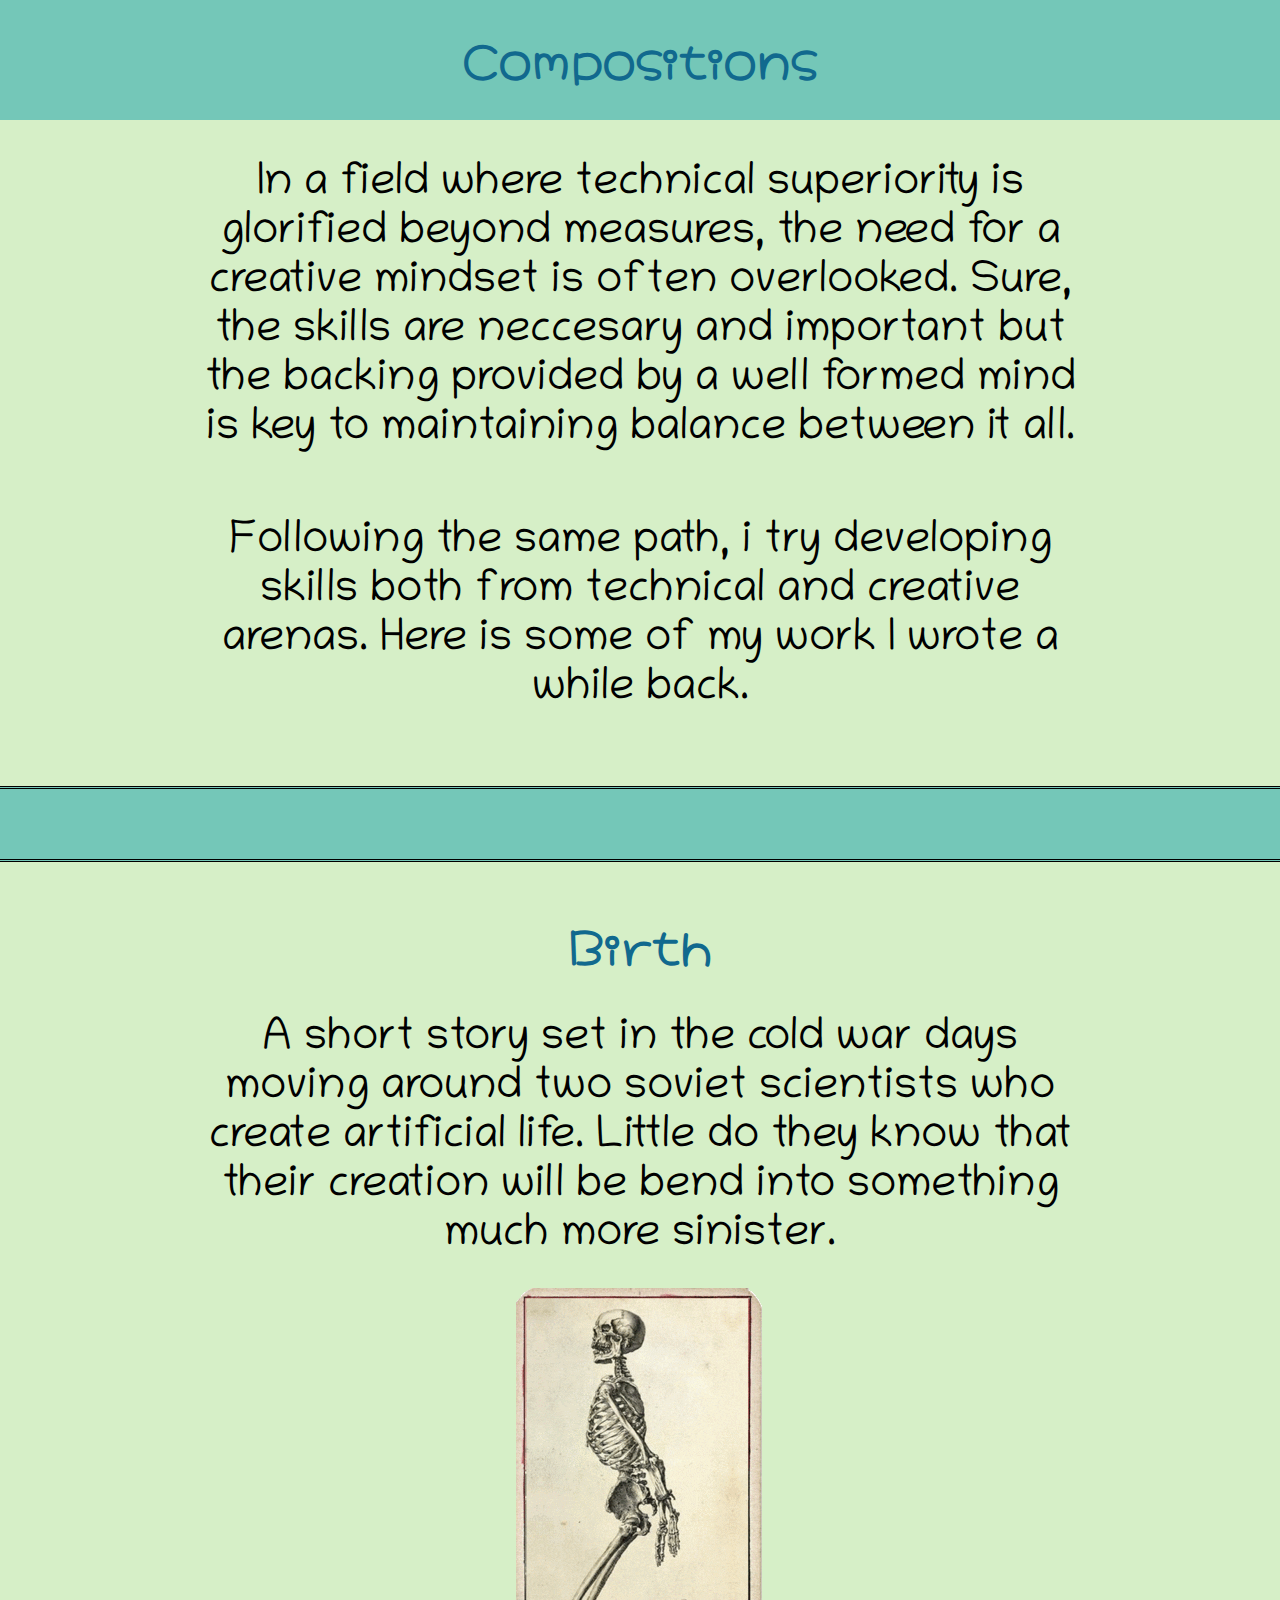
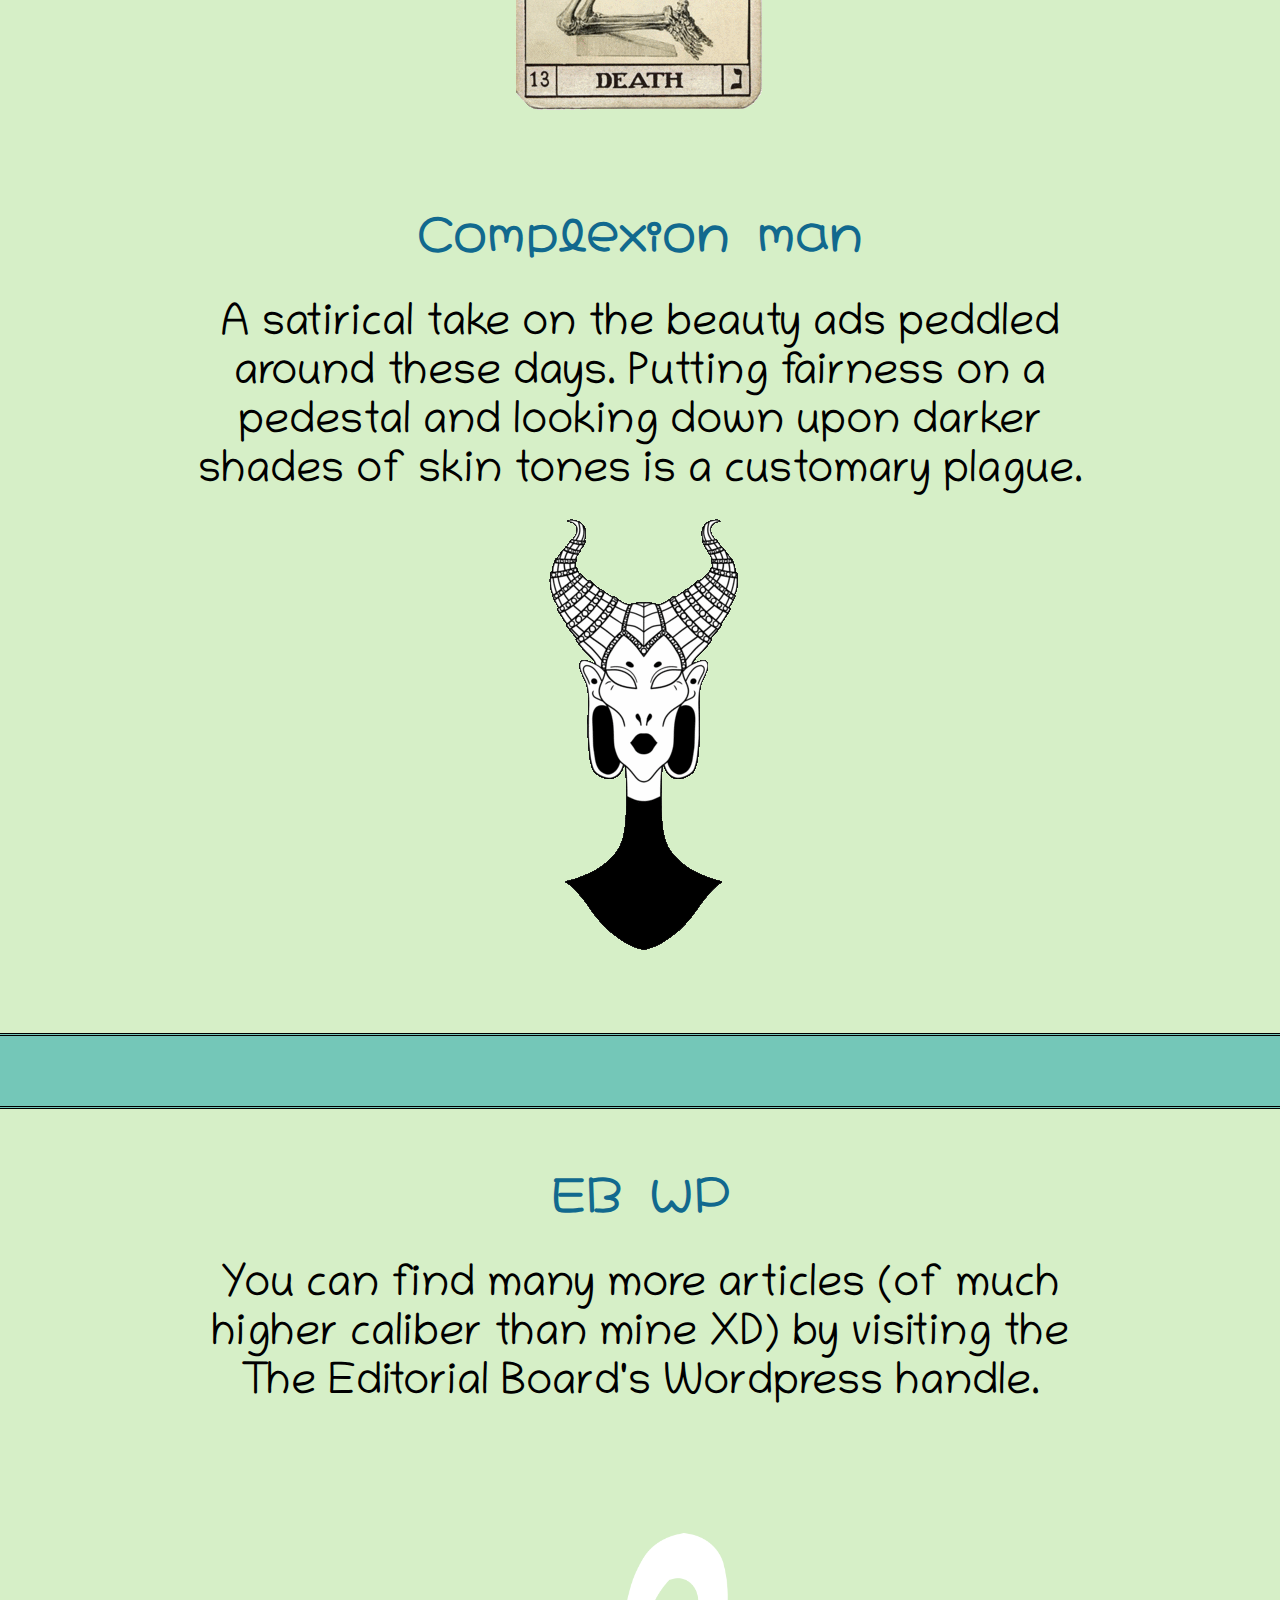
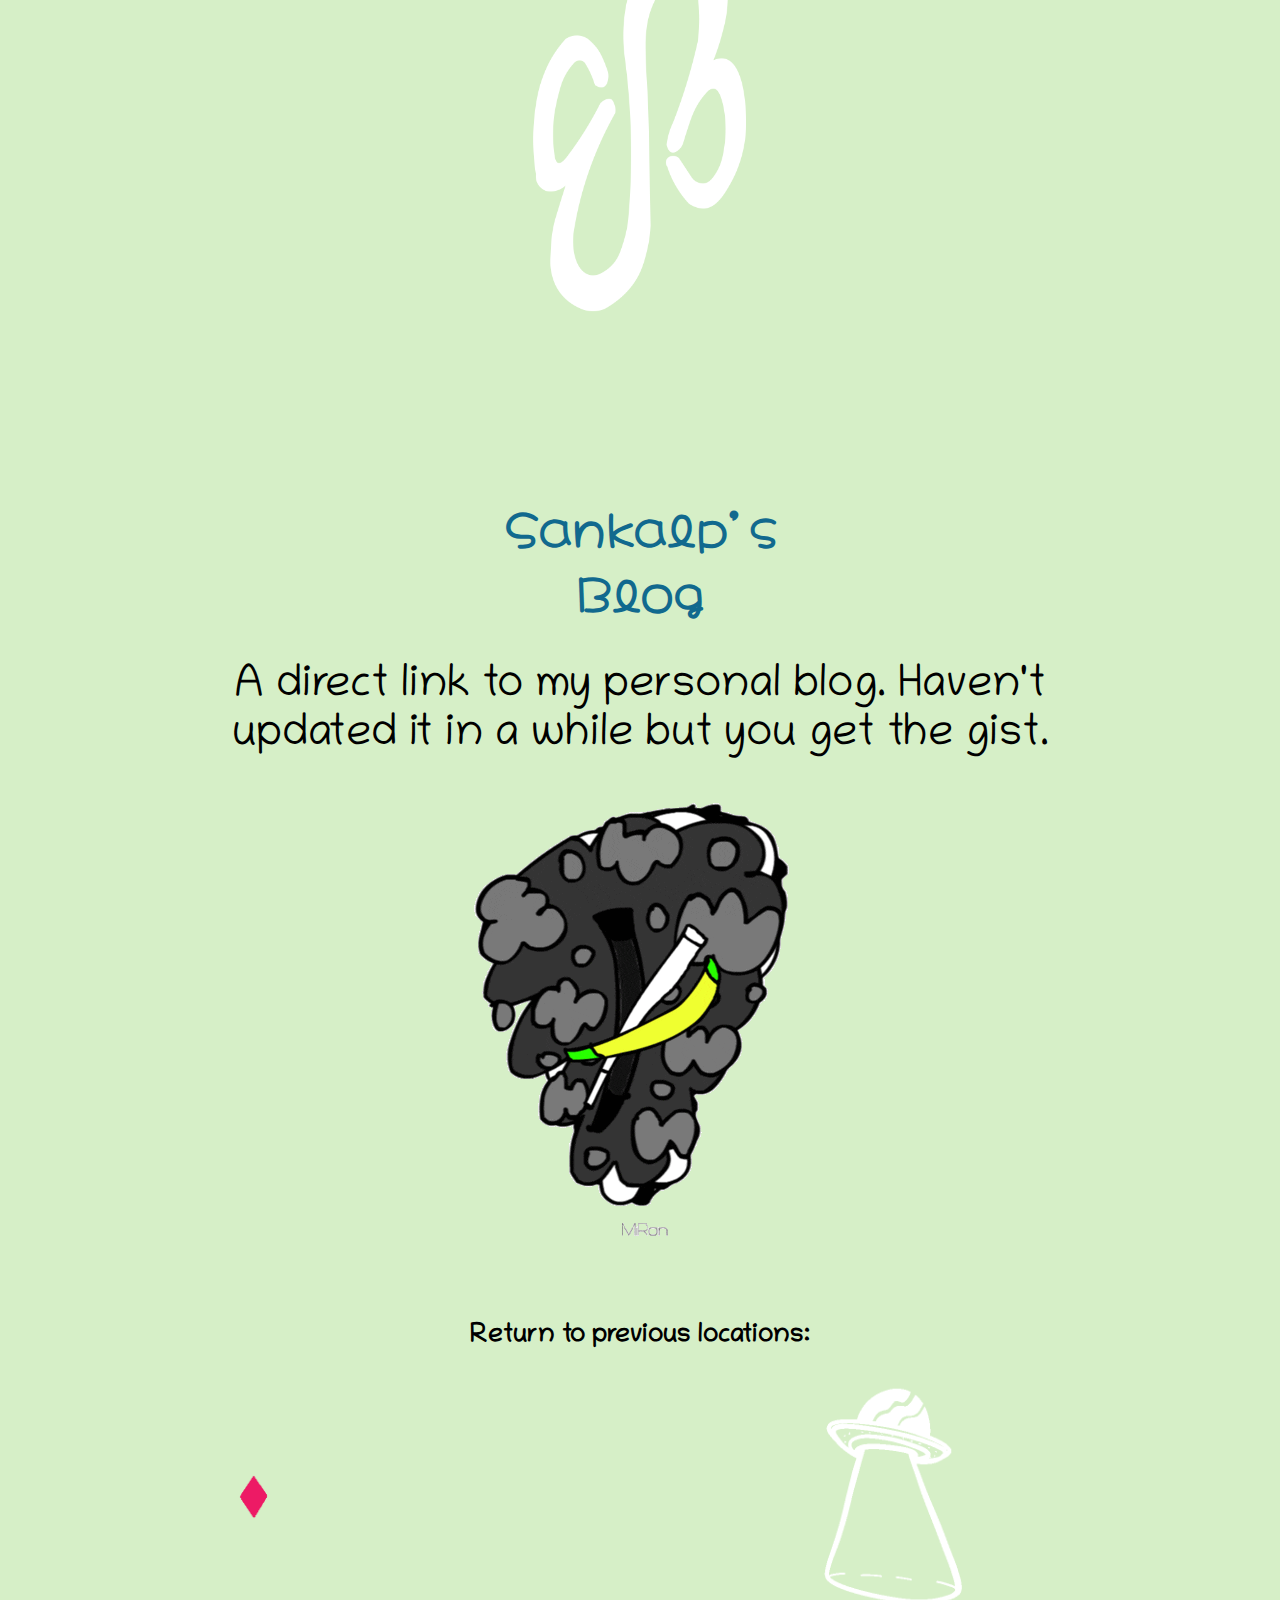
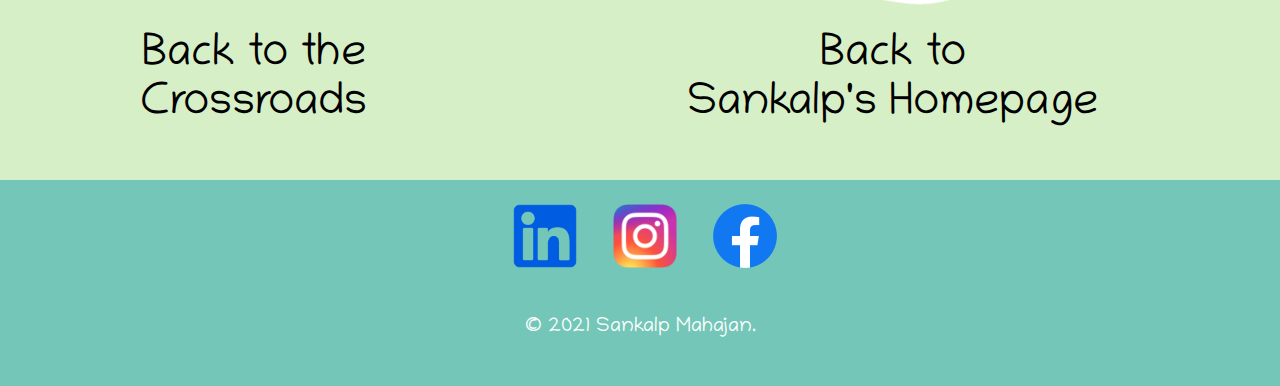
<file: writer.html>
﻿<!DOCTYPE html>
<html lang="en" dir="ltr">
  <head>
    <meta charset="utf-8">
    <title>Sankalp's compositions</title>
    <link rel="icon" href="favicon.ico">
    <link rel="stylesheet" href="css/menu-styles.css">
    <link rel="preconnect" href="https://fonts.gstatic.com">
    <link href="https://fonts.googleapis.com/css2?family=Chilanka&family=Hachi+Maru+Pop&display=swap" rel="stylesheet">
  </head>
  <body>
    <div class="top-head">
      <br>
      <h1 id="mainhead">Compositions</h1>
    </div>

    <p>In a field where technical superiority is glorified beyond measures, the need for a creative mindset is often overlooked. Sure, the skills are neccesary and important but the backing provided by a well formed mind is key to maintaining balance between it all.</p>
<br>
<p>Following the same path, i try developing skills both from technical and creative arenas. Here is some of my work I wrote a while back.</p>
<br><br>

<br>
<div id="ribbon-crossroad">
</div>
<br><br>


<div class="portal-crossroads">
  <h2>Birth</h2>
  <p>A short story set in the cold war days moving around two soviet scientists who create artificial life. Little do they know that their creation will be bend into something much more sinister.</p>
  <a href="https://snklp1.blogspot.com/2020/09/birth.html"><img src="images/death1.gif" alt="Writer-gigs"></a>

</div>
<br><br>


<div class="portal-crossroads">
  <h2>Complexion man</h2>
  <p>A satirical take on the beauty ads peddled around these days. Putting fairness on a pedestal and looking down upon darker shades of skin tones is a customary plague.</p>
  <a href="https://snklp1.blogspot.com/2020/08/blogg-4-complexionman.html"><img src="images/compm.gif" alt="Writer-gigs"></a>

</div>
<br>

<br>
<div id="ribbon-crossroad">
</div>
<br><br>



<div class="portal-crossroads">
  <h2>EB WP</h2>
  <p>You can find many more articles (of much higher caliber than mine XD) by visiting the The Editorial Board's Wordpress handle.</p>
  <a href="https://edboardmanit.wordpress.com/"><img id="eblogo" src="images/edboard.png" alt="Writer-gigs"></a>

</div>
<br><br>


<div class="portal-crossroads">
  <h2>Sankalp's<br>Blog</h2>
  <p>A direct link to my personal blog. Haven't updated it in a while but you get the gist.</p>
  <a href="https://snklp1.blogspot.com/"><img src="images/blog.gif" alt="Writer-gigs"></a>

</div>
<br><br>










<center>
  <h3>Return to previous locations: </h3>
  <table class="endtable">
    <tr>
      <td><a href="crossroads.html"><img class="end-portal" src="images/portal4.gif" alt=""></a></td>
      <td><a href="index.html"><img class="end-portal" src="images/beam.gif" alt=""></a></td>
    </tr>

    <tr>
      <td>Back to the<br>Crossroads</td>
      <td>Back to<br>Sankalp's Homepage</td>
    </tr>
  </table>
  <br><br>
</center>


<div class="bottom-container">
  <br>
  <a class="footer-link" href="https://in.linkedin.com/in/sankalp-mahajan-31408a204?trk=people-guest_people_search-card"><img class="contact-images" src="images/linkedin.png" alt="linkedin"></a>
  <a class="footer-link" href="https://z-p42.www.instagram.com/snklp1/"><img class="contact-images" src="images/insta.png" alt="instagram"></a>
  <a class="footer-link" href="https://www.facebook.com/sankalp.mahajan.104"><img class="contact-images" src="images/fb.png" alt="facebook"></a>
  <p class="copyr">© 2021 Sankalp Mahajan.</p>
  <br><br>
</div>
  </body>
</html>
</file>
<file: css/styles.css>
body {
  margin: 0;
  font-size: 100%;
  text-align: center;
  /* works only for elements which do not have a width set*/
  font-family: 'Chilanka', cursive;
  background-color: #d6efc7;

}



h1 {
  margin-top: 0;
  font-size: 3.5em;
  font-family: 'Hachi Maru Pop', cursive;
  color: #11698e;
}

h2 {
  font-size: 2.5em;
  font-family: 'Hachi Maru Pop', cursive;
  color: #11698e;
}

h3 {
  font-size: 2em;
  font-family: 'Hachi Maru Pop', cursive;
  color: #11999E;
}

h4
{
  font-size: 1.5em;
  font-family: 'Hachi Maru Pop', cursive;
  color: #11999E;
}


p {
  font-size: 1.2em;
}

.top-container {
  background-color: #a3d2ca;
}

.pythonimg {
  width: 35%;
}
.cimg
{
  width: 35%;
}
.webimg
{
  width: 35%;
}
.writeimg
{
  width: 35%;
}
.faceimg
{
  width: 25%;
  border-radius: 100%;
}

.ribbon {
  height: 100px;
  width: 100%;
  background-color: #74c7b8;
  margin: 0;
  position: relative;
  top: -34px;
}

.profile
{

}

.skills
{

}

.skill-row
{
  width: 50%;
  margin: 100px auto 100px;
}

.copyr
{
  font-style: arial;
  color: #ffffff;
  font-size: 0.9em;
}

.bottom-container
{
  background-color: #74c7b8/*#bce6eb*/;
}

#cloud1 {
  position: relative;
  top: 150px;
}

#cloud2 {
  position: relative;
  left: 200px;
}

#cloud3 {
  position: relative;
  top: 150px;
  right: 300px;
}

#cloud4 {
  position: relative;
  top: 250px;
}


#mainhead
{
  line-height: 200%;
}


#infoface
{
  width: 60%;
  margin: 10px auto 100px;
  font-size: 2.3em;
}


.contact-me
{
  margin-bottom: 100px;
}

.def-para
{
  font-size: 2.4em;
}





a:hover {
  color: gold;
}

.subtitle
{
  font-weight: normal;

}

.contact-images
{
  width: 5%;
  margin: auto 10px auto 20px;

}



hr{

  border-style: dotted none none;
  border-color: #ffffff;
  border-width: 5px;
  width: 15%;
}



.ukama
{
  margin: 70px auto 30px;
  line-height: 0.9;
  width: 80%;
}

#changer-para
{
  margin: 70px auto 30px;
  line-height: 0.9;
  width: 80%;
  font-size: 1.9em;
}

.portal
{
  width: 30%;
}


.btn {
  background: #5ac7b3;
  background-image: -webkit-linear-gradient(top, #5ac7b3, #75c7b8);
  background-image: -moz-linear-gradient(top, #5ac7b3, #75c7b8);
  background-image: -ms-linear-gradient(top, #5ac7b3, #75c7b8);
  background-image: -o-linear-gradient(top, #5ac7b3, #75c7b8);
  background-image: linear-gradient(to bottom, #5ac7b3, #75c7b8);
  -webkit-border-radius: 15;
  -moz-border-radius: 15;
  border-radius: 15px;
  -webkit-box-shadow: 3px 5px 5px #666666;
  -moz-box-shadow: 3px 5px 5px #666666;
  box-shadow: 3px 5px 5px #666666;
  font-family: Georgia;
  color: #ffffff;
  font-size: 17px;
  padding: 7px 20px 10px 20px;
  text-decoration: none;
}

.btn:hover {
  background: #03e8f0;
  background-image: -webkit-linear-gradient(top, #03e8f0, #20c1d6);
  background-image: -moz-linear-gradient(top, #03e8f0, #20c1d6);
  background-image: -ms-linear-gradient(top, #03e8f0, #20c1d6);
  background-image: -o-linear-gradient(top, #03e8f0, #20c1d6);
  background-image: linear-gradient(to bottom, #03e8f0, #20c1d6);
  text-decoration: none;
}
</file>
<file: css/menu-styles.css>
body
{
  margin: 0;
  font-size: 100%;
  text-align: center;
  /* works only for elements which do not have a width set*/
  font-size: 1.4em;
  font-family: 'Chilanka', cursive;
  background-color: #d6efc7;
}

h1
{
  font-size: 2em;
  font-family: 'Hachi Maru Pop', cursive;
  color: #11698e;
  margin-top: 0;
}

h2 {
  margin: 0 auto 0;
  font-size: 2em;
  font-family: 'Hachi Maru Pop', cursive;
  color: #11698e;
}



.top-head
{
  height: 120px;
  background-color: #74c7b8;

}

.end-portal
{
  width: 30%;
  margin: auto;
}

.fb-topimage
{
  margin-top: 50px;
  width: 30%;
}

#mainhead
{

}

p
{
  width: 70%;
  padding-top: 40px;
  margin: auto;
  font-size: 2em;
}

.stgimg
{
  margin-top: 130px;
  width: 40%;
}



a
{
  text-decoration: none;
}

a:link {
  color: #9d0191;
  background-color: none;
  text-decoration: none;
}
a:visited {
  color: pink;
  background-color: transparent;
  text-decoration: none;
}
a:hover {
  color: red;
  background-color: transparent;
  text-decoration: underline;
}
a:active {
  color: yellow;
  background-color: transparent;
  text-decoration: underline;
}
/* fav books section*/

.booksimage
{
  float: none;
  width: 15%;
  margin: auto;
}

#book1
{
  text-align: left;
  margin: auto;
}

#topimageofmenu
{
  margin-top: 30px;
  width: 50%;
}

.book-names
{
  margin-bottom: 1px;
}

.endtable
{
  margin-left: auto;
  margin-right: auto;
  width: 100%;
}

td {
  text-align: center;
  vertical-align: middle;
  font-size: 2em;
  padding: none;

}

.timelineheadimage
{
  width: 30%;
}




/* crossroad only commands*/

.cr-top
{
  background-color: #a3d2ca;
}

.marqimg
{
  width: 30%;
  margin: auto;
  display: block;
  position: relative;

}


#mcloud1
{

}


#mcloud2
{

}

#mcloud3
{

}

#crossroads-heading
{
  font-size: 2.5em;
  font-weight: 600;
}

#ribbon-crossroad
{
  background-color: #74c7b8;
  height: 70px;
  border-bottom-style: double;
  border-top-style: double;
}







.bottom-container
{
  background-color: #74c7b8/*#bce6eb*/;
}
.contact-images
{
  width: 5%;
  margin: auto 10px auto 20px;

}
.copyr
{
  font-style: arial;
  color: #ffffff;
  font-size: 0.9em;
}



/*Timeline*/

.timeline-heading
{
  font-size: 2.1em;
  font-family: 'Chilanka', cursive;
  margin-bottom: 0;
}

.timeline-images
{
  width=30%;
}

.song-img
{
  width: 30%;
}

.anime-heading
{
  font-size: 2.1em;
  font-family: 'Chilanka', cursive;
  margin-bottom: 0;
}

.anime-image
{
  width: 40%;
}

#eblogo
{
  width: 49%;
}

/*#fma-image
{
  width: 10%;
}*/

.anime-websites
{
  width: 29%;
}
</file>
